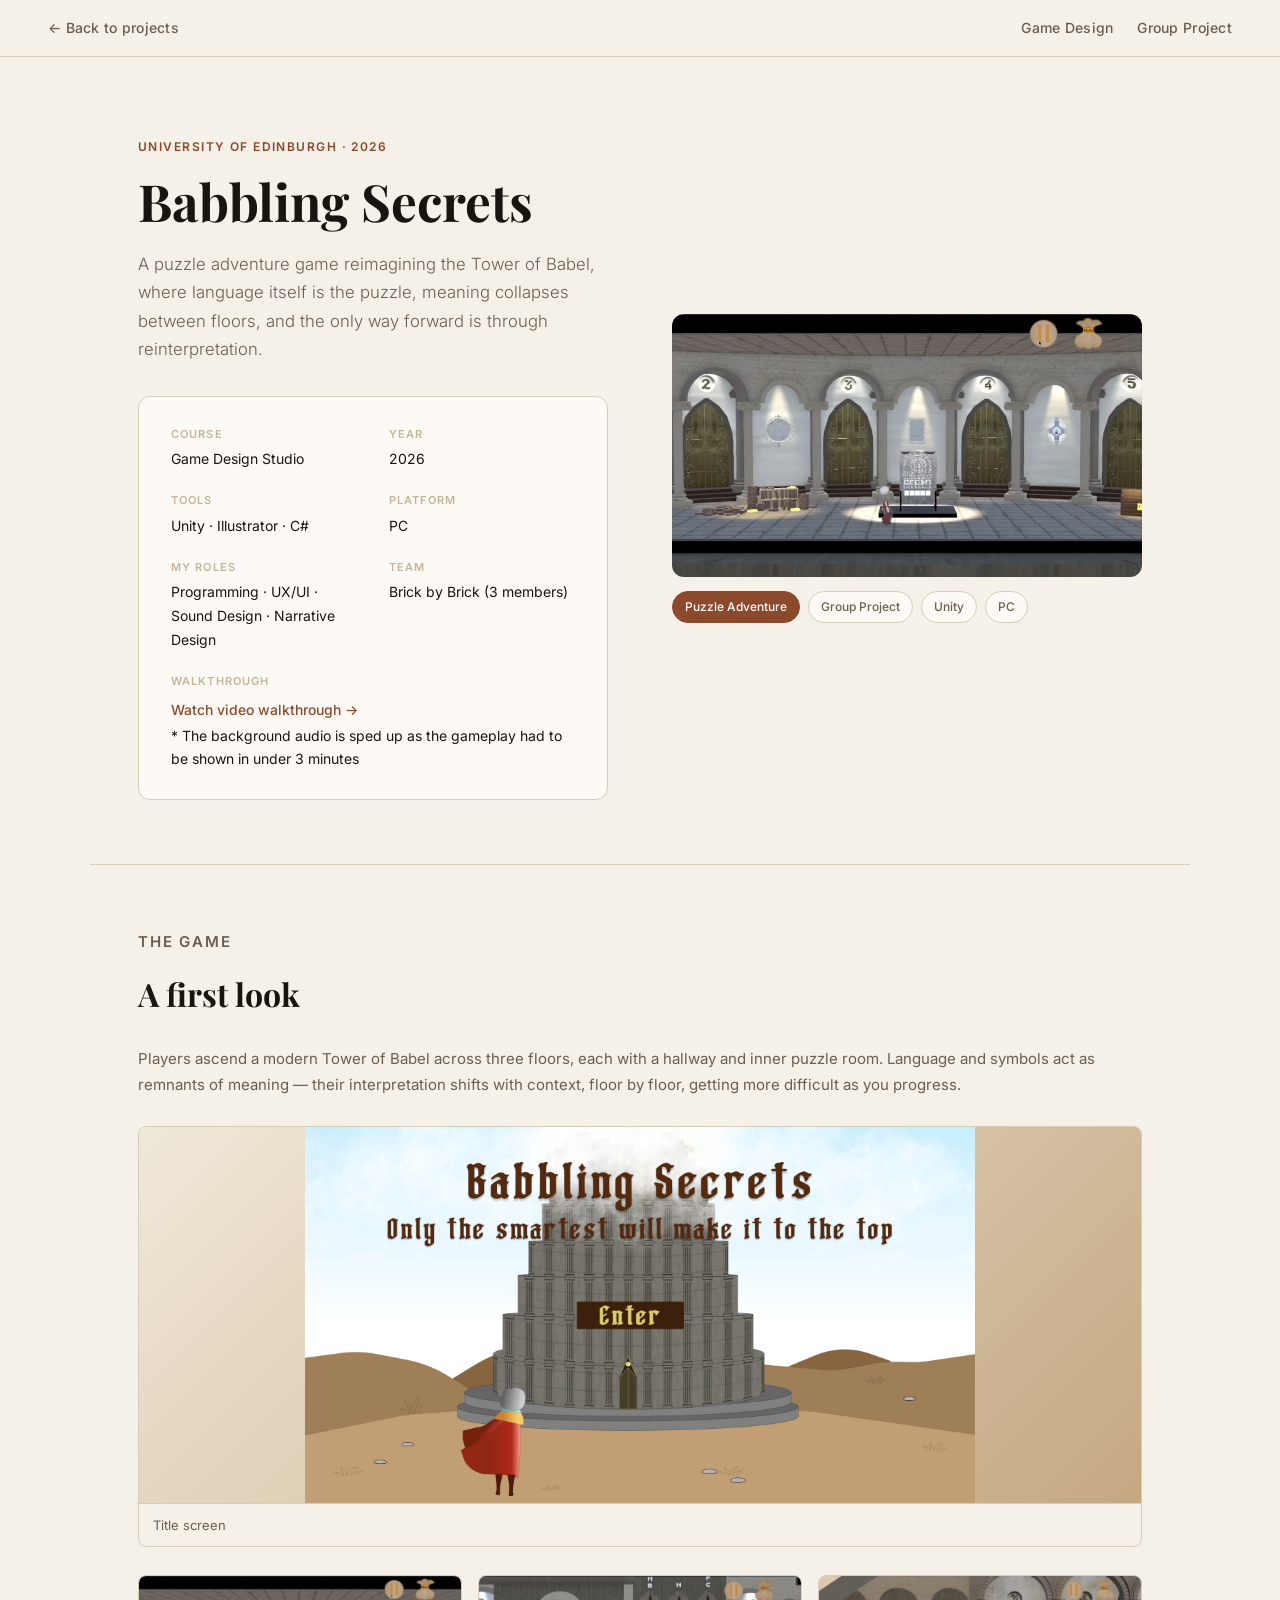
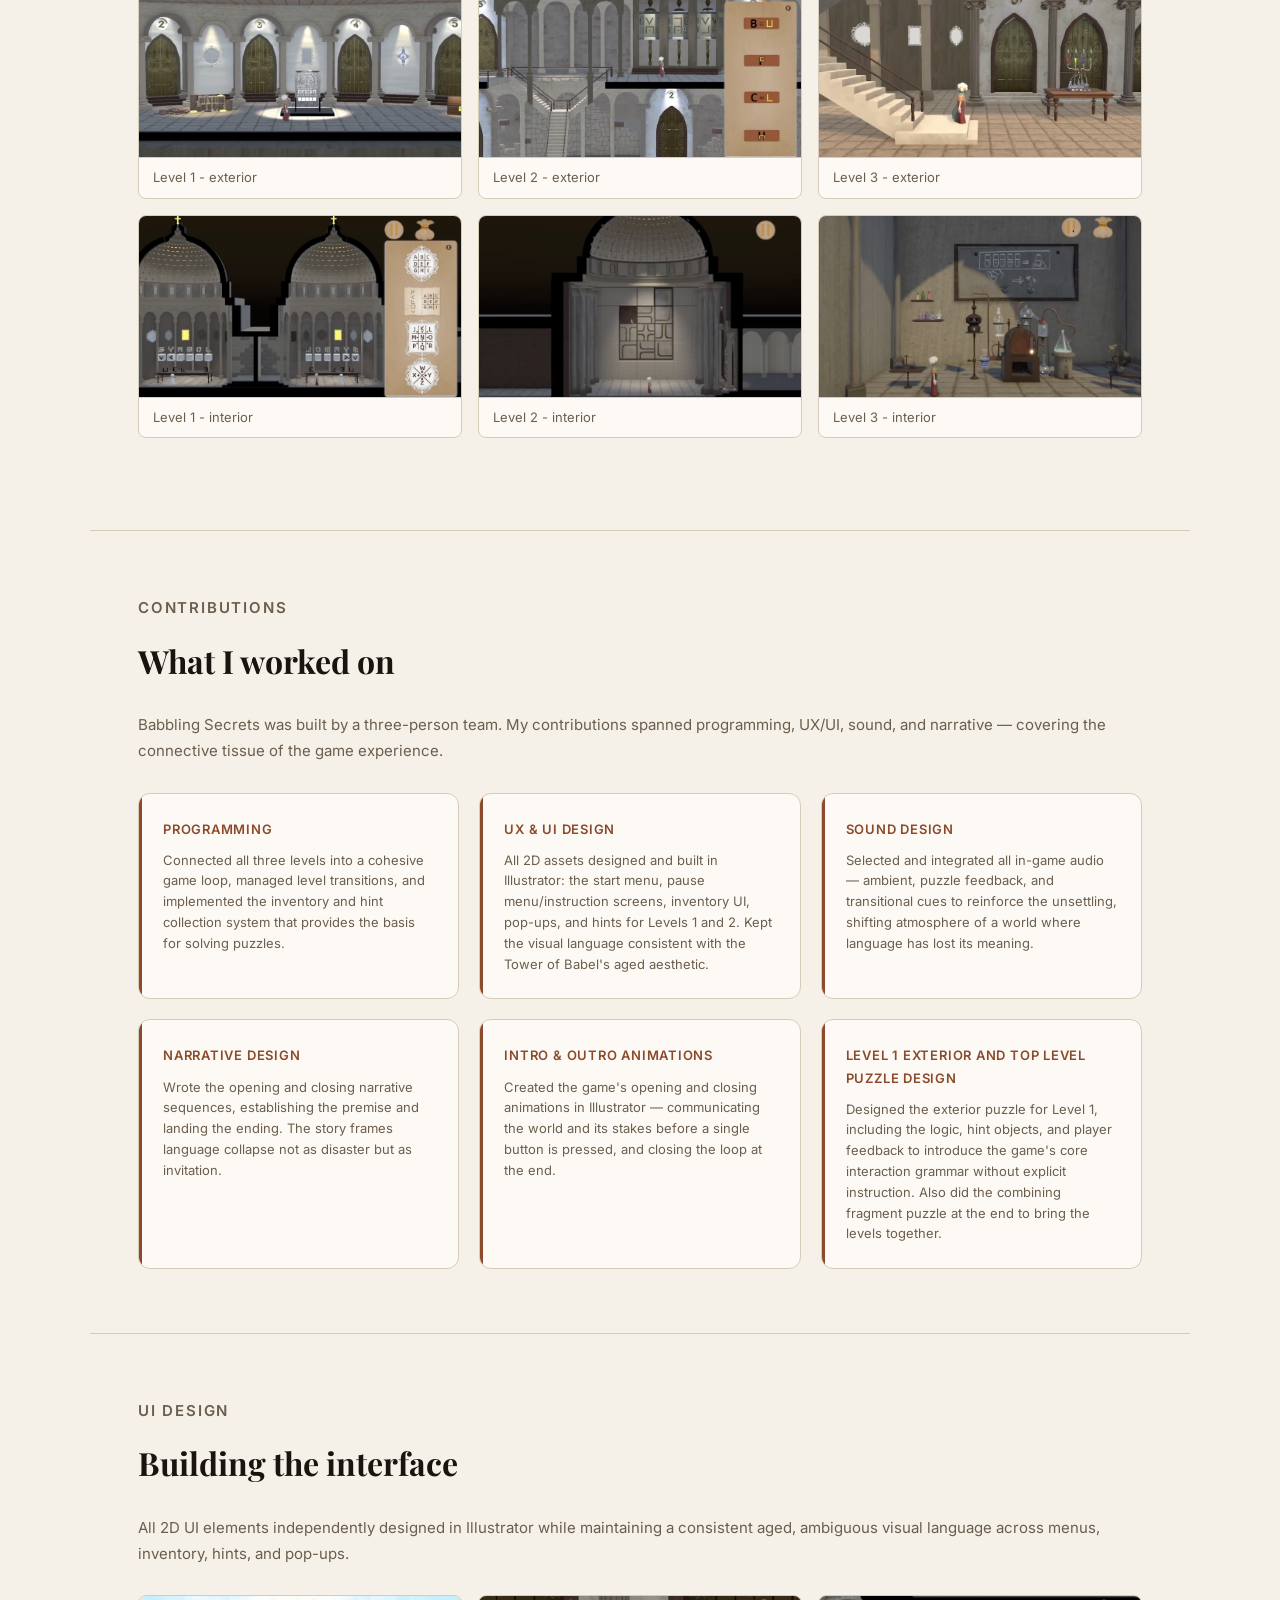
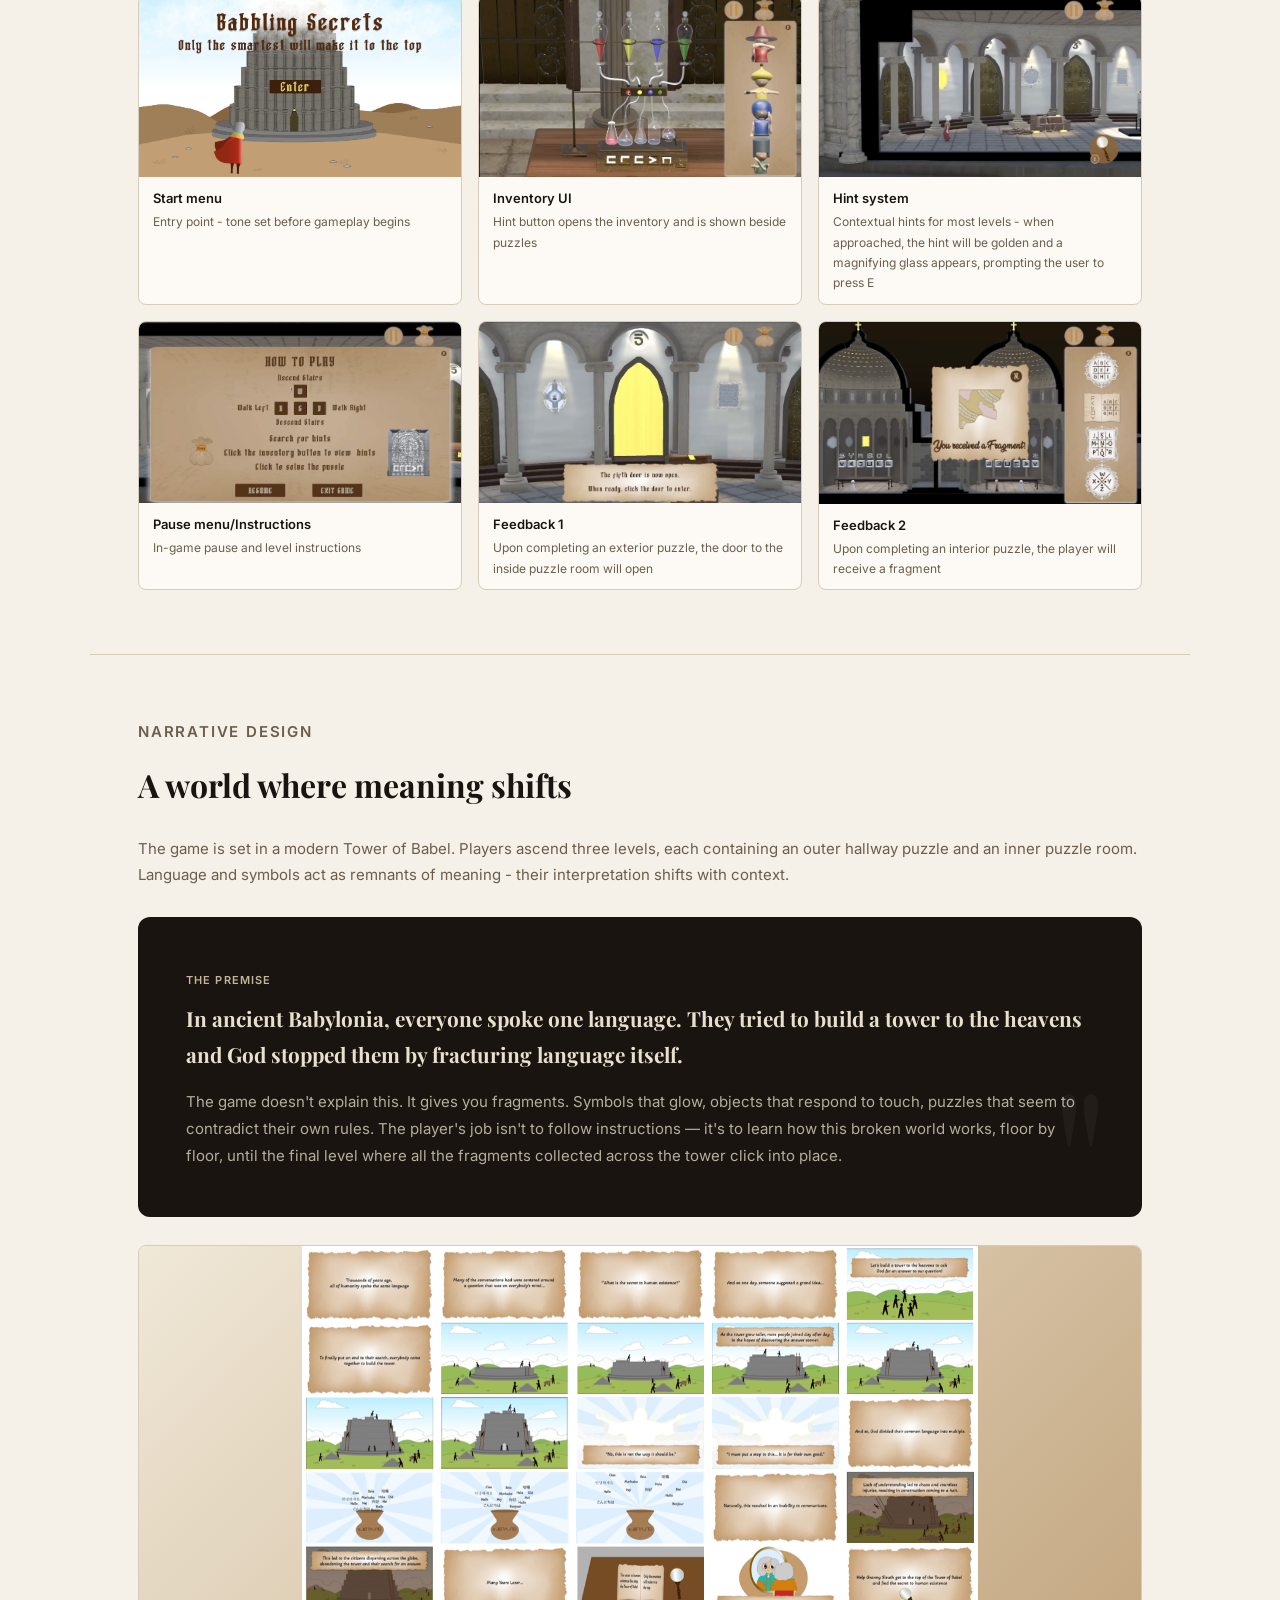
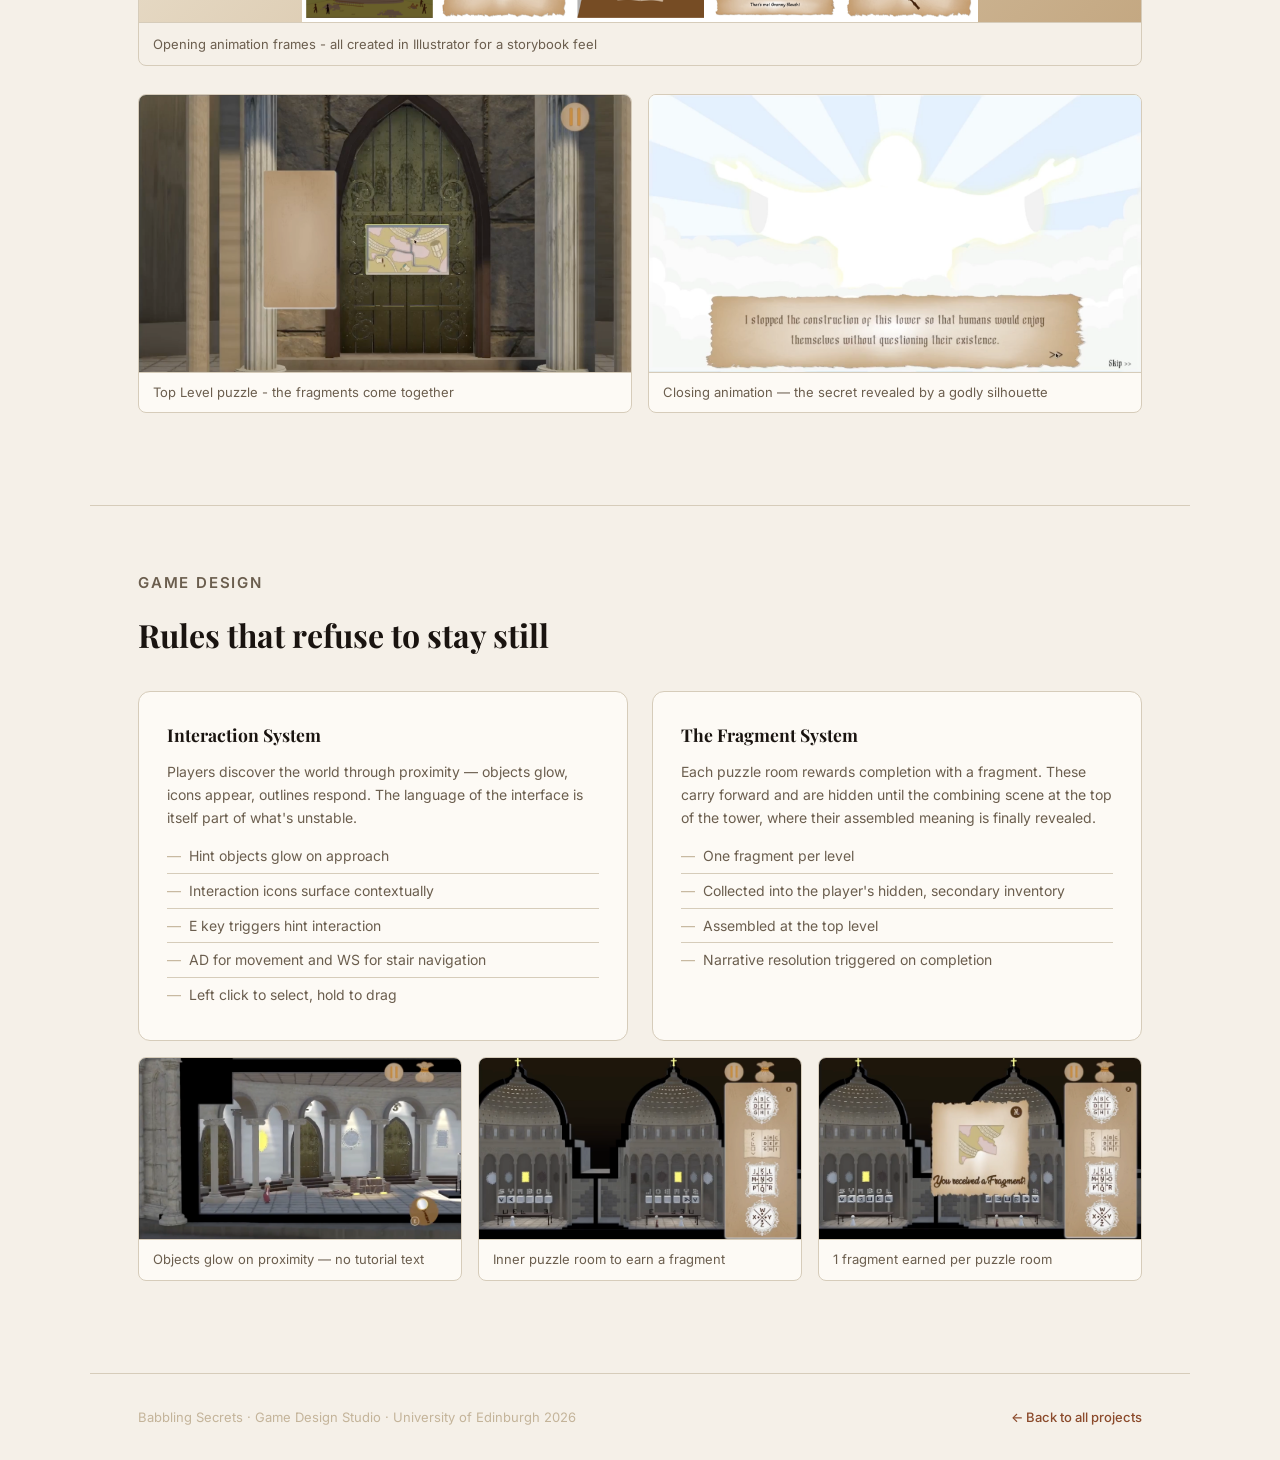
<file: babblingsecrets.html>
<!DOCTYPE html>
<html lang="en">
<head>
  <meta charset="UTF-8"/>
  <meta name="viewport" content="width=device-width, initial-scale=1.0"/>
  <title>Babbling Secrets</title>
  <link href="https://fonts.googleapis.com/css2?family=Playfair+Display:ital,wght@0,700;1,400&family=Inter:wght@300;400;500;600&display=swap" rel="stylesheet"/>
  <style>
    *, *::before, *::after { box-sizing: border-box; margin: 0; padding: 0; }

    :root {
      --sand:      #E8E0CF;
      --parchment: #F5F0E8;
      --stone:     #C4B49A;
      --ink:       #1A1410;
      --rust:      #8B4A2B;
      --muted:     #6B5E4E;
      --card-bg:   #FDFAF5;
      --border:    #D6CCBA;
      --bg-dark:   #1A1410;
    }

    html { scroll-behavior: smooth; }
    body { font-family: 'Inter', sans-serif; background: var(--parchment); color: var(--ink); line-height: 1.7; }

    /* ── NAV ── */
    nav {
      position: sticky; top: 0; z-index: 100;
      background: var(--parchment); border-bottom: 1px solid var(--border);
      padding: 16px 48px;
      display: flex; justify-content: space-between; align-items: center;
    }
    nav a { text-decoration: none; color: var(--muted); font-size: 14px; font-weight: 500; letter-spacing: 0.02em; transition: color 0.2s; }
    nav a:hover { color: var(--rust); }
    .nav-right { display: flex; gap: 24px; }

    /* ── HERO ── */
    .hero {
      padding: 80px 48px 64px; max-width: 1100px; margin: 0 auto;
      display: grid; grid-template-columns: 1fr 1fr;
      gap: 64px; align-items: center;
    }
    .hero-eyebrow { font-size: 12px; font-weight: 600; letter-spacing: 0.12em; text-transform: uppercase; color: var(--rust); margin-bottom: 16px; }
    .hero h1 { font-family: 'Playfair Display', serif; font-size: clamp(2.4rem, 4vw, 3.6rem); font-weight: 700; line-height: 1.1; margin-bottom: 20px; color: var(--ink); }
    .hero-desc { font-size: 1.05rem; color: var(--muted); line-height: 1.7; margin-bottom: 32px; font-weight: 300; }

    .meta-card { background: var(--card-bg); border: 1px solid var(--border); border-radius: 12px; padding: 28px 32px; display: grid; grid-template-columns: 1fr 1fr; gap: 20px 32px; }
    .meta-item label { display: block; font-size: 11px; font-weight: 600; letter-spacing: 0.1em; text-transform: uppercase; color: var(--stone); margin-bottom: 4px; }
    .meta-item p { font-size: 14px; color: var(--ink); }
    .meta-item.full { grid-column: 1 / -1; }
    .meta-link { display: inline-flex; align-items: center; gap: 6px; font-size: 14px; color: var(--rust); text-decoration: none; font-weight: 500; margin-top: 4px; }
    .meta-link:hover { text-decoration: underline; }

    .hero-img-wrap { border-radius: 12px; overflow: hidden; display: flex; align-items: center; justify-content: center; }
    .hero-img-wrap img { width: 100%; height: auto; object-fit: unset; display: block; }
    .tower-placeholder { text-align: center; color: rgba(255,255,255,0.7); padding: 40px; }
    .tower-placeholder p { font-size: 13px; font-style: italic; }

    .badge-row { display: flex; gap: 8px; margin-top: 14px; flex-wrap: wrap; }
    .badge { font-size: 12px; font-weight: 500; padding: 5px 12px; border-radius: 20px; background: var(--card-bg); border: 1px solid var(--border); color: var(--muted); }
    .badge.accent { background: var(--rust); border-color: var(--rust); color: white; }

    /* ── SECTIONS ── */
    .section { max-width: 1100px; margin: 0 auto; padding: 64px 48px; border-top: 1px solid var(--border); }
    .section-eyebrow { font-size: 11px; font-weight: 600; letter-spacing: 0.12em; text-transform: uppercase; color: var(--rust); margin-bottom: 12px; }
    .section h2 { font-family: 'Playfair Display', serif; font-size: clamp(1.6rem, 2.5vw, 2.2rem); font-weight: 700; margin-bottom: 24px; color: var(--ink); }
    .section > p { color: var(--muted); font-size: 15px; line-height: 1.75; max-width: 1100px; }

    /* ── IMAGE GRIDS ── */
    .img-grid-2 { display: grid; grid-template-columns: 1fr 1fr; gap: 16px; margin: 28px 0; }
    .img-grid-3 { display: grid; grid-template-columns: repeat(3,1fr); gap: 16px; margin: 28px 0; }
    .img-grid-4 { display: grid; grid-template-columns: repeat(4,1fr); gap: 12px; margin: 28px 0; }

    .img-card { border-radius: 8px; overflow: hidden; border: 1px solid var(--border); background: var(--card-bg); }
    .img-card-ph { width: 100%; aspect-ratio: 16/9; background: linear-gradient(135deg, #F0E8D8, #DDD0B8); display: flex; align-items: center; justify-content: center; flex-direction: column; gap: 8px; }
    .img-card-ph.tall { aspect-ratio: 3/4; }
    .img-card-ph.square { aspect-ratio: 1/1; }
    .img-card-ph img { width: 100%; height: 100%; object-fit: cover; display: block; }
    .img-card-ph svg { width: 24px; height: 24px; stroke: var(--stone); fill: none; stroke-width: 1.5; stroke-linecap: round; opacity: 0.6; }
    .img-card-ph span { font-size: 12px; color: var(--stone); text-align: center; padding: 0 12px; font-style: italic; }
    .img-caption { padding: 10px 14px; font-size: 13px; color: var(--muted); border-top: 1px solid var(--border); line-height: 1.5; }

    .img-wide { width: 100%; border-radius: 8px; overflow: hidden; border: 1px solid var(--border); margin: 28px 0; }
    .img-wide-ph { width: 100%; aspect-ratio: 16/6; background: linear-gradient(135deg, #F0E8D8, #C4A882); display: flex; align-items: center; justify-content: center; flex-direction: column; gap: 8px; }
    .img-wide-ph img { width: 100%; height: 100%; object-fit: contain; display: block; }
    .img-wide-ph svg { width: 28px; height: 28px; stroke: var(--stone); fill: none; stroke-width: 1.5; opacity: 0.6; }
    .img-wide-ph span { font-size: 12px; color: var(--stone); font-style: italic; }
    .img-wide-caption { padding: 10px 14px; font-size: 13px; color: var(--muted); border-top: 1px solid var(--border); }

    /* ── CARDS ── */
    .two-col { display: grid; grid-template-columns: 1fr 1fr; gap: 24px; margin-top: 28px; }
    .card { background: var(--card-bg); border: 1px solid var(--border); border-radius: 12px; padding: 28px; }
    .card h3 { font-family: 'Playfair Display', serif; font-size: 1.1rem; margin-bottom: 10px; color: var(--ink); }
    .card p { font-size: 14px; color: var(--muted); line-height: 1.65; }
    .card ul { list-style: none; margin-top: 10px; }
    .card ul li { font-size: 14px; color: var(--muted); padding: 5px 0; border-bottom: 1px solid var(--border); display: flex; align-items: flex-start; gap: 8px; }
    .card ul li:last-child { border-bottom: none; }
    .card ul li::before { content: '—'; color: var(--stone); flex-shrink: 0; }

    /* ── ROLE GRID ── */
    .role-grid { display: grid; grid-template-columns: repeat(3, 1fr); gap: 20px; margin-top: 28px; }
    .role-card { background: var(--card-bg); border: 1px solid var(--border); border-radius: 12px; padding: 24px; position: relative; overflow: hidden; }
    .role-card::before { content: ''; position: absolute; top: 0; left: 0; width: 3px; height: 100%; background: var(--rust); }
    .role-card h3 { font-size: 13px; font-weight: 600; letter-spacing: 0.06em; text-transform: uppercase; color: var(--rust); margin-bottom: 10px; }
    .role-card p { font-size: 13px; color: var(--muted); line-height: 1.6; }

    /* ── NARRATIVE BOX ── */
    .narrative-box { background: var(--ink); color: var(--sand); border-radius: 12px; padding: 48px; margin-top: 28px; position: relative; overflow: hidden; }
    .narrative-box::after { content: '"'; position: absolute; bottom: -40px; right: 32px; font-family: 'Playfair Display', serif; font-size: 200px; color: rgba(255,255,255,0.04); line-height: 1; }
    .narrative-box h3 { font-family: 'Playfair Display', serif; font-size: 1.3rem; color: var(--sand); margin-bottom: 16px; }
    .narrative-box p { font-size: 15px; color: rgba(232,224,207,0.75); line-height: 1.8; max-width: 1100px; }
    .story-label { display: inline-block; font-size: 11px; font-weight: 600; letter-spacing: 0.1em; text-transform: uppercase; color: var(--stone); margin-bottom: 12px; }

    /* ── LEVEL ROW ── */
    .level-row { display: grid; grid-template-columns: repeat(4, 1fr); gap: 1px; background: var(--border); border: 1px solid var(--border); border-radius: 12px; overflow: hidden; margin-top: 28px; }
    .level-cell { background: var(--card-bg); padding: 24px 20px; }
    .level-num { font-size: 11px; font-weight: 600; letter-spacing: 0.1em; text-transform: uppercase; color: var(--stone); margin-bottom: 6px; }
    .level-cell h4 { font-family: 'Playfair Display', serif; font-size: 0.95rem; margin-bottom: 8px; color: var(--ink); }
    .level-cell p { font-size: 12px; color: var(--muted); line-height: 1.55; }
    .my-work { display: inline-block; font-size: 11px; font-weight: 600; color: var(--rust); margin-top: 10px; padding: 3px 8px; background: rgba(139,74,43,0.08); border-radius: 4px; }

    /* level image slot */
    .level-img-row { display: grid; grid-template-columns: repeat(4,1fr); gap: 12px; margin-top: 16px; }
    .level-img { border-radius: 8px; overflow: hidden; border: 1px solid var(--border); }
    .level-img-ph { width: 100%; aspect-ratio: 16/9; background: linear-gradient(135deg, #F0E8D8, #DDD0B8); display: flex; align-items: center; justify-content: center; flex-direction: column; gap: 6px; }
    .level-img-ph img { width: 100%; height: 100%; object-fit: cover; display: block; }
    .level-img-ph svg { width: 18px; height: 18px; stroke: var(--stone); fill: none; stroke-width: 1.5; opacity: 0.6; }
    .level-img-ph span { font-size: 10px; color: var(--stone); font-style: italic; text-align: center; padding: 0 4px; }
    .level-img-caption { padding: 6px 10px; font-size: 11px; color: var(--muted); border-top: 1px solid var(--border); }

    /* ── UI SHOWCASE ── */
    .ui-grid { display: grid; grid-template-columns: repeat(3,1fr); gap: 16px; margin-top: 28px; }
    .ui-card { border-radius: 8px; overflow: hidden; border: 1px solid var(--border); background: var(--card-bg); }
    .ui-img { width: 100%; background: linear-gradient(135deg, #F0E8D8, #DDD0B8); overflow: hidden; }
    .ui-img img { width: 100%; height: 100%; object-fit: contain; display: block; }
    .ui-img-ph { width: 100%; height: 100%; display: flex; align-items: center; justify-content: center; flex-direction: column; gap: 8px; }
    .ui-img-ph svg { width: 22px; height: 22px; stroke: var(--stone); fill: none; stroke-width: 1.5; opacity: 0.6; }
    .ui-img-ph span { font-size: 12px; color: var(--stone); font-style: italic; text-align: center; padding: 0 12px; }
    .ui-label { padding: 10px 14px; }
    .ui-label h4 { font-size: 13px; font-weight: 600; color: var(--ink); margin-bottom: 3px; }
    .ui-label p { font-size: 12px; color: var(--muted); }

    /* ── REFLECTION ── */
    .reflection { background: var(--card-bg); border: 1px solid var(--border); border-radius: 12px; padding: 40px; margin-top: 28px; display: grid; grid-template-columns: 1fr 1fr; gap: 40px; }
    .reflection h3 { font-family: 'Playfair Display', serif; font-size: 1.1rem; margin-bottom: 14px; color: var(--ink); }
    .reflection p { font-size: 14px; color: var(--muted); line-height: 1.7; }

    /* ── FOOTER ── */
    footer { border-top: 1px solid var(--border); padding: 32px 48px; max-width: 1100px; margin: 0 auto; display: flex; justify-content: space-between; align-items: center; }
    footer p { font-size: 13px; color: var(--stone); }
    footer a { color: var(--rust); text-decoration: none; font-size: 13px; font-weight: 500; }
    footer a:hover { text-decoration: underline; }

    /* ── RESPONSIVE ── */
    @media (max-width: 768px) {
      nav { padding: 14px 20px; }
      .hero { grid-template-columns: 1fr; gap: 40px; padding: 48px 20px 40px; }
      .section { padding: 48px 20px; }
      .two-col, .reflection { grid-template-columns: 1fr; }
      .role-grid { grid-template-columns: 1fr; }
      .level-row, .level-img-row { grid-template-columns: 1fr 1fr; }
      .img-grid-3, .ui-grid { grid-template-columns: 1fr 1fr; }
      .img-grid-4 { grid-template-columns: 1fr 1fr; }
      footer { flex-direction: column; gap: 12px; padding: 24px 20px; }
    }
    @media (max-width: 480px) {
      .img-grid-2, .img-grid-3 { grid-template-columns: 1fr; }
      .level-row, .level-img-row { grid-template-columns: 1fr; }
    }
  </style>
</head>
<body>

<!-- NAV -->
<nav>
  <a href="index.html">← Back to projects</a>
  <div class="nav-right">
    <a href="#">Game Design</a>
    <a href="#">Group Project</a>
  </div>
</nav>

<!-- HERO -->
<section class="hero">
  <div>
    <p class="hero-eyebrow">University of Edinburgh · 2026</p>
    <h1>Babbling Secrets</h1>
    <p class="hero-desc">A puzzle adventure game reimagining the Tower of Babel, where language itself is the puzzle, meaning collapses between floors, and the only way forward is through reinterpretation.</p>

    <div class="meta-card">
      <div class="meta-item">
        <label>Course</label>
        <p>Game Design Studio</p>
      </div>
      <div class="meta-item">
        <label>Year</label>
        <p>2026</p>
      </div>
      <div class="meta-item">
        <label>Tools</label>
        <p>Unity · Illustrator · C#</p>
      </div>
      <div class="meta-item">
        <label>Platform</label>
        <p>PC</p>
      </div>
      <div class="meta-item">
        <label>My Roles</label>
        <p>Programming · UX/UI · Sound Design · Narrative Design</p>
      </div>
      <div class="meta-item">
        <label>Team</label>
        <p>Brick by Brick (3 members)</p>
      </div>
      <div class="meta-item full">
        <label>Walkthrough</label>
        <a class="meta-link" href="https://media.ed.ac.uk/media/Babbling+Secrets+Walkthrough/1_z545evdo" target="_blank">Watch video walkthrough →</a>
        <br> 
        <p>* The background audio is sped up as the gameplay had to be shown in under 3 minutes</p>
      </div>
    </div>
  </div>

  <div>
    <div class="hero-img-wrap">
      <!-- Replace with: <img src="bs-hero.png" alt="Babbling Secrets screenshot"> -->
      <img src="bs_level1.png" alt="Babbling Secrets screenshot">
    </div>
    <div class="badge-row">
      <span class="badge accent">Puzzle Adventure</span>
      <span class="badge">Group Project</span>
      <span class="badge">Unity</span>
      <span class="badge">PC</span>
    </div>
  </div>
</section>

<!-- OVERVIEW SCREENSHOTS -->
<section class="section">
  <p class="section-eyebrow">The Game</p>
  <h2>A first look</h2>
  <p>Players ascend a modern Tower of Babel across three floors, each with a hallway and inner puzzle room. Language and symbols act as remnants of meaning — their interpretation shifts with context, floor by floor, getting more difficult as you progress.</p>

  <div class="img-wide">
    <div class="img-wide-ph">
      <!-- Replace with: <img src="bs-overview.png" alt="Game overview / title screen"> -->
      <img src="bs_title.png" alt="Title Screen">
    </div>
    <div class="img-wide-caption">Title screen</div>
  </div>

  <div class="img-grid-3">
    <div class="img-card">
      <div class="img-card-ph">
        <!-- Replace with: <img src="bs-level1.png" alt="Level 1 gameplay"> -->
        <img src="bs_level1.png" alt="Level 1 gameplay">
      </div>
      <div class="img-caption">Level 1 - exterior</div>
    </div>

    <div class="img-card">
      <div class="img-card-ph">
        <img src="bs_level2.png" alt="Level 2 gameplay">
      </div>
      <div class="img-caption">Level 2 - exterior</div>
    </div>

    <div class="img-card">
      <div class="img-card-ph">
        <img src="bs_level3.png" alt="Level 3 gameplay">
      </div>
      <div class="img-caption">Level 3 - exterior</div>
    </div>

    <div class="img-card">
      <div class="img-card-ph">
        <!-- Replace with: <img src="bs-level1.png" alt="Level 1 gameplay"> -->
        <img src="bs_level1in.png" alt="Level 1 gameplay">
      </div>
      <div class="img-caption">Level 1 - interior</div>
    </div>

    <div class="img-card">
      <div class="img-card-ph">
        <img src="bs_level2in.png" alt="Level 2 gameplay">
      </div>
      <div class="img-caption">Level 2 - interior</div>
    </div>

    <div class="img-card">
      <div class="img-card-ph">
        <img src="bs_level3in.png" alt="Level 3 gameplay">
      </div>
      <div class="img-caption">Level 3 - interior</div>
    </div>

    
  </div>
</section>

<!-- MY ROLES -->
<section class="section">
  <p class="section-eyebrow">Contributions</p>
  <h2>What I worked on</h2>
  <p>Babbling Secrets was built by a three-person team. My contributions spanned programming, UX/UI, sound, and narrative — covering the connective tissue of the game experience.</p>

  <div class="role-grid">
    <div class="role-card">
      <h3>Programming</h3>
      <p>Connected all three levels into a cohesive game loop, managed level transitions, and implemented the inventory and hint collection system that provides the basis for solving puzzles.</p>
    </div>
    <div class="role-card">
      <h3>UX & UI Design</h3>
      <p>All 2D assets designed and built in Illustrator: the start menu, pause menu/instruction screens, inventory UI, pop-ups, and hints for Levels 1 and 2. Kept the visual language consistent with the Tower of Babel's aged aesthetic.</p>
    </div>
    <div class="role-card">
      <h3>Sound Design</h3>
      <p>Selected and integrated all in-game audio — ambient, puzzle feedback, and transitional cues to reinforce the unsettling, shifting atmosphere of a world where language has lost its meaning.</p>
    </div>
    <div class="role-card">
      <h3>Narrative Design</h3>
      <p>Wrote the opening and closing narrative sequences, establishing the premise and landing the ending. The story frames language collapse not as disaster but as invitation.</p>
    </div>
    <div class="role-card">
      <h3>Intro & Outro Animations</h3>
      <p>Created the game's opening and closing animations in Illustrator — communicating the world and its stakes before a single button is pressed, and closing the loop at the end.</p>
    </div>
    <div class="role-card">
      <h3>Level 1 exterior and top level Puzzle Design</h3>
      <p>Designed the exterior puzzle for Level 1, including the logic, hint objects, and player feedback to introduce the game's core interaction grammar without explicit instruction. Also did the combining fragment puzzle at the end to bring the levels together. </p>
    </div>
  </div>
</section>

<!-- UI SHOWCASE -->
<section class="section">
  <p class="section-eyebrow">UI Design</p>
  <h2>Building the interface</h2>
  <p>All 2D UI elements independently designed in Illustrator while maintaining a consistent aged, ambiguous visual language across menus, inventory, hints, and pop-ups.</p>

  <div class="ui-grid">
    <div class="ui-card">
      <div class="ui-img">

        <img src="bs_title.png" alt="Start menu UI">
      </div>
      <div class="ui-label">
        <h4>Start menu</h4>
        <p>Entry point - tone set before gameplay begins</p>
      </div>
    </div>

    <div class="ui-card">
      <div class="ui-img">
        <!-- Replace with: <img src="bs-ui-inventory.png" alt="Inventory UI"> -->
        <img src="bs_inventory.png" alt="Inventory UI">
      </div>
      <div class="ui-label">
        <h4>Inventory UI</h4>
        <p>Hint button opens the inventory and is shown beside puzzles</p>
      </div>
    </div>

    <div class="ui-card">
      <div class="ui-img">
         <img src="bs_hint.png" alt="Hint UI">
      </div>
      <div class="ui-label">
        <h4>Hint system</h4>
        <p>Contextual hints for most levels - when approached, the hint will be golden and a magnifying glass appears, prompting the user to press E</p>
      </div>
    </div>

    <div class="ui-card">
      <div class="ui-img">
        <img src="bs_instructions.png" alt="Pause menu">
      </div>
      <div class="ui-label">
        <h4>Pause menu/Instructions</h4>
        <p>In-game pause and level instructions</p>
      </div>
    </div>


    <div class="ui-card">
      <div class="ui-img">
        <img src="bs_door.png" alt="Door Open">
      </div>
      <div class="ui-label">
        <h4>Feedback 1</h4>
        <p>Upon completing an exterior puzzle, the door to the inside puzzle room will open</p>
      </div>
    </div>


    <div class="ui-card">
      <div class="ui-img">
        <img src="bs_fragmentA.png" alt="Fragment Received">
      </div>
      <div class="ui-label">
        <h4>Feedback 2</h4>
        <p>Upon completing an interior puzzle, the player will receive a fragment</p>
      </div>
    </div>
  </div>

</section>

<!-- NARRATIVE -->
<section class="section">
  <p class="section-eyebrow">Narrative Design</p>
  <h2>A world where meaning shifts</h2>
  <p>The game is set in a modern Tower of Babel. Players ascend three levels, each containing an outer hallway puzzle and an inner puzzle room. Language and symbols act as remnants of meaning - their interpretation shifts with context.</p>

  <div class="narrative-box">
    <span class="story-label">The premise</span>
    <h3>In ancient Babylonia, everyone spoke one language. They tried to build a tower to the heavens and God stopped them by fracturing language itself.</h3>
    <p style="margin-top: 16px;">The game doesn't explain this. It gives you fragments. Symbols that glow, objects that respond to touch, puzzles that seem to contradict their own rules. The player's job isn't to follow instructions — it's to learn how this broken world works, floor by floor, until the final level where all the fragments collected across the tower click into place.</p>
  </div>

  <div class="img-wide">
    <div class="img-wide-ph">
      <!-- Replace with: <img src="bs-overview.png" alt="Game overview / title screen"> -->
      <img src="bs_beginningANIM.png" alt="Title Screen">
    </div>
    <div class="img-wide-caption">Opening animation frames - all created in Illustrator for a storybook feel</div>
  </div>

  <div class="img-grid-2" style="margin-top: 28px;">
    <div class="img-card">
      <div class="img-card-ph">
        <!-- Replace with: <img src="bs-intro-anim.png" alt="Intro animation"> -->
        <img src="bs_toppuzzle.png" alt="Fragment Puzzle">
      </div>
      <div class="img-caption">Top Level puzzle - the fragments come together</div>
    </div>
    <div class="img-card">
      <div class="img-card-ph">
        <!-- Replace with: <img src="bs-outro-anim.png" alt="Outro animation"> -->
        <img src="bs_outro.png" alt="Outro Screen">
      </div>
      <div class="img-caption">Closing animation — the secret revealed by a godly silhouette</div>
    </div>
  </div>
</section>

<!-- LEVEL STRUCTURE 
<section class="section">
  <p class="section-eyebrow">Game Structure</p>
  <h2>The Tower, floor by floor</h2>
  <p>Three levels plus a combining room at the top. Difficulty increases as language meanings destabilise further with each floor.</p>

  <div class="level-row">
    <div class="level-cell">
      <p class="level-num">Level 1</p>
      <h4>Inside the Tower</h4>
      <p>Interior environment. Introduces the interaction grammar through the hallway and puzzle room.</p>
      <span class="my-work">My puzzles + hints</span>
    </div>
    <div class="level-cell">
      <p class="level-num">Level 2</p>
      <h4>Outside & In</h4>
      <p>Exterior and interior sections. New spatial grammar, escalating language ambiguity.</p>
      <span class="my-work">My hints</span>
    </div>
    <div class="level-cell">
      <p class="level-num">Level 3</p>
      <h4>Outside & In</h4>
      <p>The hardest floor — language rules shift most dramatically through colour.</p>
      <span class="my-work">UI + sound</span>
    </div>
    <div class="level-cell">
      <p class="level-num">Top Level</p>
      <h4>The Combining Scene</h4>
      <p>All three fragments unite. The tower's secret is revealed. Narrative closes.</p>
      <span class="my-work">Fragment Puzzle/span>
    </div>
  </div> 

  
  <div class="level-img-row">
    <div class="level-img">
      <div class="level-img-ph">

        <svg viewBox="0 0 24 24"><rect x="3" y="3" width="18" height="18" rx="2"/></svg>
        <span>bs-lv1-shot.png</span>
      </div>
      <div class="level-img-caption">Level 1</div>
    </div>
    <div class="level-img">
      <div class="level-img-ph">

        <svg viewBox="0 0 24 24"><rect x="3" y="3" width="18" height="18" rx="2"/></svg>
        <span>bs-lv2-shot.png</span>
      </div>
      <div class="level-img-caption">Level 2</div>
    </div>
    <div class="level-img">
      <div class="level-img-ph">

        <svg viewBox="0 0 24 24"><rect x="3" y="3" width="18" height="18" rx="2"/></svg>
        <span>bs-lv3-shot.png</span>
      </div>
      <div class="level-img-caption">Level 3</div>
    </div>
    <div class="level-img">
      <div class="level-img-ph">

        <svg viewBox="0 0 24 24"><circle cx="12" cy="12" r="10"/></svg>
        <span>bs-top-shot.png</span>
      </div>
      <div class="level-img-caption">Combining room</div>
    </div>
  </div>
</section> -->

<!-- GAME DESIGN -->
<section class="section">
  <p class="section-eyebrow">Game Design</p>
  <h2>Rules that refuse to stay still</h2>

  <div class="two-col">
    <div class="card">
      <h3>Interaction System</h3>
      <p>Players discover the world through proximity — objects glow, icons appear, outlines respond. The language of the interface is itself part of what's unstable.</p>
      <ul>
        <li>Hint objects glow on approach</li>
        <li>Interaction icons surface contextually</li>
        <li>E key triggers hint interaction</li>
        <li>AD for movement and WS for stair navigation</li>
        <li>Left click to select, hold to drag</li>
      </ul>
    </div>
    <div class="card">
      <h3>The Fragment System</h3>
      <p>Each puzzle room rewards completion with a fragment. These carry forward and are hidden until the combining scene at the top of the tower, where their assembled meaning is finally revealed.</p>
      <ul>
        <li>One fragment per level</li>
        <li>Collected into the player's hidden, secondary inventory</li>
        <li>Assembled at the top level</li>
        <li>Narrative resolution triggered on completion</li>
      </ul>
    </div>
  </div>

  <div class="img-grid-3" style="margin-top: 16px;">

    <div class="img-card">
      <div class="img-card-ph">
        <!-- Replace with: <img src="bs-glow.png" alt="Glowing hint object"> -->
        <img src="bs_hint.png" alt="Glowing hint object and magnifying glass pop-up">
      </div>
      <div class="img-caption">Objects glow on proximity — no tutorial text</div>
    </div>

    <div class="img-card">
      <div class="img-card-ph">
        <!-- Replace with: <img src="bs-fragment.png" alt="Fragment item"> -->
        <img src="bs_level1in.png" alt="Inner Puzzle Room">
      </div>
      <div class="img-caption">Inner puzzle room to earn a fragment</div>
    </div>

    <div class="img-card">
      <div class="img-card-ph">
        <!-- Replace with: <img src="bs-puzzle-solve.png" alt="Puzzle being solved"> -->
        <img src="bs_fragmentA.png" alt="Fragment Received">
      </div>
      <div class="img-caption"> 1 fragment earned per puzzle room</div>
    </div>
  </div>
</section>

<!-- REFLECTION 
<section class="section">
  <p class="section-eyebrow">Reflection</p>
  <h2>What I took away</h2>
  <div class="reflection">
    <div>
      <h3>On the animations</h3>
      <p>The opening and closing animations were graded as "simple and average" — which stung, but was fair. They communicated the premise clearly but didn't take a visual risk. Looking back, I'd push the aesthetic further: the Tower of Babel is a rich visual subject and the animations played it too safe. The lesson: clarity and ambition aren't opposites.</p>
    </div>
    <div>
      <h3>On connecting systems</h3>
      <p>Wiring three separately-built levels into a single coherent game loop taught me more about Unity's scene management than any tutorial. The hardest part wasn't the code — it was making sure three people's design decisions felt like one game. That's a systems-thinking problem as much as a programming one.</p>
    </div>
  </div>
</section> -->

<!-- FOOTER -->
<footer>
  <p>Babbling Secrets · Game Design Studio · University of Edinburgh 2026</p>
  <a href="index.html">← Back to all projects</a>
</footer>

</body>
</html>
</file>
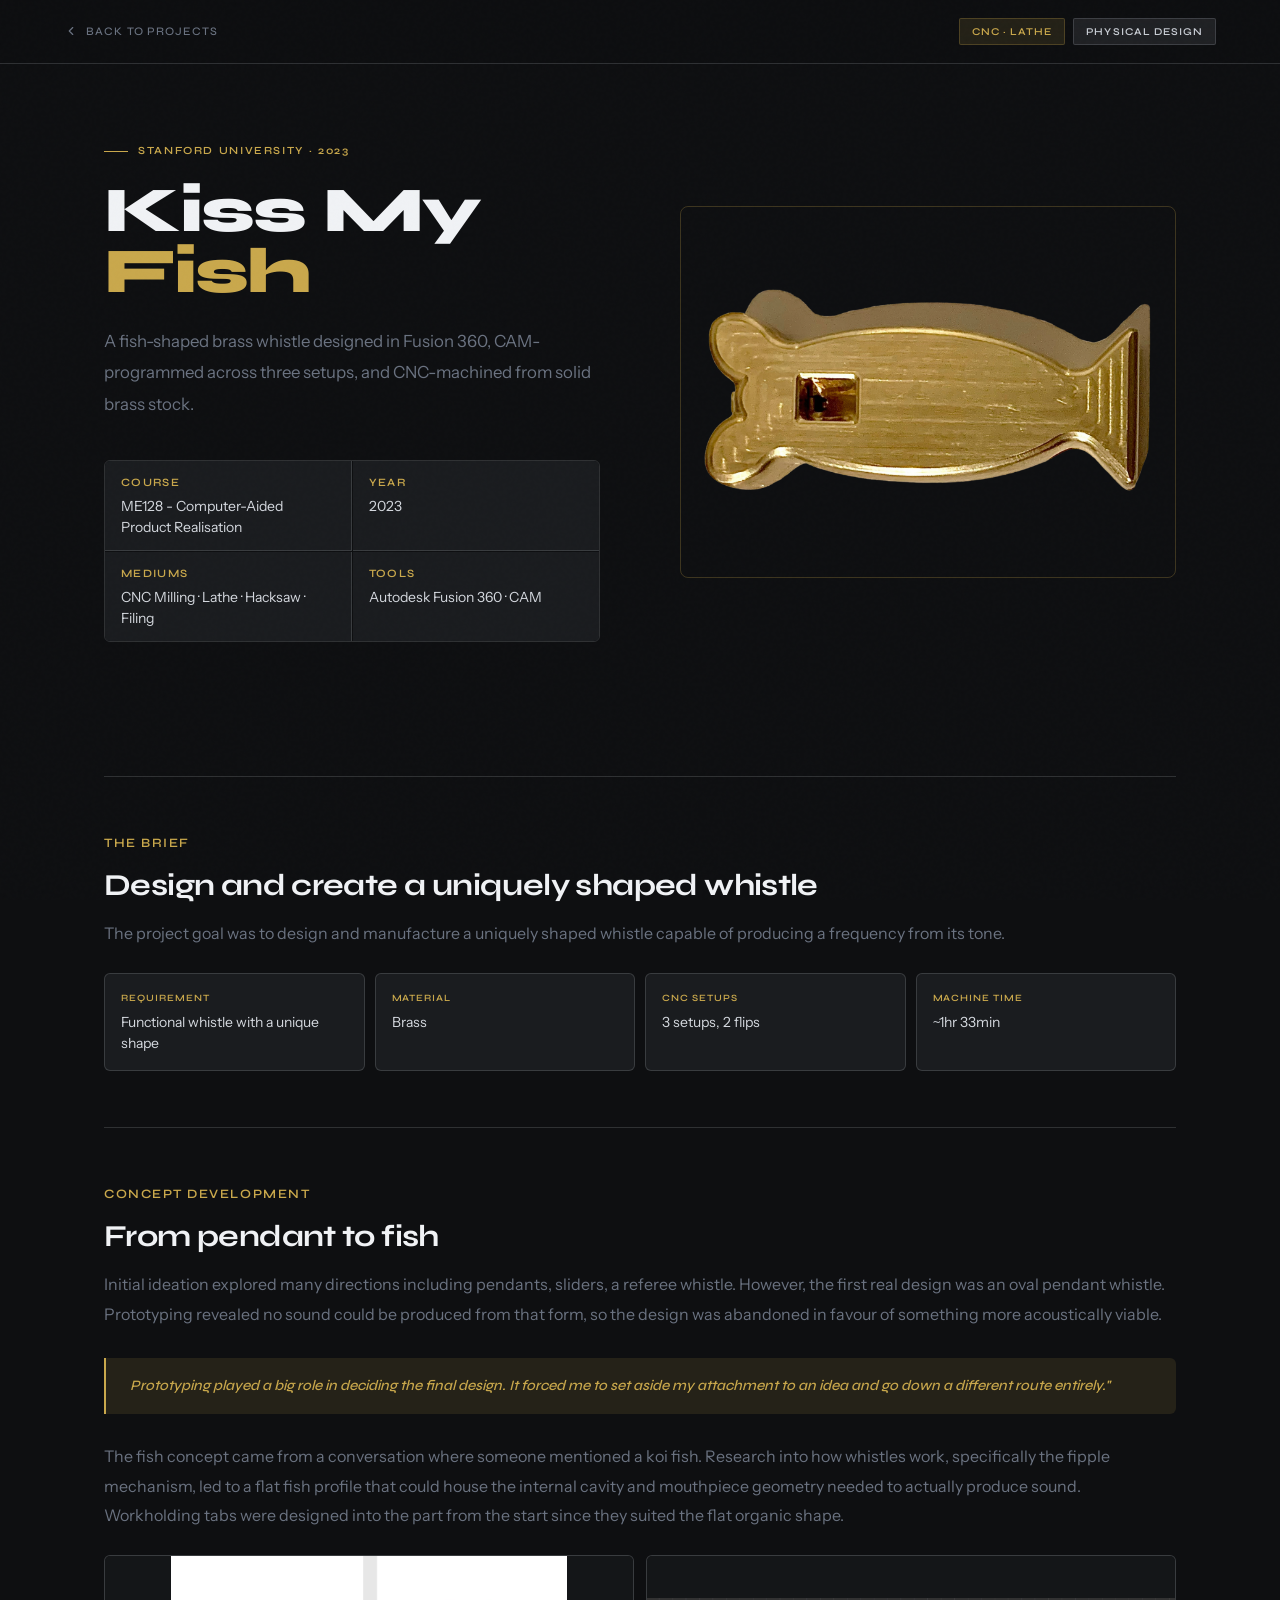
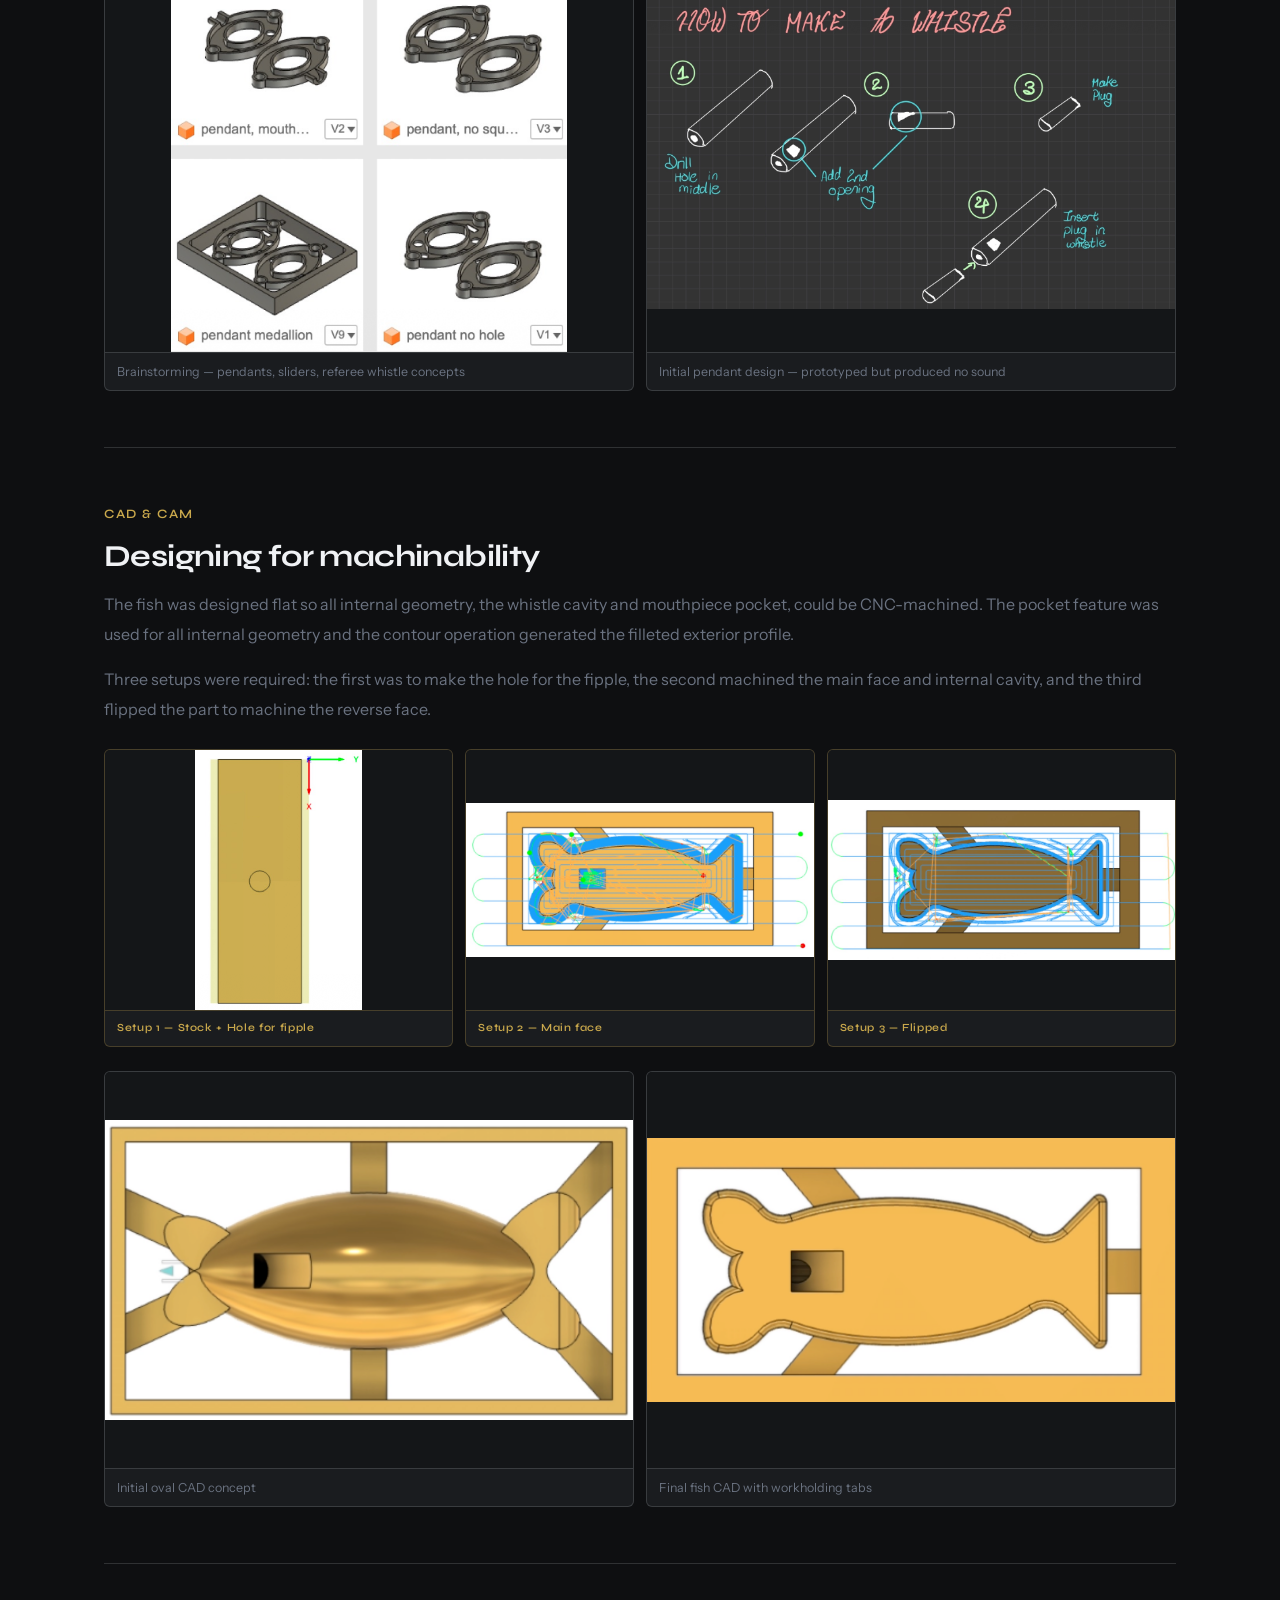
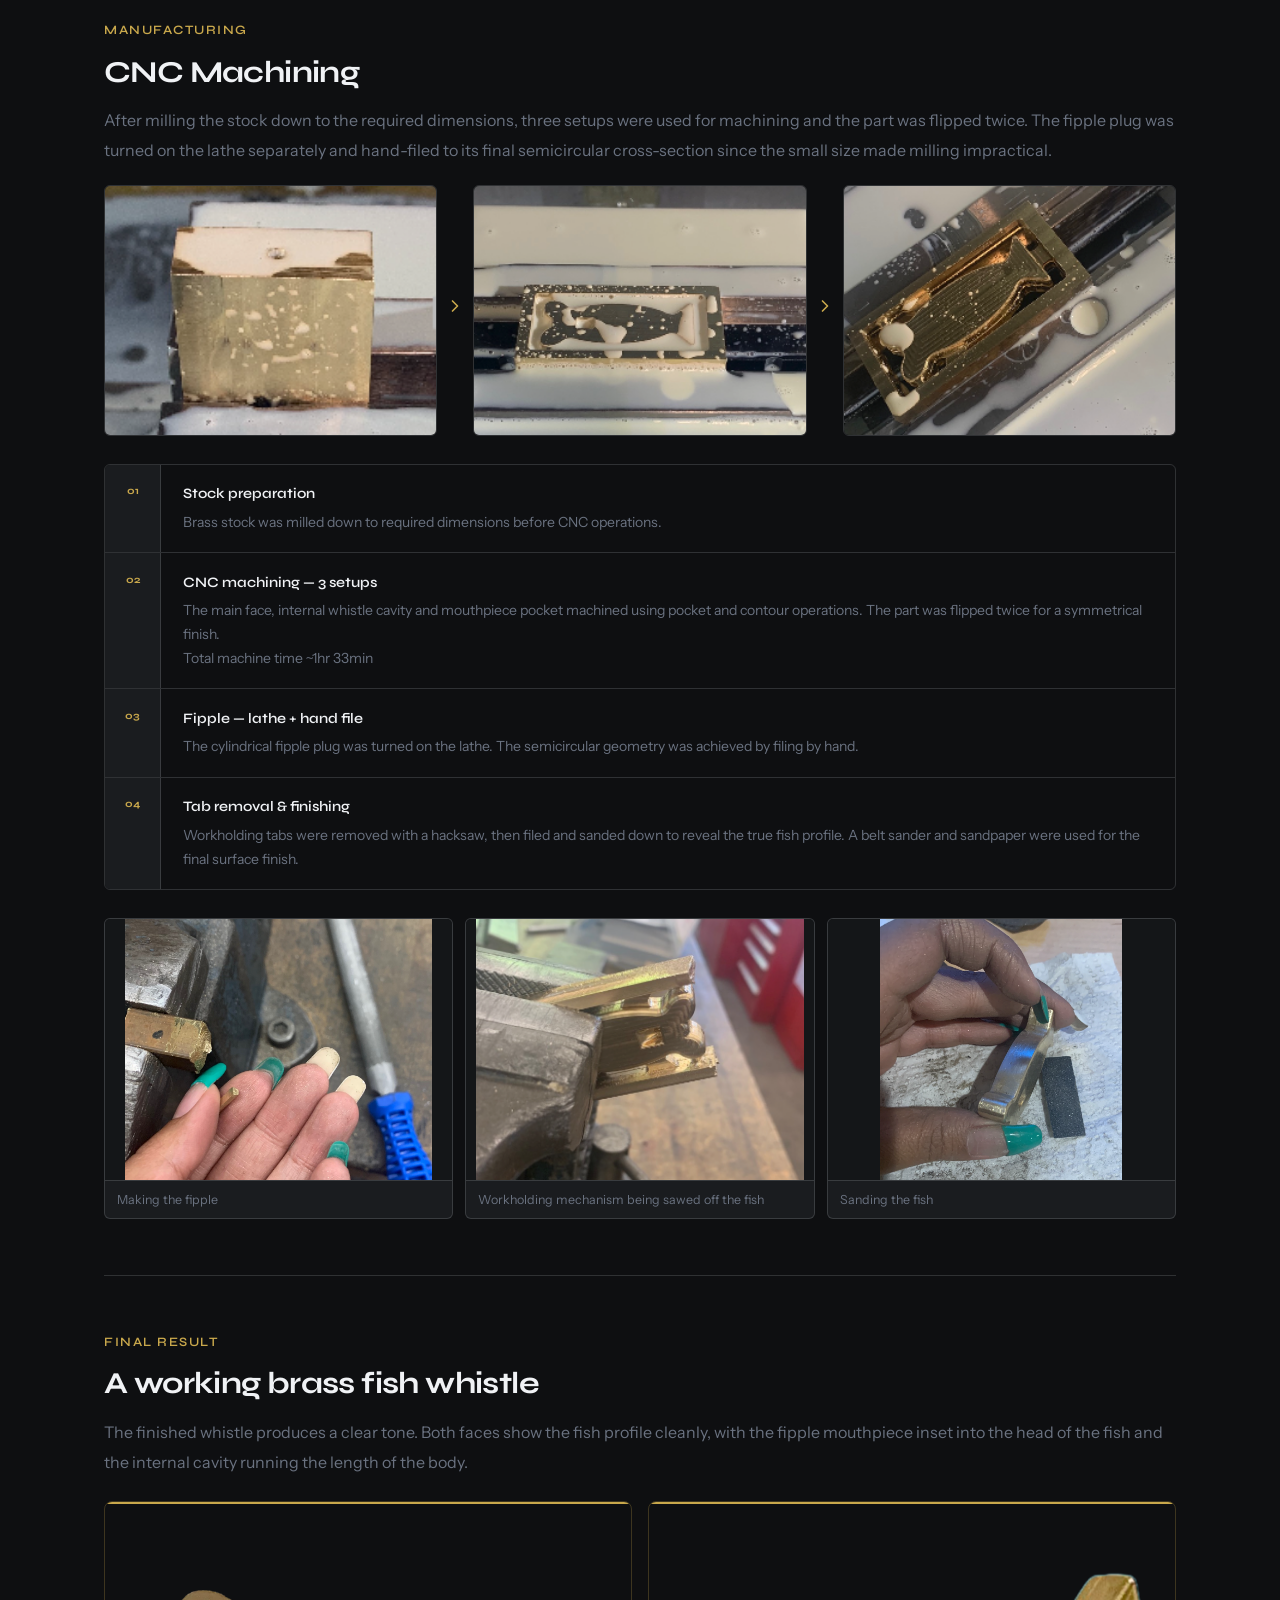
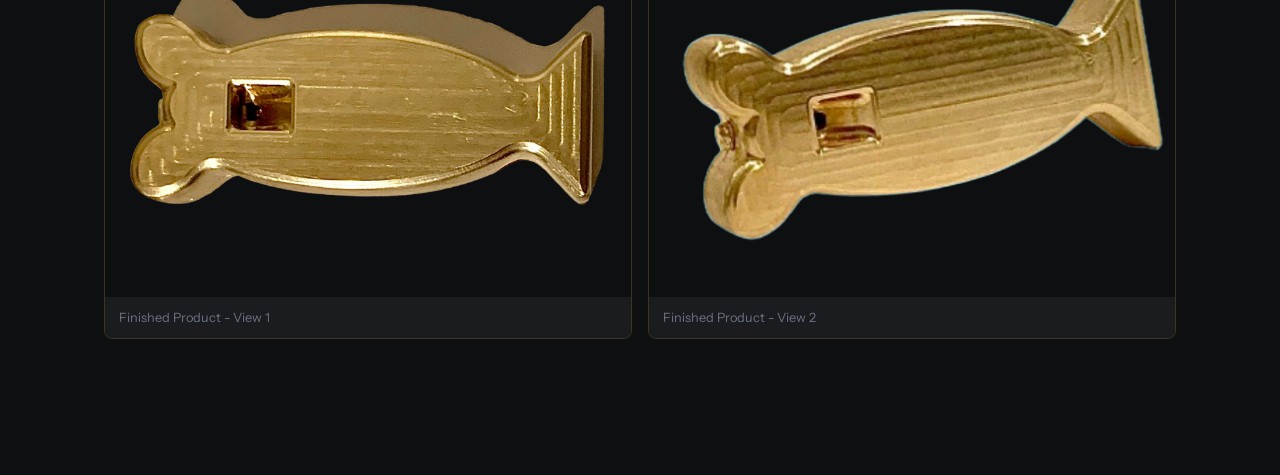
<file: kissmyfish.html>
<!DOCTYPE html>
<html lang="en">
<head>
  <meta charset="UTF-8">
  <meta name="viewport" content="width=device-width, initial-scale=1.0">
  <title>Kiss My Fish — Case Study</title>
  <link href="https://fonts.googleapis.com/css2?family=Syne:wght@400;500;600;700;800&family=Instrument+Sans:ital,wght@0,300;0,400;0,500;1,300&display=swap" rel="stylesheet">
  <style>
    *, *::before, *::after { margin: 0; padding: 0; box-sizing: border-box; }

    :root {
      --gold:         #C9A84C;
      --gold-dim:     rgba(201, 168, 76, 0.12);
      --gold-border:  rgba(201, 168, 76, 0.25);
      --silver:       #C8CDD4;
      --silver-dim:   rgba(200, 205, 212, 0.1);
      --silver-border:rgba(200, 205, 212, 0.18);
      --bg:           #0e0f11;
      --bg-2:         #141618;
      --bg-card:      #1a1c1f;
      --text:         #d4d8de;
      --muted:        #6a7280;
      --white:        #f0f2f5;
    }

    html { scroll-behavior: smooth; }

    body {
      font-family: 'Instrument Sans', sans-serif;
      background: var(--bg);
      color: var(--text);
      line-height: 1.7;
    }

    body::after {
      content: '';
      position: fixed; inset: 0;
      background-image: url("data:image/svg+xml,%3Csvg viewBox='0 0 256 256' xmlns='http://www.w3.org/2000/svg'%3E%3Cfilter id='noise'%3E%3CfeTurbulence type='fractalNoise' baseFrequency='0.9' numOctaves='4' stitchTiles='stitch'/%3E%3C/filter%3E%3Crect width='100%25' height='100%25' filter='url(%23noise)' opacity='0.03'/%3E%3C/svg%3E");
      pointer-events: none; z-index: 998; opacity: 0.4;
    }

    /* ── NAV ── */
    nav {
      position: fixed; top: 0; left: 0; right: 0; z-index: 100;
      padding: 1.1rem 5%;
      display: flex; align-items: center; justify-content: space-between;
      background: rgba(14,15,17,0.92);
      backdrop-filter: blur(16px);
      border-bottom: 1px solid var(--silver-border);
    }
    .back {
      display: flex; align-items: center; gap: 8px;
      font-family: 'Syne', sans-serif; font-size: 0.72rem; font-weight: 500;
      color: var(--muted); text-decoration: none;
      letter-spacing: 0.08em; text-transform: uppercase; transition: color 0.2s;
    }
    .back:hover { color: var(--gold); }
    .back svg { width: 14px; height: 14px; stroke: currentColor; fill: none; stroke-width: 2; stroke-linecap: round; stroke-linejoin: round; }

    .nav-tags { display: flex; gap: 8px; }
    .nav-tag {
      font-family: 'Syne', sans-serif; font-size: 0.65rem; font-weight: 600;
      letter-spacing: 0.1em; text-transform: uppercase; padding: 4px 12px; border-radius: 2px;
    }
    .tag-gold   { background: var(--gold-dim);   color: var(--gold);   border: 1px solid var(--gold-border); }
    .tag-silver { background: var(--silver-dim);  color: var(--silver); border: 1px solid var(--silver-border); }

    /* ── HERO ── */
    .hero {
      padding: 8rem 5% 0; max-width: 1200px; margin: 0 auto;
      min-height: 80vh; display: flex; flex-direction: column; justify-content: center;
    }
    .hero-top {
      display: grid; grid-template-columns: 1fr 1fr;
      gap: 5rem; align-items: center; padding-bottom: 4rem;
    }

    .hero-eyebrow {
      font-family: 'Syne', sans-serif; font-size: 0.68rem; font-weight: 600;
      letter-spacing: 0.15em; text-transform: uppercase; color: var(--gold);
      margin-bottom: 1.25rem; display: flex; align-items: center; gap: 10px;
    }
    .hero-eyebrow::before { content: ''; display: block; width: 24px; height: 1px; background: var(--gold); }

    h1 {
      font-family: 'Syne', sans-serif;
      font-size: clamp(2.8rem, 5vw, 5rem);
      font-weight: 800; line-height: 0.95;
      color: var(--white); margin-bottom: 1.5rem; letter-spacing: -0.03em;
    }
    h1 em { font-style: normal; color: var(--gold); }

    .hero-desc {
      font-size: 1.05rem; color: var(--muted);
      line-height: 1.85; margin-bottom: 2.5rem; font-weight: 300;
    }

    .meta-grid {
      display: grid; grid-template-columns: 1fr 1fr;
      gap: 1px; border: 1px solid var(--silver-border);
      border-radius: 6px; overflow: hidden;
    }
    .meta-item {
      padding: 12px 16px; background: var(--bg-card);
      border-right: 1px solid var(--silver-border);
      border-bottom: 1px solid var(--silver-border);
    }
    .meta-item:nth-child(even)      { border-right: none; }
    .meta-item:nth-last-child(-n+2) { border-bottom: none; }
    .meta-label {
      font-family: 'Syne', sans-serif; font-size: 0.7rem; font-weight: 600;
      letter-spacing: 0.12em; text-transform: uppercase; color: var(--gold); margin-bottom: 4px;
    }
    .meta-val { font-size: 0.875rem; color: var(--text); line-height: 1.5; }

    .hero-img {
      width: 100%; aspect-ratio: 4/3;
      border-radius: 8px; overflow: hidden;
      border: 1px solid var(--gold-border);
    }
    .hero-img img { width: 100%; height: 100%; object-fit: cover; display: block; }
    .hero-img-ph {
      width: 100%; height: 100%; background: var(--bg-2);
      display: flex; align-items: center; justify-content: center;
      flex-direction: column; gap: 8px;
    }
    .hero-img-ph svg { width: 32px; height: 32px; stroke: var(--muted); fill: none; stroke-width: 1.5; stroke-linecap: round; }
    .hero-img-ph span { font-family: 'Syne', sans-serif; font-size: 0.7rem; color: var(--muted); letter-spacing: 0.06em; }

    /* ── MAIN ── */
    main { max-width: 1200px; margin: 0 auto; padding: 0 5% 7rem; }

    .divider {
      border: none; border-top: 1px solid var(--silver-border);
      margin: 3.5rem 0; position: relative;
    }
    .divider::after {
      content: attr(data-label); position: absolute; top: -9px; left: 0;
      font-family: 'Syne', sans-serif; font-size: 0.6rem; font-weight: 600;
      letter-spacing: 0.12em; text-transform: uppercase;
      color: var(--gold); background: var(--bg); padding-right: 12px;
    }

    .section-label {
      font-family: 'Syne', sans-serif; font-size: 0.8rem; font-weight: 600;
      text-transform: uppercase; letter-spacing: 0.12em; color: var(--gold); margin-bottom: 0.75rem;
    }
    .section-title {
      font-family: 'Syne', sans-serif;
      font-size: clamp(1.4rem, 2.5vw, 1.9rem);
      font-weight: 700; color: var(--white);
      margin-bottom: 1rem; letter-spacing: -0.02em; line-height: 1.2;
    }
    .body-text {
      font-size: 1rem; color: var(--muted);
      line-height: 1.85; margin-bottom: 1rem; font-weight: 300; max-width: 1200px;
    }

    .highlight {
      border-left: 2px solid var(--gold);
      padding: 1rem 1.5rem; margin: 1.75rem 0;
      background: var(--gold-dim); border-radius: 0 6px 6px 0;
    }
    .highlight p {
      font-family: 'Syne', sans-serif; font-size: 0.9rem;
      color: var(--gold); line-height: 1.7; font-style: italic; font-weight: 500;
    }

    /* spec cards */
    .spec-grid {
      display: grid; grid-template-columns: repeat(4, 1fr);
      gap: 10px; margin: 1.5rem 0;
    }
    .spec-card {
      background: var(--bg-card); border: 1px solid var(--silver-border);
      border-radius: 6px; padding: 1rem;
    }
    .spec-label {
      font-family: 'Syne', sans-serif; font-size: 0.6rem; font-weight: 600;
      letter-spacing: 0.1em; text-transform: uppercase; color: var(--gold); margin-bottom: 6px;
    }
    .spec-val { font-size: 0.875rem; color: var(--text); line-height: 1.5; }

    /* process list */
    .process-list {
      display: flex; flex-direction: column; margin: 1.75rem 0;
      border: 1px solid var(--silver-border); border-radius: 6px; overflow: hidden;
    }
    .process-item {
      display: grid; grid-template-columns: 56px 1fr;
      border-bottom: 1px solid var(--silver-border);
    }
    .process-item:last-child { border-bottom: none; }
    .process-num {
      font-family: 'Syne', sans-serif; font-size: 0.65rem; font-weight: 700;
      color: var(--gold); padding: 1.1rem;
      border-right: 1px solid var(--silver-border);
      display: flex; align-items: flex-start; justify-content: center;
      background: var(--bg-card);
    }
    .process-content { padding: 1.1rem 1.4rem; }
    .process-content h4 {
      font-family: 'Syne', sans-serif; font-size: 0.9rem; font-weight: 600;
      color: var(--white); margin-bottom: 4px;
    }
    .process-content p { font-size: 0.875rem; color: var(--muted); line-height: 1.7; }

    /* image grids */
    .img-grid-2 { display: grid; grid-template-columns: 1fr 1fr; gap: 12px; margin: 1.5rem 0; }
    .img-grid-3 { display: grid; grid-template-columns: repeat(3, 1fr); gap: 12px; margin: 1.5rem 0; }

    .img-card { border-radius: 6px; overflow: hidden; border: 1px solid var(--silver-border); background: var(--bg-card); }
    .img-card-ph {
      width: 100%; aspect-ratio: 4/3; background: var(--bg-2);
      display: flex; align-items: center; justify-content: center;
      flex-direction: column; gap: 6px;
    }
    .img-card-ph img { width: 100%; height: 100%; object-fit: contain; display: block; }
    .img-card-ph svg { width: 22px; height: 22px; stroke: var(--muted); fill: none; stroke-width: 1.5; stroke-linecap: round; }
    .img-card-ph span { font-family: 'Syne', sans-serif; font-size: 0.62rem; color: var(--muted); letter-spacing: 0.05em; text-align: center; padding: 0 8px; }
    .img-caption { padding: 8px 12px; font-size: 0.78rem; color: var(--muted); border-top: 1px solid var(--silver-border); }

    /* arrow row */
    .arrow-row { display: flex; align-items: center; gap: 8px; margin: 1.25rem 0; }
    .arrow-img { flex: 1; border-radius: 6px; overflow: hidden; border: 1px solid var(--silver-border); }
    .arrow-img-ph { width: 100%; aspect-ratio: 4/3; background: var(--bg-2); display: flex; align-items: center; justify-content: center; }
    .arrow-img-ph img { width: 100%; height: 100%; object-fit: cover; display: block; }
    .arrow-img-ph svg { width: 20px; height: 20px; stroke: var(--muted); fill: none; stroke-width: 1.5; stroke-linecap: round; }
    .arrow-sep { flex-shrink: 0; color: var(--gold); }
    .arrow-sep svg { width: 20px; height: 20px; stroke: currentColor; fill: none; stroke-width: 2; stroke-linecap: round; stroke-linejoin: round; }

    /* result */
    .result-grid { display: grid; grid-template-columns: 1fr 1fr; gap: 16px; margin: 1.5rem 0; }
    .result-card {
      border-radius: 8px; overflow: hidden;
      border: 1px solid var(--gold-border); position: relative;
    }
    .result-card::before {
      content: ''; position: absolute; top: 0; left: 0; right: 0; height: 2px; background: var(--gold);
    }
    .result-img { width: 100%; aspect-ratio: 4/3; overflow: hidden; }
    .result-img img { width: 100%; height: 100%; object-fit: contain; display: block; }
    .result-img-ph {
      width: 100%; height: 100%; background: var(--bg-2);
      display: flex; align-items: center; justify-content: center; flex-direction: column; gap: 8px;
    }
    .result-img-ph svg { width: 28px; height: 28px; stroke: var(--gold); fill: none; stroke-width: 1.5; opacity: 0.5; }
    .result-img-ph span { font-family: 'Syne', sans-serif; font-size: 0.68rem; color: var(--gold); letter-spacing: 0.06em; }
    .result-caption { padding: 10px 14px; background: var(--bg-card); font-size: 0.8rem; color: var(--muted); }

    /* cam grid */
    .cam-grid { display: grid; grid-template-columns: repeat(3, 1fr); gap: 12px; margin: 1.5rem 0; }
    .cam-card { border-radius: 6px; overflow: hidden; border: 1px solid var(--gold-border); background: var(--bg-card); }
    .cam-img { width: 100%; aspect-ratio: 4/3; background: var(--bg-2); overflow: hidden; }
    .cam-img img { width: 100%; height: 100%; object-fit: contain; display: block; }
    .cam-img-ph { width: 100%; height: 100%; display: flex; align-items: center; justify-content: center; flex-direction: column; gap: 6px; }
    .cam-img-ph svg { width: 22px; height: 22px; stroke: var(--gold); fill: none; stroke-width: 1.5; opacity: 0.5; }
    .cam-img-ph span { font-family: 'Syne', sans-serif; font-size: 0.62rem; color: var(--gold); }
    .cam-label { padding: 8px 12px; border-top: 1px solid var(--gold-border); font-family: 'Syne', sans-serif; font-size: 0.68rem; font-weight: 600; color: var(--gold); letter-spacing: 0.06em; }

    /* animations */
    @keyframes fadeUp { from { opacity:0; transform:translateY(16px); } to { opacity:1; transform:translateY(0); } }
    .hero-top > * { animation: fadeUp 0.6s ease both; }
    .hero-top > *:nth-child(2) { animation-delay: 0.12s; }

    /* responsive */
    @media (max-width: 900px) { .hero-top { grid-template-columns: 1fr; gap: 3rem; } .spec-grid { grid-template-columns: 1fr 1fr; } }
    @media (max-width: 768px) { .img-grid-3, .cam-grid { grid-template-columns: 1fr 1fr; } nav .nav-tags .nav-tag:last-child { display: none; } }
    @media (max-width: 480px) { .img-grid-2, .result-grid { grid-template-columns: 1fr; } .meta-grid { grid-template-columns: 1fr; } }
  </style>
</head>
<body>

  <nav>
    <a href="index.html" class="back">
      <svg viewBox="0 0 24 24"><polyline points="15 18 9 12 15 6"/></svg>
      Back to projects
    </a>
    <div class="nav-tags">
      <span class="nav-tag tag-gold">CNC · Lathe</span>
      <span class="nav-tag tag-silver">Physical Design</span>
    </div>
  </nav>

  <section class="hero">
    <div class="hero-top">
      <div class="hero-text">
        <div class="hero-eyebrow">Stanford University · 2023</div>
        <h1>Kiss My<br><em>Fish</em></h1>
        <p class="hero-desc">A fish-shaped brass whistle designed in Fusion 360, CAM-programmed across three setups, and CNC-machined from solid brass stock.</p>
        <div class="meta-grid">
          <div class="meta-item">
            <div class="meta-label">Course</div>
            <div class="meta-val">ME128 - Computer-Aided Product Realisation</div>
          </div>
          <div class="meta-item">
            <div class="meta-label">Year</div>
            <div class="meta-val">2023</div>
          </div>
          <div class="meta-item">
            <div class="meta-label">Mediums</div>
            <div class="meta-val">CNC Milling · Lathe · Hacksaw · Filing</div>
          </div>
          <div class="meta-item">
            <div class="meta-label">Tools</div>
            <div class="meta-val">Autodesk Fusion 360 · CAM</div>
          </div>
        </div>
      </div>
      <div class="hero-img">
        <!-- Replace with: <img src="fish-hero.png" alt="Kiss My Fish finished whistle"> -->
        <img src="kissmyfish-hero.png">
      </div>
    </div>
  </section>

  <main>

    <hr class="divider" data-label="Brief">
    <p class="section-label">The brief</p>
    <p class="section-title">Design and create a uniquely shaped whistle</p>
    <p class="body-text">The project goal was to design and manufacture a uniquely shaped whistle capable of producing a frequency from its tone.</p>

    <div class="spec-grid">
      <div class="spec-card">
        <div class="spec-label">Requirement</div>
        <div class="spec-val">Functional whistle with a unique shape</div>
      </div>
      <div class="spec-card">
        <div class="spec-label">Material</div>
        <div class="spec-val">Brass</div>
      </div>
      <div class="spec-card">
        <div class="spec-label">CNC Setups</div>
        <div class="spec-val">3 setups, 2 flips</div>
      </div>
      <div class="spec-card">
        <div class="spec-label">Machine Time</div>
        <div class="spec-val">~1hr 33min</div>
      </div>
    </div>

    <hr class="divider" data-label="Concept">
    <p class="section-label">Concept development</p>
    <p class="section-title">From pendant to fish</p>
    <p class="body-text">Initial ideation explored many directions including pendants, sliders, a referee whistle. However, the first real design was an oval pendant whistle. Prototyping revealed no sound could be produced from that form, so the design was abandoned in favour of something more acoustically viable.</p>

    <div class="highlight">
      <p>Prototyping played a big role in deciding the final design. It forced me to set aside my attachment to an idea and go down a different route entirely."</p>
    </div>

    <p class="body-text">The fish concept came from a conversation where someone mentioned a koi fish. Research into how whistles work, specifically the fipple mechanism, led to a flat fish profile that could house the internal cavity and mouthpiece geometry needed to actually produce sound. Workholding tabs were designed into the part from the start since they suited the flat organic shape.</p>

    <!-- brainstorming sketches -->
    <div class="img-grid-2">
      <div class="img-card">
        <div class="img-card-ph">
          <!-- Replace with: <img src="fish-brainstorm.png" alt="Brainstorming sketches"> -->
          <img src="pendantCAD.png">
        </div>
        <div class="img-caption">Brainstorming — pendants, sliders, referee whistle concepts</div>
      </div>
      <div class="img-card">
        <div class="img-card-ph">
          <!-- Replace with: <img src="fish-initial-design.png" alt="Initial pendant design"> -->
          <img src="fish-brainstorming.png">
        </div>
        <div class="img-caption">Initial pendant design — prototyped but produced no sound</div>
      </div>
    </div>

    <hr class="divider" data-label="CAD & CAM">
    <p class="section-label">CAD &amp; CAM</p>
    <p class="section-title">Designing for machinability</p>
    <p class="body-text">The fish was designed flat so all internal geometry, the whistle cavity and mouthpiece pocket, could be CNC-machined. The pocket feature was used for all internal geometry and the contour operation generated the filleted exterior profile.</p>
    <p class="body-text">Three setups were required: the first was to make the hole for the fipple, the second machined the main face and internal cavity, and the third flipped the part to machine the reverse face.</p>

    <div class="cam-grid">
      <div class="cam-card">
        <div class="cam-img">
          <!-- Replace with: <img src="fish-cam-setup1.png" alt="CAM Setup 1"> -->
          <img src="fish-1.png">
        </div>
        <div class="cam-label">Setup 1 — Stock + Hole for fipple</div>
      </div>
      <div class="cam-card">
        <div class="cam-img">
          <!-- Replace with: <img src="fish-cam-setup2.png" alt="CAM Setup 2"> -->
          <img src="fish-2.png">
        </div>
        <div class="cam-label">Setup 2 — Main face</div>
      </div>
      <div class="cam-card">
        <div class="cam-img">
          <!-- Replace with: <img src="fish-cam-setup3.png" alt="CAM Setup 3"> -->
          <img src="fish-3.png">
        </div>
        <div class="cam-label">Setup 3 — Flipped</div>
      </div>
    </div>

    <!-- CAD design slide -->
    <div class="img-grid-2">
      <div class="img-card">
        <div class="img-card-ph">
          <!-- Replace with: <img src="fish-cad-top.png" alt="Fish CAD top view"> -->
          <img src="old-fish-CAD.png">
        </div>
        <div class="img-caption">Initial oval CAD concept</div>
      </div>
      <div class="img-card">
        <div class="img-card-ph">
          <!-- Replace with: <img src="fish-cad-final.png" alt="Final fish CAD"> -->
          <img src="final-fish-CAD.png">
        </div>
        <div class="img-caption">Final fish CAD with workholding tabs</div>
      </div>
    </div>

    <hr class="divider" data-label="Manufacturing">
    <p class="section-label">Manufacturing</p>
    <p class="section-title">CNC Machining</p>
    <p class="body-text">After milling the stock down to the required dimensions, three setups were used for machining and the part was flipped twice. The fipple plug was turned on the lathe separately and hand-filed to its final semicircular cross-section since the small size made milling impractical.</p>

    <div class="arrow-row">
      <div class="arrow-img">
        <div class="arrow-img-ph">
          <!-- Replace with: <img src="fish-cnc-raw.png" alt="Raw stock on CNC"> -->
          <img src="fish-CNC1.png">
        </div>
      </div>
      <div class="arrow-sep"><svg viewBox="0 0 24 24"><polyline points="9 18 15 12 9 6"/></svg></div>
      <div class="arrow-img">
        <div class="arrow-img-ph">
          <!-- Replace with: <img src="fish-cnc-mid.png" alt="CNC in progress"> -->
          <img src="fish-CNC2.png">
        </div>
      </div>
      <div class="arrow-sep"><svg viewBox="0 0 24 24"><polyline points="9 18 15 12 9 6"/></svg></div>
      <div class="arrow-img">
        <div class="arrow-img-ph">
          <!-- Replace with: <img src="fish-cnc-done.png" alt="Finished CNC part in machine"> -->
          <img src="fish-CNC3.png">
        </div>
      </div>
    </div>

    <div class="process-list">
      <div class="process-item">
        <span class="process-num">01</span>
        <div class="process-content">
          <h4>Stock preparation</h4>
          <p>Brass stock was milled down to required dimensions before CNC operations.</p>
        </div>
      </div>
      <div class="process-item">
        <span class="process-num">02</span>
        <div class="process-content">
          <h4>CNC machining — 3 setups</h4>
          <p>The main face, internal whistle cavity and mouthpiece pocket machined using pocket and contour operations. The part was flipped twice for a symmetrical finish. <br>Total machine time ~1hr 33min</p>
        </div>
      </div>
      <div class="process-item">
        <span class="process-num">03</span>
        <div class="process-content">
          <h4>Fipple — lathe + hand file</h4>
          <p>The cylindrical fipple plug was turned on the lathe. The semicircular geometry was achieved by filing by hand.</p>
        </div>
      </div>
      <div class="process-item">
        <span class="process-num">04</span>
        <div class="process-content">
          <h4>Tab removal &amp; finishing</h4>
          <p>Workholding tabs were removed with a hacksaw, then filed and sanded down to reveal the true fish profile. A belt sander and sandpaper were used for the final surface finish.</p>
        </div>
      </div>
    </div>

    <!-- finishing photos -->
    <div class="img-grid-3">
      <div class="img-card">
        <div class="img-card-ph">
          <!-- Replace with: <img src="fish-finish-1.png" alt="Removing tabs with hacksaw"> -->
          <img src="fipple.png">
        </div>
        <div class="img-caption">Making the fipple</div>
      </div>
      <div class="img-card">
        <div class="img-card-ph">
          <!-- Replace with: <img src="fish-finish-2.png" alt="Filing the fish profile"> -->
          <img src="fish-saw.png">
        </div>
        <div class="img-caption">Workholding mechanism being sawed off the fish</div>
      </div>
      <div class="img-card">
        <div class="img-card-ph">
          <!-- Replace with: <img src="fish-finish-3.png" alt="Fish in hand after finishing"> -->
          <img src="fish-sanding.png">
        </div>
        <div class="img-caption">Sanding the fish</div>
      </div>
    </div>

    <hr class="divider" data-label="Result">
    <p class="section-label">Final result</p>
    <p class="section-title">A working brass fish whistle</p>
    <p class="body-text">The finished whistle produces a clear tone. Both faces show the fish profile cleanly, with the fipple mouthpiece inset into the head of the fish and the internal cavity running the length of the body.</p>

    <div class="result-grid">
      <div class="result-card">
        <div class="result-img">
          <!-- Replace with: <img src="fish-final-top.png" alt="Fish whistle top face"> -->
          <img src="kissmyfish-hero.png">
        </div>
        <div class="result-caption">Finished Product - View 1</div>
      </div>
      <div class="result-card">
        <div class="result-img">
          <!-- Replace with: <img src="fish-final-bottom.png" alt="Fish whistle bottom face"> -->
          <img src="kissmyfish-hero2.png">
        </div>
        <div class="result-caption">Finished Product - View 2</div>
      </div>
    </div>

  </main>
</body>
</html>
</file>
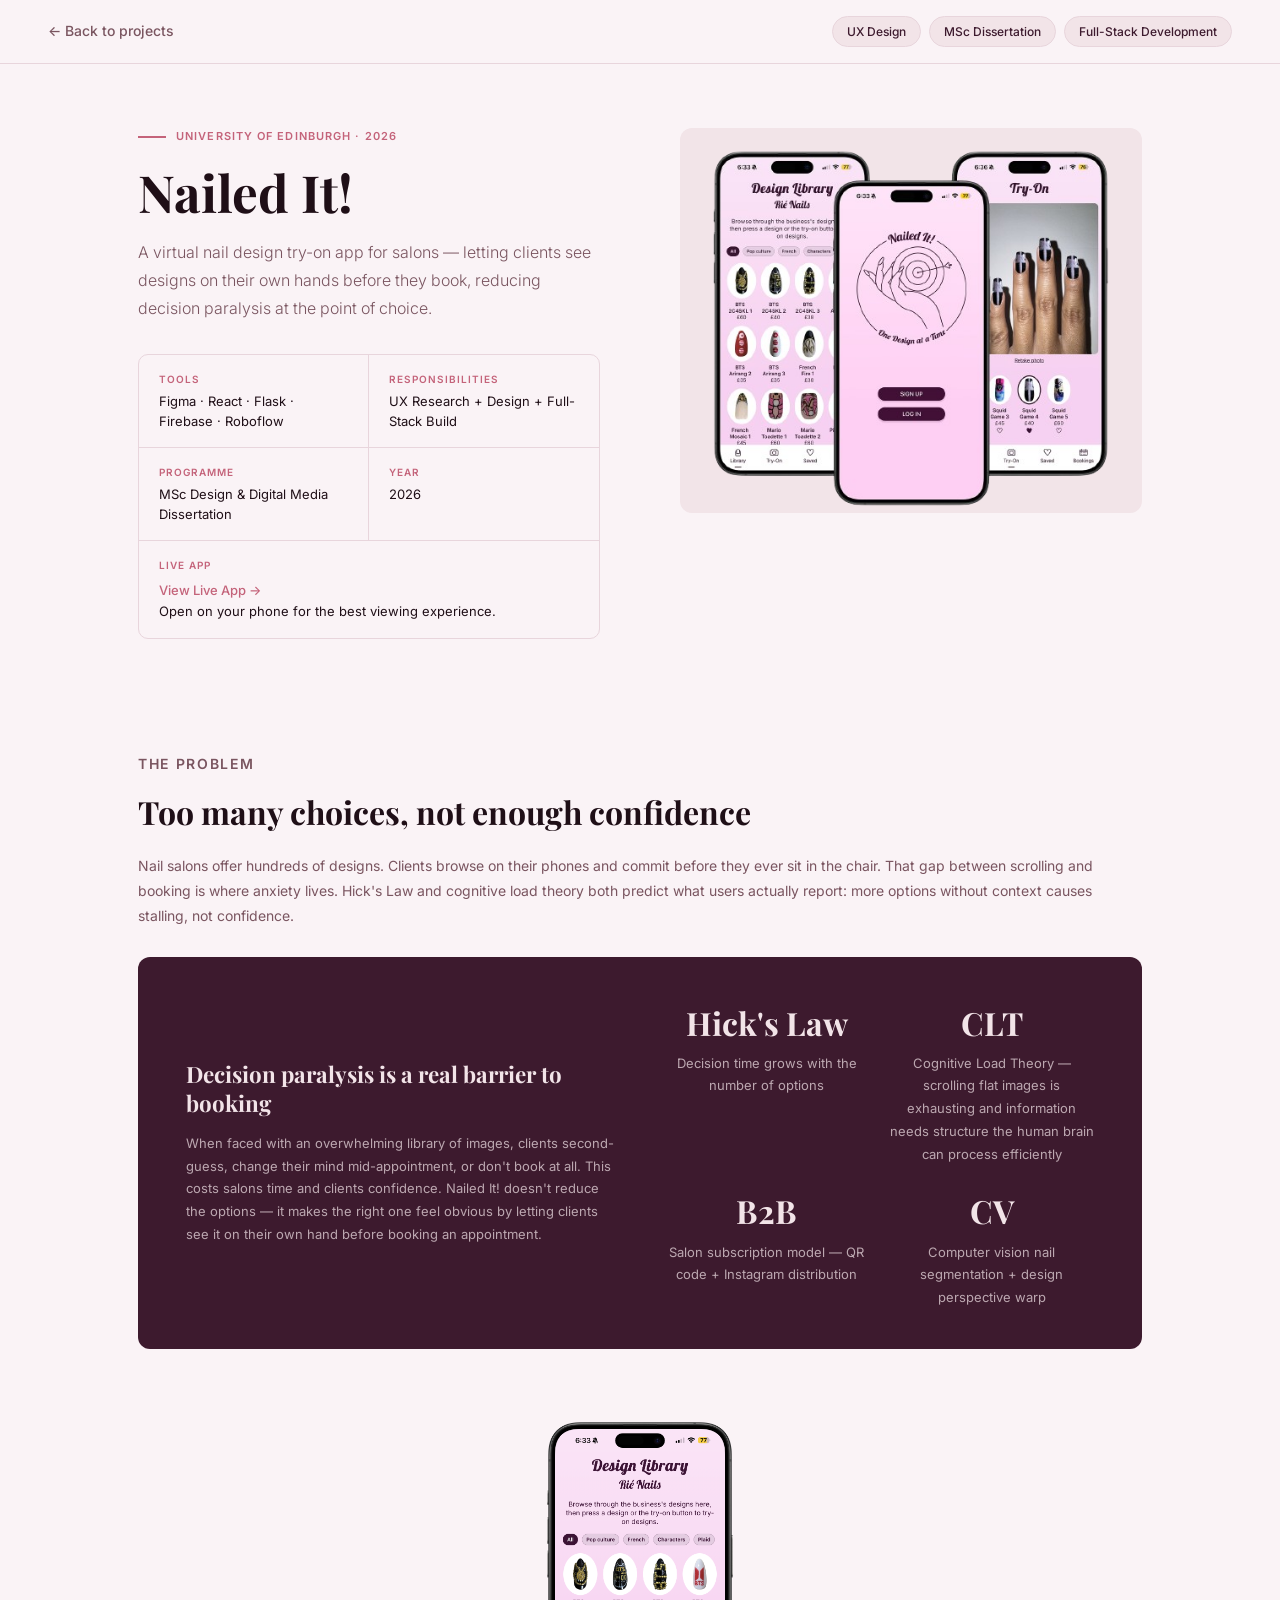
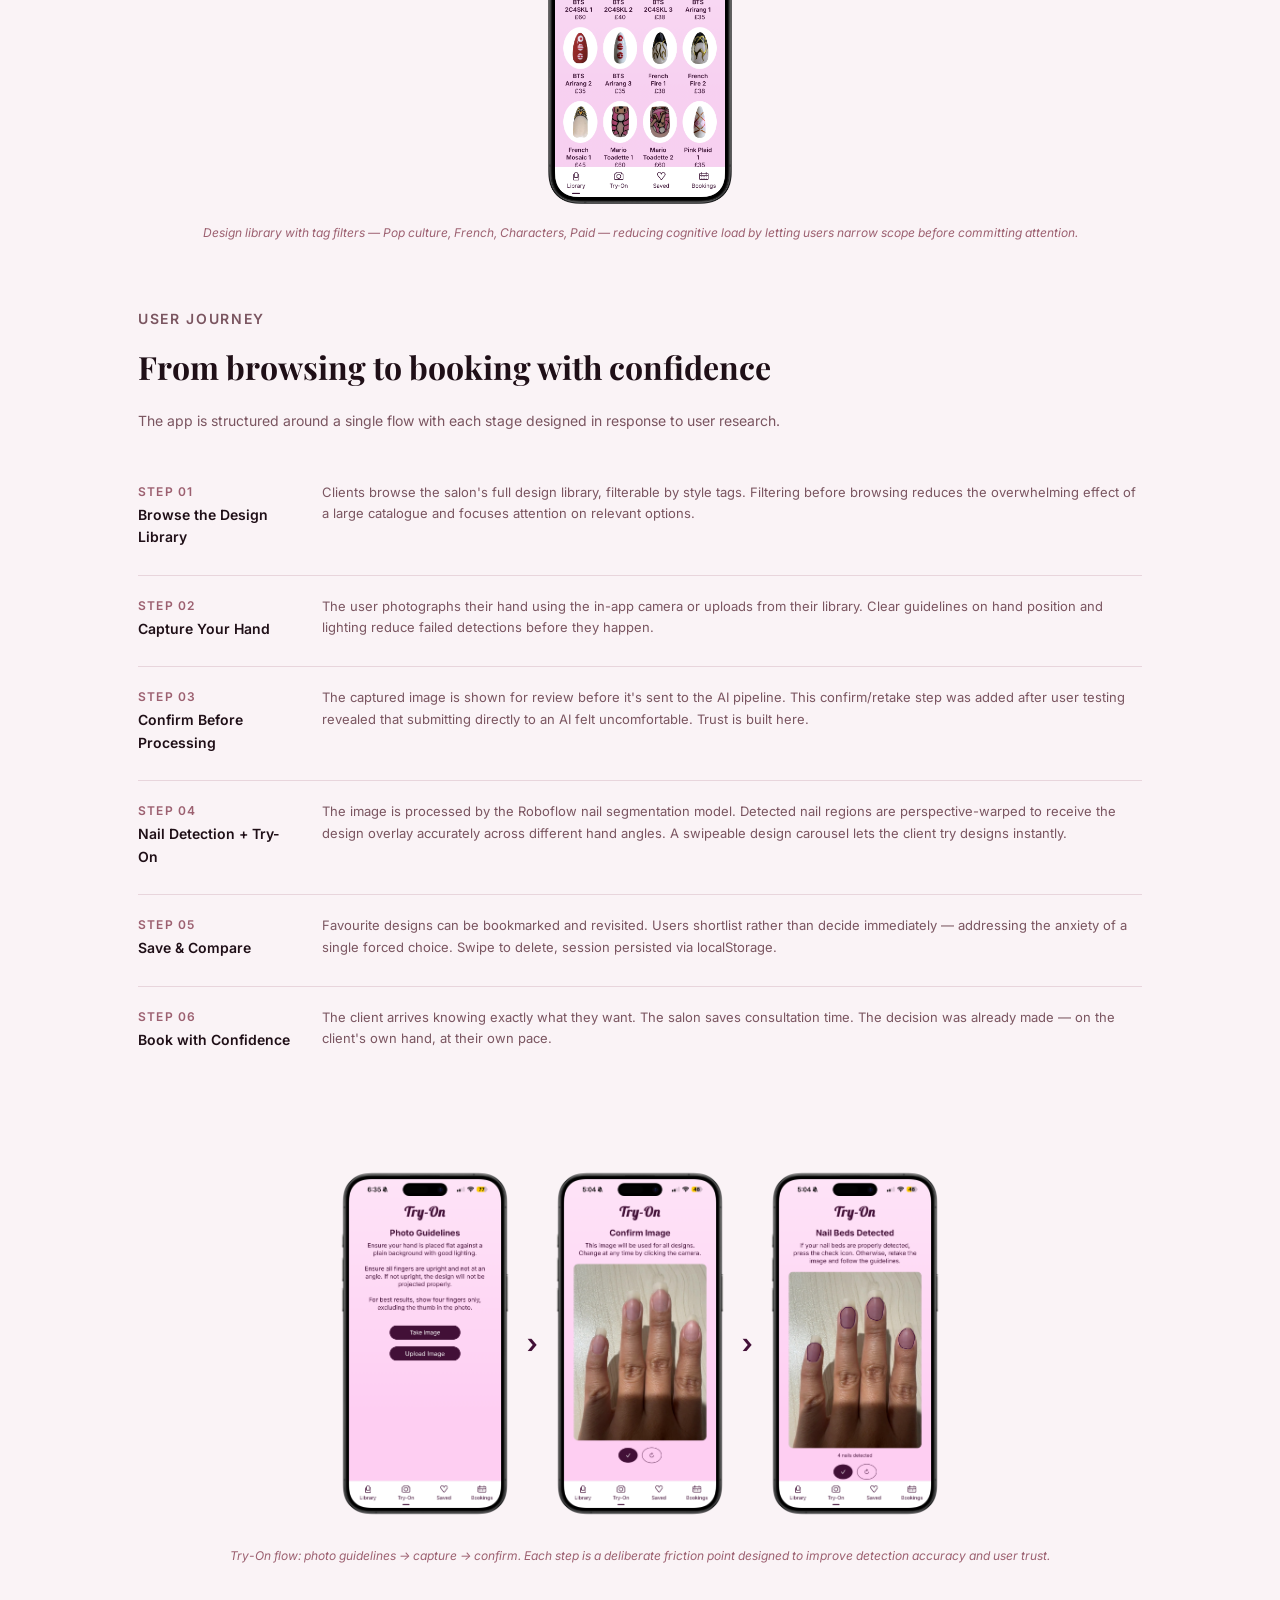
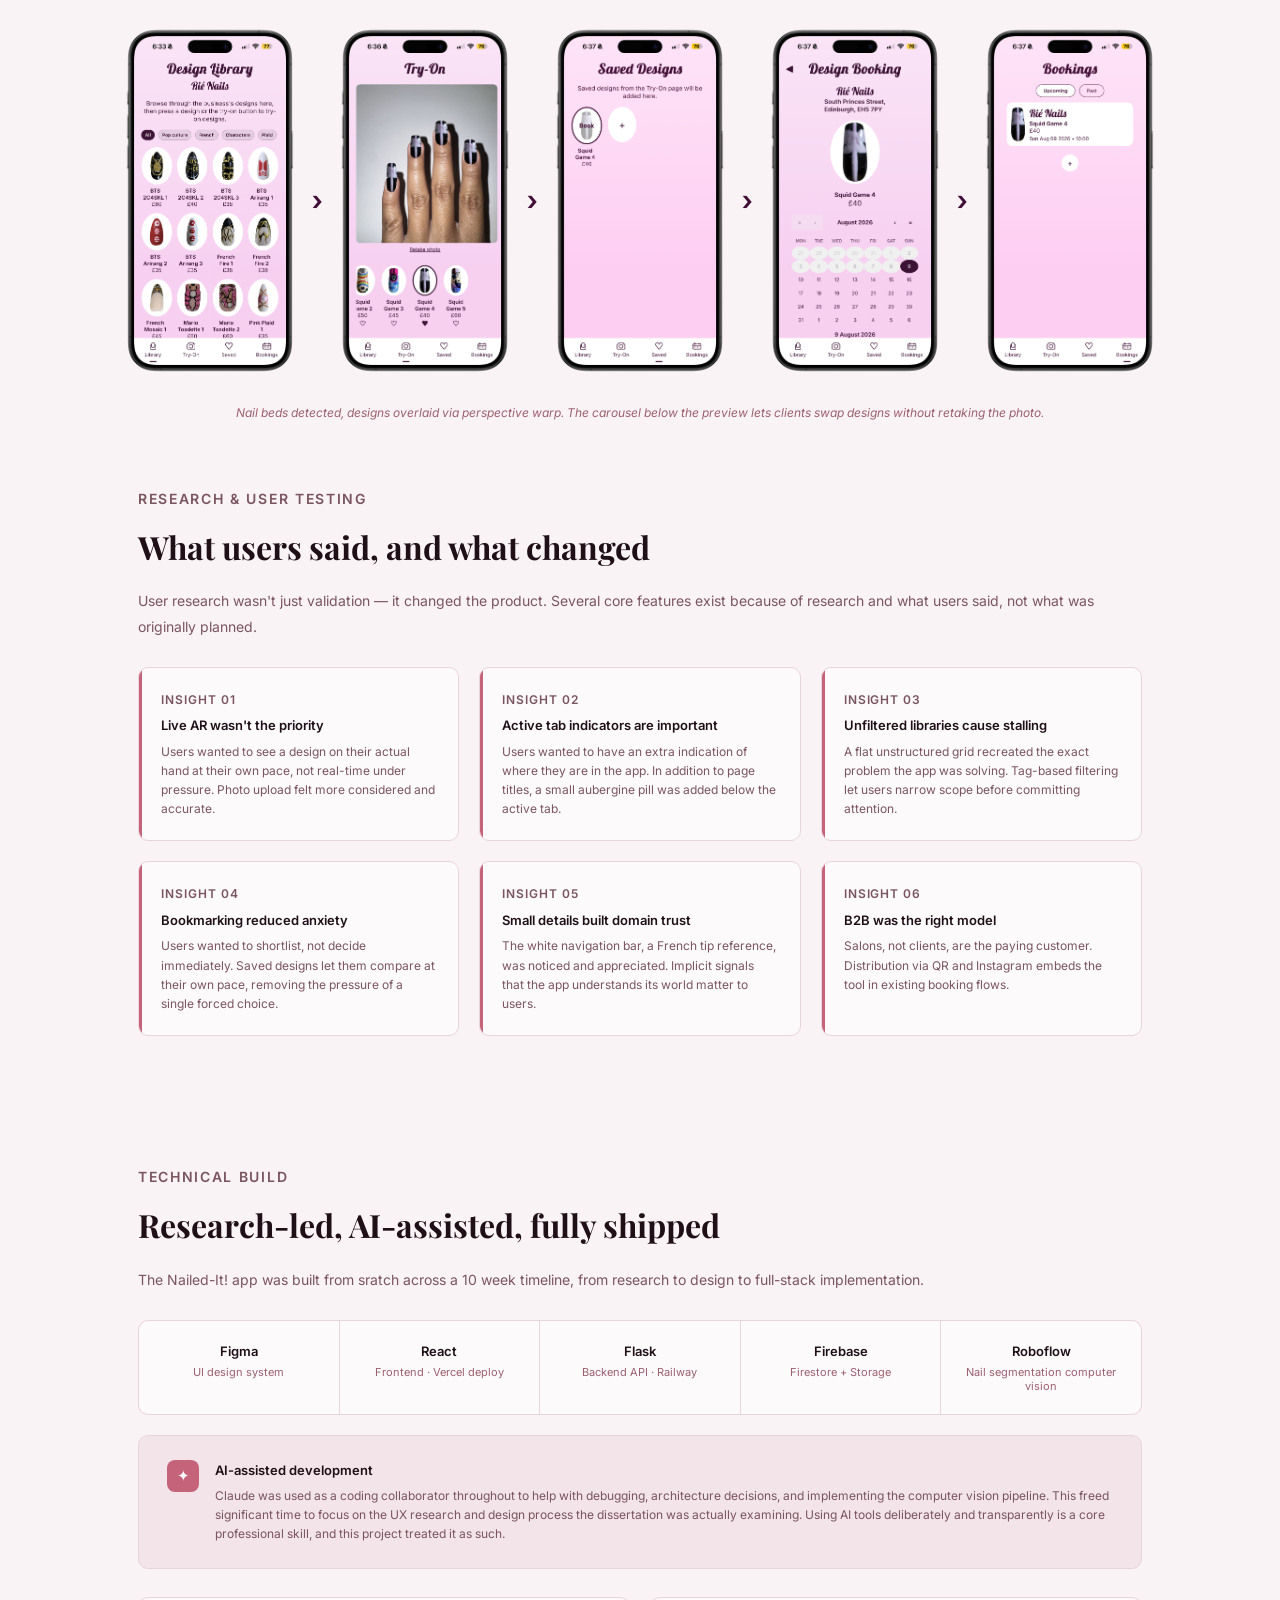
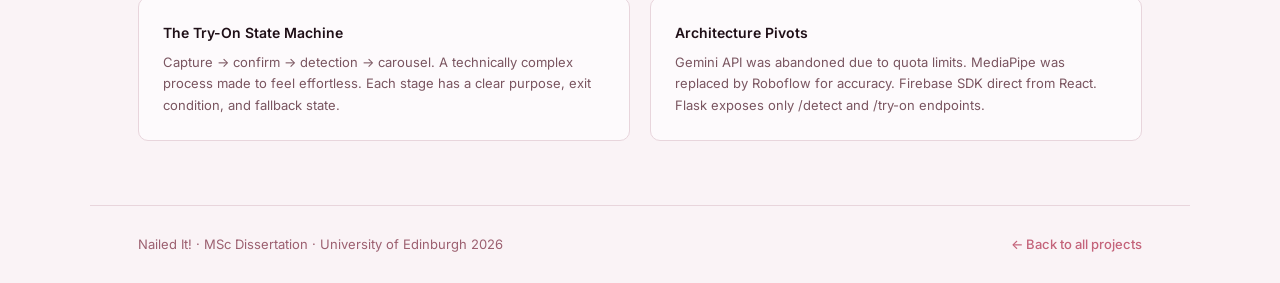
<file: nailedit.html>
<!DOCTYPE html>
<html lang="en">
<head>
  <meta charset="UTF-8" />
  <meta name="viewport" content="width=device-width, initial-scale=1.0" />
  <title>Nailed It!</title>
  <link href="https://fonts.googleapis.com/css2?family=Playfair+Display:ital,wght@0,700;1,400&family=Inter:wght@300;400;500;600&display=swap" rel="stylesheet" />
  <style>
    *, *::before, *::after { box-sizing: border-box; margin: 0; padding: 0; }
    :root {
      --blush: #F2E4E8; --petal: #FAF3F6; --aubergine: #3D1A2E;
      --rose: #C4637A; --dusty: #9C6070; --muted: #7A5560;
      --card-bg: #FDFAFC; --border: #E8D5DC; --ink: #1F0F17;
    }
    html { scroll-behavior: smooth; }
    body { font-family: 'Inter', sans-serif; background: var(--petal); color: var(--ink); font-size: 15px; line-height: 1.6; }

    nav { position: sticky; top: 0; z-index: 100; background: var(--petal); border-bottom: 1px solid var(--border); padding: 16px 48px; display: flex; justify-content: space-between; align-items: center; }
    nav a { text-decoration: none; color: var(--muted); font-size: 14px; font-weight: 500; transition: color 0.2s; }
    nav a:hover { color: var(--rose); }
    .nav-tags { display: flex; gap: 8px; }
    .nav-tag { font-size: 12px; font-weight: 500; padding: 5px 14px; border-radius: 20px; background: var(--blush); border: 1px solid var(--border); color: var(--aubergine); }

    /* HERO */
    .hero { max-width: 1100px; margin: 0 auto; padding: 64px 48px 48px; }
    .hero-top { display: grid; grid-template-columns: 1fr 1fr; gap: 80px; align-items: start; }
    .eyebrow { display: flex; align-items: center; gap: 10px; font-size: 11px; font-weight: 600; letter-spacing: 0.1em; text-transform: uppercase; color: var(--rose); margin-bottom: 18px; }
    .eyebrow::before { content: ''; display: block; width: 28px; height: 2px; background: var(--rose); }
    .hero h1 { font-family: 'Playfair Display', serif; font-size: clamp(2.4rem, 4vw, 3.4rem); font-weight: 700; line-height: 1.1; color: var(--ink); margin-bottom: 18px; }
    .hero-desc { font-size: 1rem; color: var(--muted); line-height: 1.75; font-weight: 300; margin-bottom: 32px; }

    /* meta box like Step2Pet */
    .meta-box { border: 1px solid var(--border); border-radius: 10px; overflow: hidden; }
    .meta-grid { display: grid; grid-template-columns: 1fr 1fr; }
    .meta-cell { padding: 16px 20px; border-right: 1px solid var(--border); border-bottom: 1px solid var(--border); }
    .meta-cell:nth-child(even) { border-right: none; }
    .meta-cell.full { grid-column: 1 / -1; border-right: none; }
    .meta-cell:last-child { border-bottom: none; }
    .meta-cell:nth-last-child(2):nth-child(odd) { border-bottom: none; }
    .meta-cell label { display: block; font-size: 10px; font-weight: 600; letter-spacing: 0.1em; text-transform: uppercase; color: var(--rose); margin-bottom: 5px; }
    .meta-cell p { font-size: 13px; color: var(--ink); line-height: 1.5; }
    .meta-link { display: inline-flex; align-items: center; gap: 5px; font-size: 13px; color: var(--rose); text-decoration: none; font-weight: 500; margin-top: 2px; }
    .meta-link:hover { text-decoration: underline; }

    /* hero image side */
    .hero-img { border-radius: 12px; overflow: hidden; background: var(--blush); align-items: center; display:flex; }
    .hero-img img { width: 100%; display: block; }
    .hero-img-placeholder { aspect-ratio: 4/3; display: flex; align-items: center; justify-content: center; color: var(--dusty); font-size: 13px; font-style: italic; }

    .img-strip { width: 100%; overflow: hidden; background: var(--blush); }
    .img-strip img { width: 100%; display: block; }
    .img-contained { max-width: 1100px; margin: 0 auto; padding: 0 48px; display: flex; justify-content: center;}
    .img-contained img { width: 100%; max-height: 400px; width:auto; border-radius: 12px; display: inline-block; align-items: center;}
    .img-caption { max-width: 1100px; margin: 10px auto 0; padding: 0 48px; font-size: 12px; color: var(--dusty); font-style: italic; text-align: center;}

    .section { max-width: 1100px; margin: 0 auto; padding: 64px 48px; }
    .section-label { font-size: 11px; font-weight: 600; letter-spacing: 0.12em; text-transform: uppercase; color: var(--rose); margin-bottom: 10px; }
    .section h2 { font-family: 'Playfair Display', serif; font-size: clamp(1.5rem, 2.5vw, 2rem); font-weight: 700; margin-bottom: 16px; color: var(--ink); }
    .section > p { color: var(--muted); font-size: 14px; line-height: 1.8; max-width: 1100px; }

    .two-col { display: grid; grid-template-columns: 1fr 1fr; gap: 20px; margin-top: 28px; }
    .three-col { display: grid; grid-template-columns: repeat(3, 1fr); gap: 20px; margin-top: 28px; }

    .card { background: var(--card-bg); border: 1px solid var(--border); border-radius: 10px; padding: 24px; }
    .card h3 { font-size: 14px; font-weight: 600; color: var(--ink); margin-bottom: 8px; }
    .card p { font-size: 13px; color: var(--muted); line-height: 1.65; }

    .accent-card { background: var(--aubergine); border-radius: 12px; padding: 40px 48px; margin-top: 28px; display: grid; grid-template-columns: 1fr 1fr; gap: 48px; align-items: center; }
    .accent-card h3 { font-family: 'Playfair Display', serif; font-size: 1.4rem; color: var(--blush); line-height: 1.3; margin-bottom: 14px; }
    .accent-card p { font-size: 13px; color: rgba(242,228,232,0.7); line-height: 1.75; }
    .stat-row { display: grid; grid-template-columns: 1fr 1fr; gap: 20px; }
    .stat { text-align: center; }
    .stat-num { font-family: 'Playfair Display', serif; font-size: 2rem; font-weight: 700; color: var(--blush); display: block; margin-bottom: 4px; }
    .stat-label { font-size: 11px; color: rgba(242,228,232,0.55); line-height: 1.4; }

    .journey { margin-top: 28px; }
    .journey-step { display: grid; grid-template-columns: 160px 1fr; gap: 24px; padding: 20px 0; border-bottom: 1px solid var(--border); align-items: start; }
    .journey-step:last-child { border-bottom: none; }
    .step-num { font-size: 12px; font-weight: 600; letter-spacing: 0.1em; text-transform: uppercase; color: var(--dusty); }
    .step-title { font-size: 14px; font-weight: 600; color: var(--ink); margin: 3px 0 6px; }
    .step-desc { font-size: 13px; color: var(--muted); line-height: 1.65; }
    .step-tag { display: inline-block; font-size: 11px; font-weight: 500; padding: 2px 8px; border-radius: 4px; margin-top: 8px; background: rgba(196,99,122,0.1); color: var(--rose); }

    .insight-card { background: var(--card-bg); border: 1px solid var(--border); border-radius: 10px; padding: 22px; position: relative; overflow: hidden; }
    .insight-card::before { content: ''; position: absolute; top: 0; left: 0; width: 3px; height: 100%; background: var(--rose); }
    .insight-num { font-size: 10px; font-weight: 600; letter-spacing: 0.08em; text-transform: uppercase; color: var(--rose); margin-bottom: 6px; }
    .insight-card h3 { font-size: 13px; font-weight: 600; color: var(--ink); margin-bottom: 6px; }
    .insight-card p { font-size: 12px; color: var(--muted); line-height: 1.6; }

    .tech-row { display: grid; grid-template-columns: repeat(5, 1fr); gap: 1px; background: var(--border); border: 1px solid var(--border); border-radius: 10px; overflow: hidden; margin-top: 28px; }
    .tech-cell { background: var(--card-bg); padding: 20px 14px; text-align: center; }
    .tech-name { font-size: 13px; font-weight: 600; color: var(--ink); margin-bottom: 3px; }
    .tech-role { font-size: 11px; color: var(--dusty); line-height: 1.35; }

    .ai-note { background: var(--blush); border: 1px solid var(--border); border-radius: 10px; padding: 24px 28px; display: flex; gap: 16px; align-items: flex-start; margin-top: 20px; }
    .ai-dot { width: 32px; height: 32px; border-radius: 8px; background: var(--rose); color: white; display: flex; align-items: center; justify-content: center; font-size: 15px; flex-shrink: 0; }
    .ai-note h4 { font-size: 13px; font-weight: 600; color: var(--ink); margin-bottom: 5px; }
    .ai-note p { font-size: 12px; color: var(--muted); line-height: 1.6; }

    footer { border-top: 1px solid var(--border); padding: 28px 48px; max-width: 1100px; margin: 0 auto; display: flex; justify-content: space-between; align-items: center; }
    footer p { font-size: 13px; color: var(--dusty); }
    footer a { color: var(--rose); text-decoration: none; font-size: 13px; font-weight: 500; }
    footer a:hover { text-decoration: underline; }

    /*for images separated by arrows*/
    .image-sequence {
    display: flex;
    align-items: center;
    justify-content: center;
    gap: 12px;
    margin: 1.5rem 0;
    }

    .image-sequence img {
    width: 20%;
    max-width: 180px;
    border-radius: 6px;
    border: 1px solid var(--silver-border);
    }

    .arrow {
    font-size: 28px;
    font-weight: 600;
    color: #421037;
    }

    .video-container {
    max-width: 1000px;
    margin: 1rem auto 4rem;
    padding: 24px;
    background: var(--aubergine);
    border-radius: 16px;
    border: 1px solid var(--border);
    box-shadow: 0 8px 24px rgba(61, 26, 46, 0.12);
    color: rgba(242,228,232,0.55)
    }

    .video-container video {
    width: 100%;
    display: block;
    border-radius: 12px;
    }
   

    @media (max-width: 768px) {
      nav { padding: 14px 20px; }
      .hero { padding: 48px 20px 0; }
      .hero-top { grid-template-columns: 1fr; gap: 32px; }
      .section { padding: 48px 20px; }
      .img-contained { padding: 0 20px; }
      .img-caption { padding: 0 20px; }
      .two-col, .three-col { grid-template-columns: 1fr; }
      .accent-card { grid-template-columns: 1fr; padding: 28px; }
      .tech-row { grid-template-columns: repeat(3, 1fr); }
      .journey-step { grid-template-columns: 1fr; gap: 4px; }
      footer { flex-direction: column; gap: 10px; padding: 24px 20px; text-align: center; }
    }
  </style>
</head>
<body>

<nav>
  <a href="index.html">← Back to projects</a>
  <div class="nav-tags">
    <span class="nav-tag">UX Design</span>
    <span class="nav-tag">MSc Dissertation</span>
    <span class="nav-tag">Full-Stack Development</span>
  </div>
</nav>

<div class="hero">
  <div class="hero-top">

    <!-- LEFT: title + desc + meta box -->
    <div>
      <p class="eyebrow">University of Edinburgh · 2026</p>
      <h1>Nailed It!</h1>
      <p class="hero-desc">A virtual nail design try-on app for salons — letting clients see designs on their own hands before they book, reducing decision paralysis at the point of choice.</p>

      <div class="meta-box">
        <div class="meta-grid">
          <div class="meta-cell">
            <label>Tools</label>
            <p>Figma · React · Flask · Firebase · Roboflow</p>
          </div>
          <div class="meta-cell">
            <label>Responsibilities</label>
            <p>UX Research + Design + Full-Stack Build</p>
          </div>
          <div class="meta-cell">
            <label>Programme</label>
            <p>MSc Design & Digital Media Dissertation</p>
          </div>
          <div class="meta-cell">
            <label>Year</label>
            <p>2026</p>
          </div>
          <div class="meta-cell full">
            <label>Live App</label>
            <a class="meta-link" href="https://nailed-it-frontend-ten.vercel.app/" target="_blank">View Live App →</a>
            <p>Open on your phone for the best viewing experience.</p>
          </div>
        </div>
      </div>
    </div>

    <!-- RIGHT: app screenshot -->
    <div class="hero-img">
      <img src="nail-hero.png" alt="Nailed It! app screens" />
    </div>

  </div>
</div>

  <!--
<div class="video-container">
  <div class="video-label" style="font-family: 'Playfair Display', serif; font-size: 2rem; font-weight: 700; color: var(--blush);">Video Walkthrough</div>
  <h2>See Nailed It! in action</h2>

  <video controls preload="metadata">
    <source src="Nailed It Video 1.mp4" type="video/mp4">
  </video>
  <br>
  <p class="video-caption">
    A 5-minute walkthrough of the Nailed It! app, from signing up through to virtual try-on and saving designs.
  </p>
</div> -->

<!-- PROBLEM -->
<div class="section">
  <p class="section-label">The Problem</p>
  <h2>Too many choices, not enough confidence</h2>
  <p>Nail salons offer hundreds of designs. Clients browse on their phones and commit before they ever sit in the chair. That gap between scrolling and booking is where anxiety lives. Hick's Law and cognitive load theory both predict what users actually report: more options without context causes stalling, not confidence.</p>
  <div class="accent-card">
    <div>
      <h3>Decision paralysis is a real barrier to booking</h3>
      <p>When faced with an overwhelming library of images, clients second-guess, change their mind mid-appointment, or don't book at all. This costs salons time and clients confidence. Nailed It! doesn't reduce the options — it makes the right one feel obvious by letting clients see it on their own hand before booking an appointment.</p>
    </div>
    <div class="stat-row">
      <div class="stat"><span class="stat-num">Hick's Law</span><p class="stat-label">Decision time grows with the number of options</p></div>
      <div class="stat"><span class="stat-num">CLT</span><p class="stat-label">Cognitive Load Theory — scrolling flat images is exhausting and information needs structure the human brain can process efficiently</p></div>
      <div class="stat"><span class="stat-num">B2B</span><p class="stat-label">Salon subscription model — QR code + Instagram distribution</p></div>
      <div class="stat"><span class="stat-num">CV</span><p class="stat-label">Computer vision nail segmentation + design perspective warp</p></div>
    </div>
  </div>
</div>

<!-- DESIGN LIBRARY -->
<div class="img-contained">
  <img src="DesignLibrary.png" alt="Design library with tag filters" />
</div>
<p class="img-caption" style="text-align: center;">Design library with tag filters — Pop culture, French, Characters, Paid — reducing cognitive load by letting users narrow scope before committing attention.</p>

<!-- USER JOURNEY -->
<div class="section" id="research">
  <p class="section-label">User Journey</p>
  <h2>From browsing to booking with confidence</h2>
  <p>The app is structured around a single flow with each stage designed in response to user research.</p>
  <div class="journey">
    <div class="journey-step">
      <div><p class="step-num">Step 01</p><p class="step-title">Browse the Design Library</p></div>
      <div><p class="step-desc">Clients browse the salon's full design library, filterable by style tags. Filtering before browsing reduces the overwhelming effect of a large catalogue and focuses attention on relevant options.</p></div>
    </div>
    <div class="journey-step">
      <div><p class="step-num">Step 02</p><p class="step-title">Capture Your Hand</p></div>
      <div><p class="step-desc">The user photographs their hand using the in-app camera or uploads from their library. Clear guidelines on hand position and lighting reduce failed detections before they happen.</p></div>
    </div>
    <div class="journey-step">
      <div><p class="step-num">Step 03</p><p class="step-title">Confirm Before Processing</p></div>
      <div><p class="step-desc">The captured image is shown for review before it's sent to the AI pipeline. This confirm/retake step was added after user testing revealed that submitting directly to an AI felt uncomfortable. Trust is built here.</p></div>
    </div>
    <div class="journey-step">
      <div><p class="step-num">Step 04</p><p class="step-title">Nail Detection + Try-On</p></div>
      <div><p class="step-desc">The image is processed by the Roboflow nail segmentation model. Detected nail regions are perspective-warped to receive the design overlay accurately across different hand angles. A swipeable design carousel lets the client try designs instantly.</p></div>
    </div>
    <div class="journey-step">
      <div><p class="step-num">Step 05</p><p class="step-title">Save & Compare</p></div>
      <div><p class="step-desc">Favourite designs can be bookmarked and revisited. Users shortlist rather than decide immediately — addressing the anxiety of a single forced choice. Swipe to delete, session persisted via localStorage.</p></div>
    </div>
    <div class="journey-step">
      <div><p class="step-num">Step 06</p><p class="step-title">Book with Confidence</p></div>
      <div><p class="step-desc">The client arrives knowing exactly what they want. The salon saves consultation time. The decision was already made — on the client's own hand, at their own pace.</p></div>
    </div>
  </div>
</div>

<!-- TRY-ON SCREENS -->
<div class="image-sequence">
  <img src="PhotoGuidelines.png" alt="Step 1">
  <span class="arrow">›</span>
  <img src="ConfirmImage.png" alt="Step 2">
  <span class="arrow">›</span>
  <img src="BedDetect.png" alt="Step 3">
</div>
<p class="img-caption">Try-On flow: photo guidelines → capture → confirm. Each step is a deliberate friction point designed to improve detection accuracy and user trust.</p>

<div style="height:32px"></div>

<!-- CORE FlOW SCREENS -->
<div class="image-sequence">
  <img src="DesignLibrary.png" alt="Step 1">
  <span class="arrow">›</span>
  <img src="DesignSaved.png" alt="Step 2">
  <span class="arrow">›</span>
  <img src="Save-to-Book.png" alt="Step 3">
  <span class="arrow">›</span>
  <img src="Booking Page.png" alt="Step 4">
  <span class="arrow">›</span>
  <img src="Upcoming Booking.png" alt="Step 5">
</div>
<p class="img-caption">Nail beds detected, designs overlaid via perspective warp. The carousel below the preview lets clients swap designs without retaking the photo.</p>

<!-- RESEARCH INSIGHTS -->
<div class="section">
  <p class="section-label">Research & User Testing</p>
  <h2>What users said, and what changed</h2>
  <p>User research wasn't just validation — it changed the product. Several core features exist because of research and what users said, not what was originally planned.</p>
  <div class="three-col">
    <div class="insight-card"><p class="insight-num">Insight 01</p><h3>Live AR wasn't the priority</h3><p>Users wanted to see a design on their actual hand at their own pace, not real-time under pressure. Photo upload felt more considered and accurate.</p></div>
    <div class="insight-card"><p class="insight-num">Insight 02</p><h3>Active tab indicators are important</h3><p>Users wanted to have an extra indication of where they are in the app. In addition to page titles, a small aubergine pill was added below the active tab.</p></div>
    <div class="insight-card"><p class="insight-num">Insight 03</p><h3>Unfiltered libraries cause stalling</h3><p>A flat unstructured grid recreated the exact problem the app was solving. Tag-based filtering let users narrow scope before committing attention.</p></div>
    <div class="insight-card"><p class="insight-num">Insight 04</p><h3>Bookmarking reduced anxiety</h3><p>Users wanted to shortlist, not decide immediately. Saved designs let them compare at their own pace, removing the pressure of a single forced choice.</p></div>
    <div class="insight-card"><p class="insight-num">Insight 05</p><h3>Small details built domain trust</h3><p>The white navigation bar, a French tip reference, was noticed and appreciated. Implicit signals that the app understands its world matter to users.</p></div>
    <div class="insight-card"><p class="insight-num">Insight 06</p><h3>B2B was the right model</h3><p>Salons, not clients, are the paying customer. Distribution via QR and Instagram embeds the tool in existing booking flows.</p></div>
  </div>
</div>


<!-- TECH -->
<div class="section">
  <p class="section-label">Technical Build</p>
  <h2>Research-led, AI-assisted, fully shipped</h2>
  <p>The Nailed-It! app was built from sratch across a 10 week timeline, from research to design to full-stack implementation.</p>
  <div class="tech-row">
    <div class="tech-cell"><p class="tech-name">Figma</p><p class="tech-role">UI design system</p></div>
    <div class="tech-cell"><p class="tech-name">React</p><p class="tech-role">Frontend · Vercel deploy</p></div>
    <div class="tech-cell"><p class="tech-name">Flask</p><p class="tech-role">Backend API · Railway</p></div>
    <div class="tech-cell"><p class="tech-name">Firebase</p><p class="tech-role">Firestore + Storage</p></div>
    <div class="tech-cell"><p class="tech-name">Roboflow</p><p class="tech-role">Nail segmentation computer vision</p></div>
  </div>
  <div class="ai-note">
    <div class="ai-dot">✦</div>
    <div>
      <h4>AI-assisted development</h4>
      <p>Claude was used as a coding collaborator throughout to help with debugging, architecture decisions, and implementing the computer vision pipeline. This freed significant time to focus on the UX research and design process the dissertation was actually examining. Using AI tools deliberately and transparently is a core professional skill, and this project treated it as such.</p>
    </div>
  </div>
  <div class="two-col">
    <div class="card"><h3>The Try-On State Machine</h3><p>Capture → confirm → detection → carousel. A technically complex process made to feel effortless. Each stage has a clear purpose, exit condition, and fallback state.</p></div>
    <div class="card"><h3>Architecture Pivots</h3><p>Gemini API was abandoned due to quota limits. MediaPipe was replaced by Roboflow for accuracy. Firebase SDK direct from React. Flask exposes only /detect and /try-on endpoints.</p></div>
  </div>
</div>

<footer>
  <p>Nailed It! · MSc Dissertation · University of Edinburgh 2026</p>
  <a href="index.html">← Back to all projects</a>
</footer>

</body>
</html>
</file>
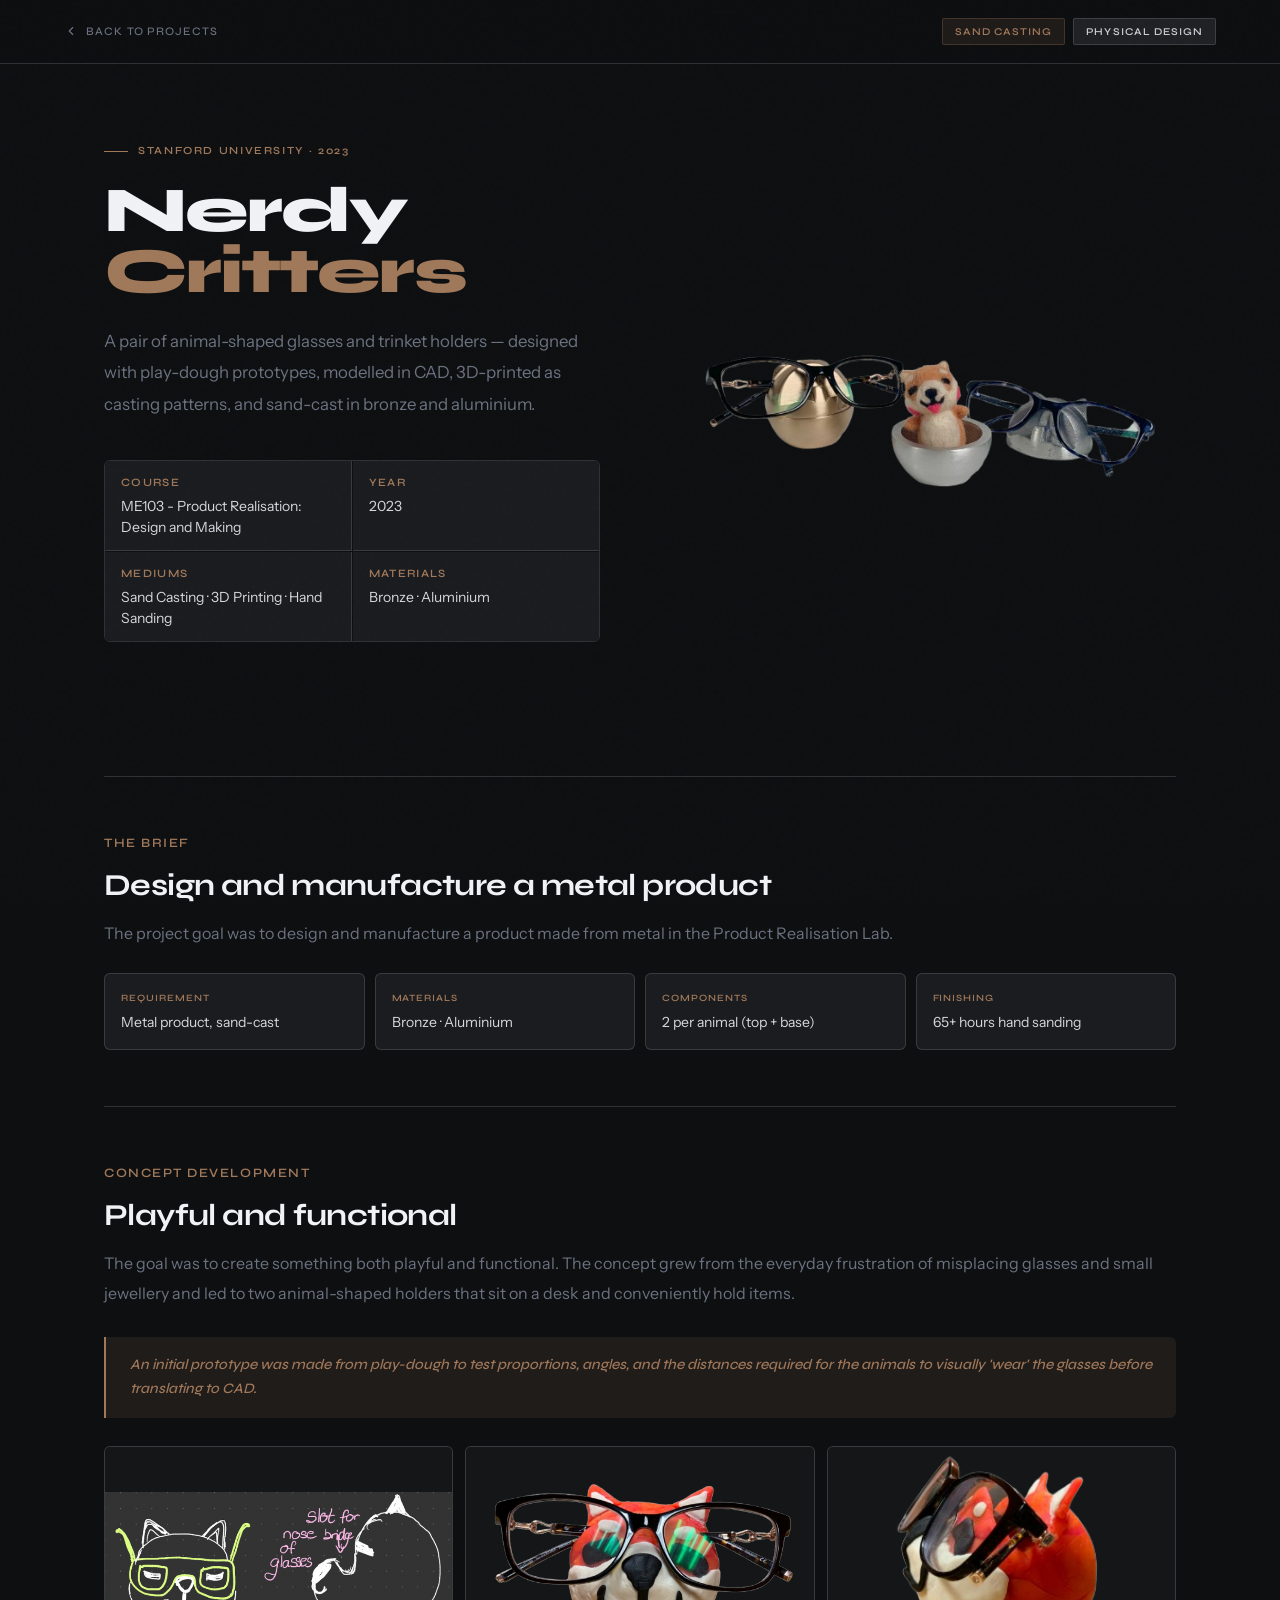
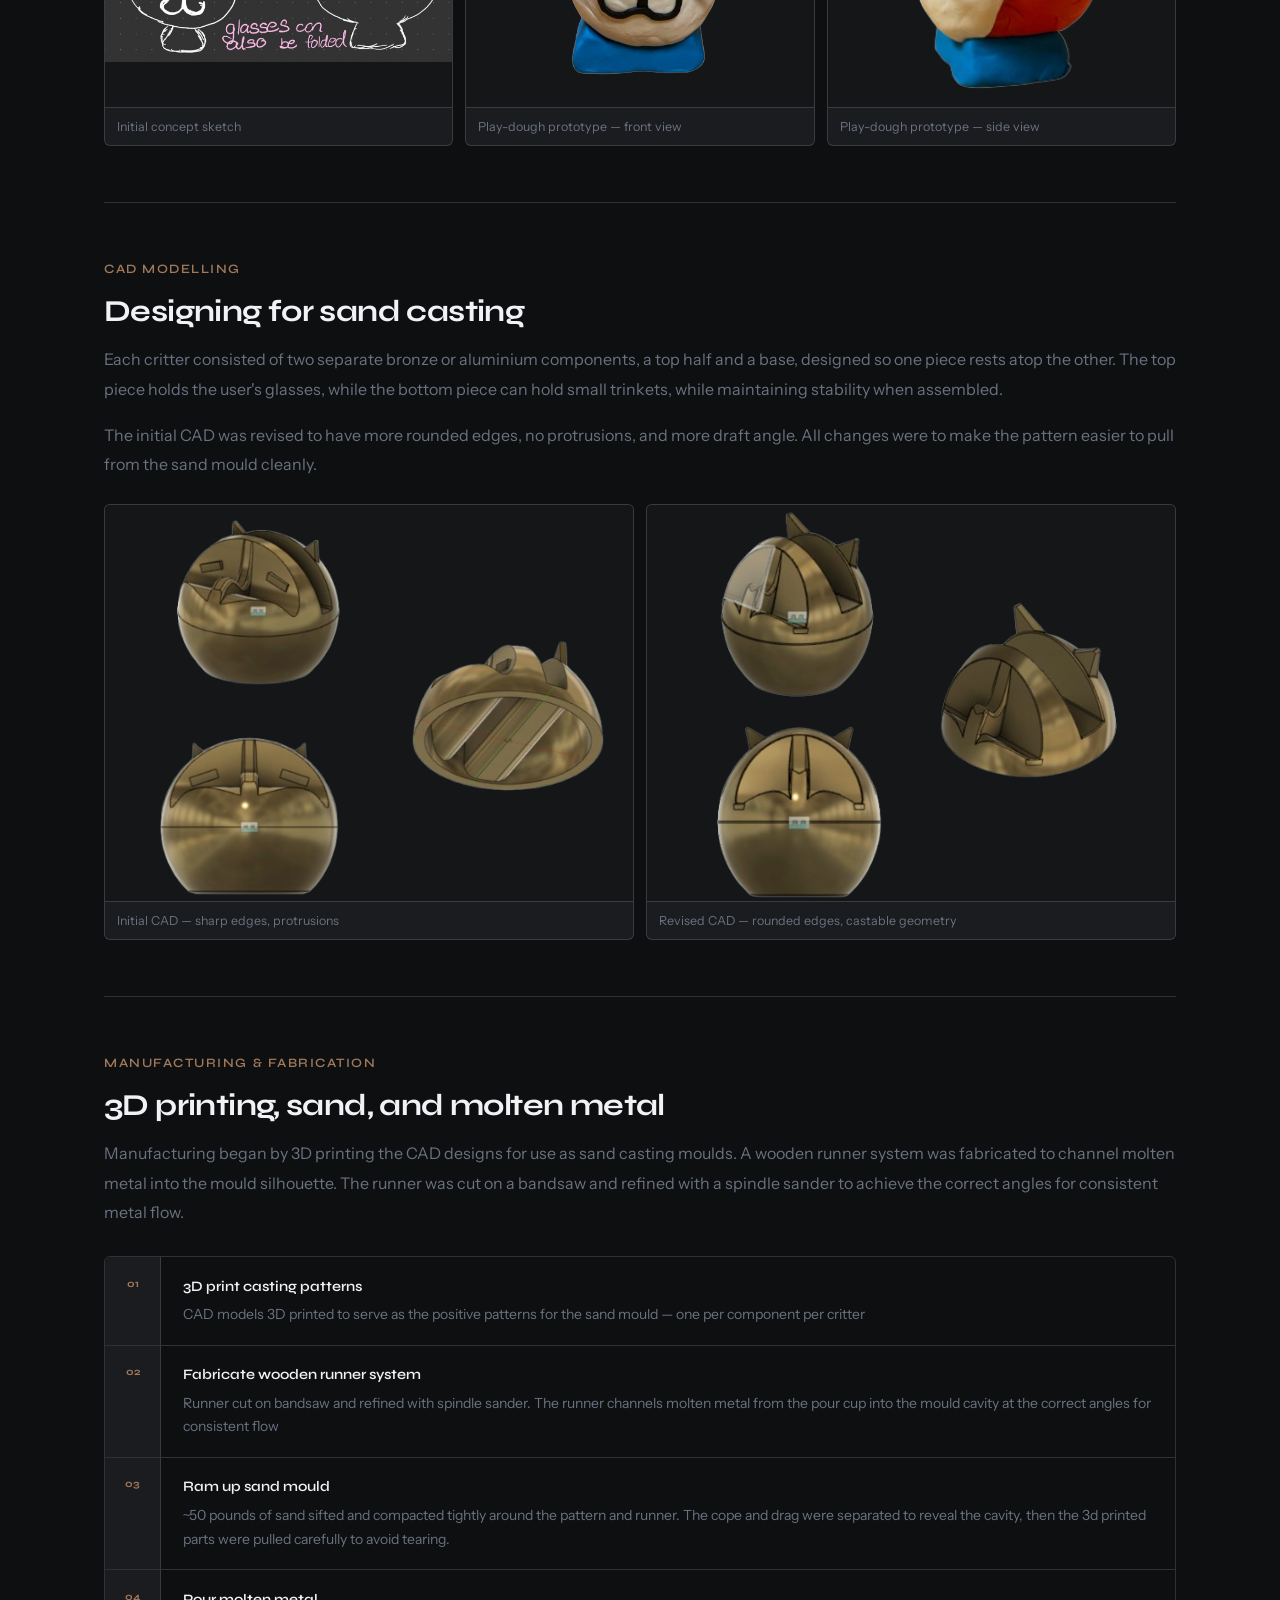
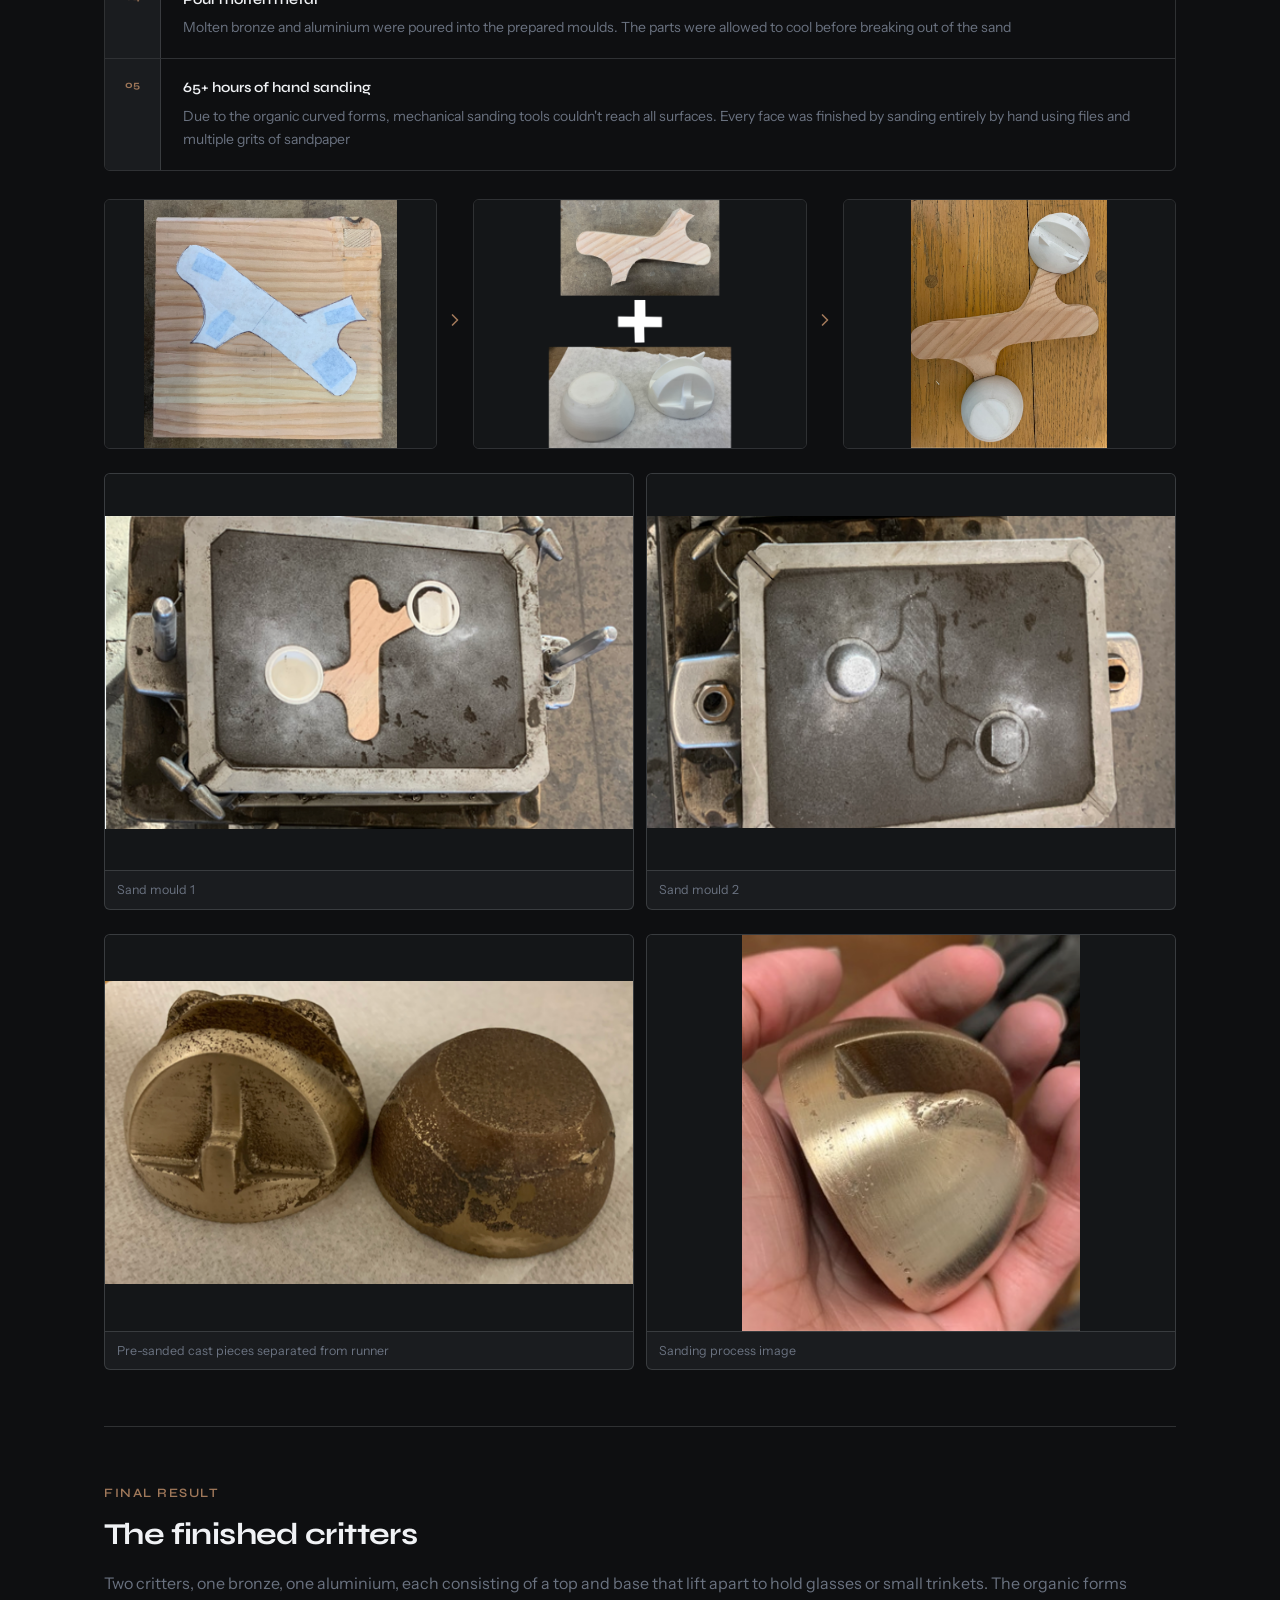
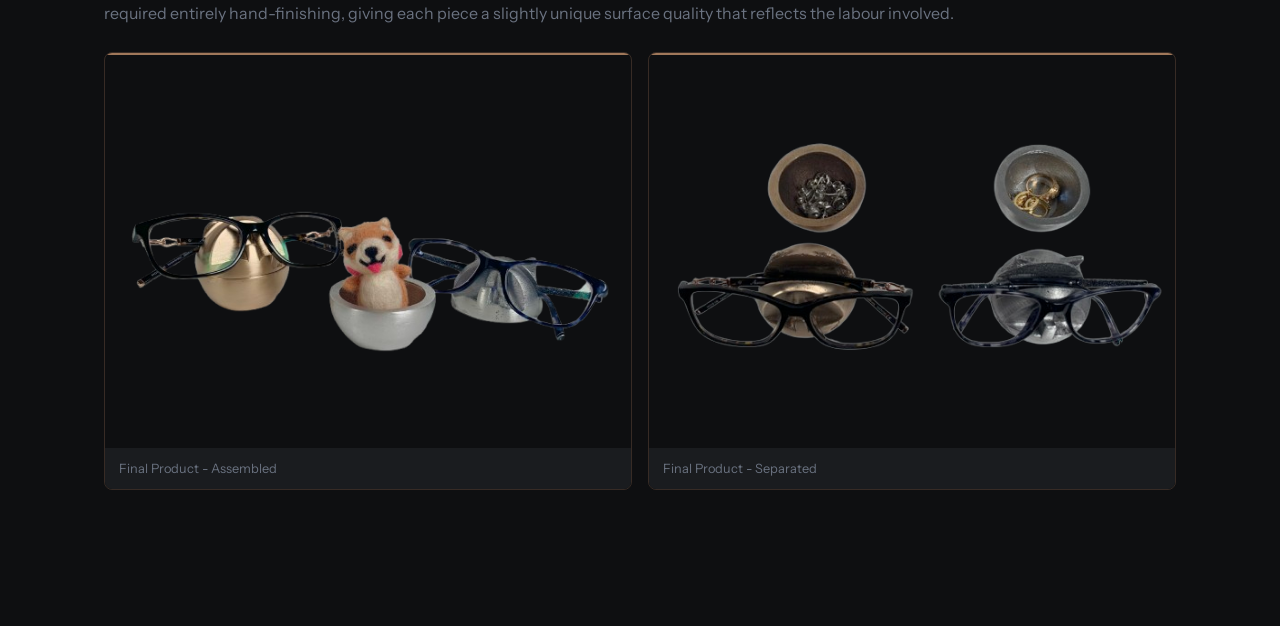
<file: nerdycritters.html>
<!DOCTYPE html>
<html lang="en">
<head>
  <meta charset="UTF-8">
  <meta name="viewport" content="width=device-width, initial-scale=1.0">
  <title>Nerdy Critters — Case Study</title>
  <link href="https://fonts.googleapis.com/css2?family=Syne:wght@400;500;600;700;800&family=Instrument+Sans:ital,wght@0,300;0,400;0,500;1,300&display=swap" rel="stylesheet">
  <style>
    *, *::before, *::after { margin: 0; padding: 0; box-sizing: border-box; }

    :root {
      --bronze:        #A0785A;
      --bronze-dim:    rgba(160, 120, 90, 0.12);
      --bronze-border: rgba(160, 120, 90, 0.28);
      --silver:        #C8CDD4;
      --silver-dim:    rgba(200, 205, 212, 0.1);
      --silver-border: rgba(200, 205, 212, 0.18);
      --bg:            #0e0f11;
      --bg-2:          #141618;
      --bg-card:       #1a1c1f;
      --text:          #d4d8de;
      --muted:         #6a7280;
      --white:         #f0f2f5;
    }

    html { scroll-behavior: smooth; }

    body {
      font-family: 'Instrument Sans', sans-serif;
      background: var(--bg); color: var(--text); line-height: 1.7;
    }

    body::after {
      content: ''; position: fixed; inset: 0;
      background-image: url("data:image/svg+xml,%3Csvg viewBox='0 0 256 256' xmlns='http://www.w3.org/2000/svg'%3E%3Cfilter id='noise'%3E%3CfeTurbulence type='fractalNoise' baseFrequency='0.9' numOctaves='4' stitchTiles='stitch'/%3E%3C/filter%3E%3Crect width='100%25' height='100%25' filter='url(%23noise)' opacity='0.03'/%3E%3C/svg%3E");
      pointer-events: none; z-index: 998; opacity: 0.4;
    }

    nav {
      position: fixed; top: 0; left: 0; right: 0; z-index: 100;
      padding: 1.1rem 5%;
      display: flex; align-items: center; justify-content: space-between;
      background: rgba(14,15,17,0.92); backdrop-filter: blur(16px);
      border-bottom: 1px solid var(--silver-border);
    }
    .back {
      display: flex; align-items: center; gap: 8px;
      font-family: 'Syne', sans-serif; font-size: 0.72rem; font-weight: 500;
      color: var(--muted); text-decoration: none;
      letter-spacing: 0.08em; text-transform: uppercase; transition: color 0.2s;
    }
    .back:hover { color: var(--bronze); }
    .back svg { width: 14px; height: 14px; stroke: currentColor; fill: none; stroke-width: 2; stroke-linecap: round; stroke-linejoin: round; }

    .nav-tags { display: flex; gap: 8px; }
    .nav-tag { font-family: 'Syne', sans-serif; font-size: 0.65rem; font-weight: 600; letter-spacing: 0.1em; text-transform: uppercase; padding: 4px 12px; border-radius: 2px; }
    .tag-bronze { background: var(--bronze-dim); color: var(--bronze); border: 1px solid var(--bronze-border); }
    .tag-silver { background: var(--silver-dim); color: var(--silver); border: 1px solid var(--silver-border); }

    .hero {
      padding: 8rem 5% 0; max-width: 1200px; margin: 0 auto;
      min-height: 80vh; display: flex; flex-direction: column; justify-content: center;
    }
    .hero-top { display: grid; grid-template-columns: 1fr 1fr; gap: 5rem; align-items: center; padding-bottom: 4rem; }

    .hero-eyebrow {
      font-family: 'Syne', sans-serif; font-size: 0.68rem; font-weight: 600;
      letter-spacing: 0.15em; text-transform: uppercase; color: var(--bronze);
      margin-bottom: 1.25rem; display: flex; align-items: center; gap: 10px;
    }
    .hero-eyebrow::before { content: ''; display: block; width: 24px; height: 1px; background: var(--bronze); }

    h1 { font-family: 'Syne', sans-serif; font-size: clamp(2.8rem, 5vw, 5rem); font-weight: 800; line-height: 0.95; color: var(--white); margin-bottom: 1.5rem; letter-spacing: -0.03em; }
    h1 em { font-style: normal; color: var(--bronze); }

    .hero-desc { font-size: 1.05rem; color: var(--muted); line-height: 1.85; margin-bottom: 2.5rem; font-weight: 300; }

    .meta-grid { display: grid; grid-template-columns: 1fr 1fr; gap: 1px; border: 1px solid var(--silver-border); border-radius: 6px; overflow: hidden; }
    .meta-item { padding: 12px 16px; background: var(--bg-card); border-right: 1px solid var(--silver-border); border-bottom: 1px solid var(--silver-border); }
    .meta-item:nth-child(even) { border-right: none; }
    .meta-item:nth-last-child(-n+2) { border-bottom: none; }
    .meta-label { font-family: 'Syne', sans-serif; font-size: 0.7rem; font-weight: 600; letter-spacing: 0.12em; text-transform: uppercase; color: var(--bronze); margin-bottom: 4px; }
    .meta-val { font-size: 0.875rem; color: var(--text); line-height: 1.5; }

    .hero-img { width: 100%; aspect-ratio: 4/3; overflow: hidden; }
    .hero-img img { width: 100%; height: 100%; object-fit: cover; display: block; }
    .hero-img-ph { width: 100%; height: 100%; background: var(--bg-2); display: flex; align-items: center; justify-content: center; flex-direction: column; gap: 8px; }
    .hero-img-ph svg { width: 32px; height: 32px; stroke: var(--muted); fill: none; stroke-width: 1.5; stroke-linecap: round; }
    .hero-img-ph span { font-family: 'Syne', sans-serif; font-size: 0.7rem; color: var(--muted); letter-spacing: 0.06em; }

    main { max-width: 1200px; margin: 0 auto; padding: 0 5% 7rem; }

    .divider { border: none; border-top: 1px solid var(--silver-border); margin: 3.5rem 0; position: relative; }
    .divider::after { content: attr(data-label); position: absolute; top: -9px; left: 0; font-family: 'Syne', sans-serif; font-size: 0.6rem; font-weight: 600; letter-spacing: 0.12em; text-transform: uppercase; color: var(--bronze); background: var(--bg); padding-right: 12px; }

    .section-label { font-family: 'Syne', sans-serif; font-size: 0.8rem; font-weight: 600; text-transform: uppercase; letter-spacing: 0.12em; color: var(--bronze); margin-bottom: 0.75rem; }
    .section-title { font-family: 'Syne', sans-serif; font-size: clamp(1.4rem, 2.5vw, 1.9rem); font-weight: 700; color: var(--white); margin-bottom: 1rem; letter-spacing: -0.02em; line-height: 1.2; }
    .body-text { font-size: 1rem; color: var(--muted); line-height: 1.85; margin-bottom: 1rem; font-weight: 300; max-width: 1200px; }

    .highlight { border-left: 2px solid var(--bronze); padding: 1rem 1.5rem; margin: 1.75rem 0; background: var(--bronze-dim); border-radius: 0 6px 6px 0; }
    .highlight p { font-family: 'Syne', sans-serif; font-size: 0.9rem; color: var(--bronze); line-height: 1.7; font-style: italic; font-weight: 500; }

    .spec-grid { display: grid; grid-template-columns: repeat(4, 1fr); gap: 10px; margin: 1.5rem 0; }
    .spec-card { background: var(--bg-card); border: 1px solid var(--silver-border); border-radius: 6px; padding: 1rem; }
    .spec-label { font-family: 'Syne', sans-serif; font-size: 0.6rem; font-weight: 600; letter-spacing: 0.1em; text-transform: uppercase; color: var(--bronze); margin-bottom: 6px; }
    .spec-val { font-size: 0.875rem; color: var(--text); line-height: 1.5; }

    .process-list { display: flex; flex-direction: column; margin: 1.75rem 0; border: 1px solid var(--silver-border); border-radius: 6px; overflow: hidden; }
    .process-item { display: grid; grid-template-columns: 56px 1fr; border-bottom: 1px solid var(--silver-border); }
    .process-item:last-child { border-bottom: none; }
    .process-num { font-family: 'Syne', sans-serif; font-size: 0.65rem; font-weight: 700; color: var(--bronze); padding: 1.1rem; border-right: 1px solid var(--silver-border); display: flex; align-items: flex-start; justify-content: center; background: var(--bg-card); }
    .process-content { padding: 1.1rem 1.4rem; }
    .process-content h4 { font-family: 'Syne', sans-serif; font-size: 0.9rem; font-weight: 600; color: var(--white); margin-bottom: 4px; }
    .process-content p { font-size: 0.875rem; color: var(--muted); line-height: 1.7; }

    .img-grid-2 { display: grid; grid-template-columns: 1fr 1fr; gap: 12px; margin: 1.5rem 0; }
    .img-grid-3 { display: grid; grid-template-columns: repeat(3, 1fr); gap: 12px; margin: 1.5rem 0; }
    .img-grid-4 { display: grid; grid-template-columns: repeat(4, 1fr); gap: 12px; margin: 1.5rem 0; }

    .img-card { border-radius: 6px; overflow: hidden; border: 1px solid var(--silver-border); background: var(--bg-card); }
    .img-card-ph { width: 100%; aspect-ratio: 4/3; background: var(--bg-2); display: flex; align-items: center; justify-content: center; flex-direction: column; gap: 6px; }
    .img-card-ph img { width: 100%; height: 100%; object-fit: contain; display: block; }
    .img-card-ph svg { width: 22px; height: 22px; stroke: var(--muted); fill: none; stroke-width: 1.5; stroke-linecap: round; }
    .img-card-ph span { font-family: 'Syne', sans-serif; font-size: 0.62rem; color: var(--muted); letter-spacing: 0.05em; text-align: center; padding: 0 8px; }
    .img-caption { padding: 8px 12px; font-size: 0.78rem; color: var(--muted); border-top: 1px solid var(--silver-border); }

    .arrow-row { display: flex; align-items: center; gap: 8px; margin: 1.25rem 0; }
    .arrow-img { flex: 1; border-radius: 6px; overflow: hidden; border: 1px solid var(--silver-border); }
    .arrow-img-ph { width: 100%; aspect-ratio: 4/3; background: var(--bg-2); display: flex; align-items: center; justify-content: center; }
    .arrow-img-ph img { width: 100%; height: 100%; object-fit: contain; display: block; }
    .arrow-img-ph svg { width: 20px; height: 20px; stroke: var(--muted); fill: none; stroke-width: 1.5; stroke-linecap: round; }
    .arrow-sep { flex-shrink: 0; color: var(--bronze); }
    .arrow-sep svg { width: 20px; height: 20px; stroke: currentColor; fill: none; stroke-width: 2; stroke-linecap: round; stroke-linejoin: round; }

    .result-grid { display: grid; grid-template-columns: 1fr 1fr; gap: 16px; margin: 1.5rem 0; }
    .result-card { border-radius: 8px; overflow: hidden; border: 1px solid var(--bronze-border); position: relative; }
    .result-card::before { content: ''; position: absolute; top: 0; left: 0; right: 0; height: 2px; background: var(--bronze); }
    .result-img { width: 100%; aspect-ratio: 4/3; overflow: hidden; }
    .result-img img { width: 100%; height: 100%; object-fit: contain; display: block; }
    .result-img-ph { width: 100%; height: 100%; background: var(--bg-2); display: flex; align-items: center; justify-content: center; flex-direction: column; gap: 8px; }
    .result-img-ph svg { width: 28px; height: 28px; stroke: var(--bronze); fill: none; stroke-width: 1.5; opacity: 0.5; }
    .result-img-ph span { font-family: 'Syne', sans-serif; font-size: 0.68rem; color: var(--bronze); letter-spacing: 0.06em; }
    .result-caption { padding: 10px 14px; background: var(--bg-card); font-size: 0.8rem; color: var(--muted); }

    @keyframes fadeUp { from { opacity:0; transform:translateY(16px); } to { opacity:1; transform:translateY(0); } }
    .hero-top > * { animation: fadeUp 0.6s ease both; }
    .hero-top > *:nth-child(2) { animation-delay: 0.12s; }

    @media (max-width: 900px) { .hero-top { grid-template-columns: 1fr; gap: 3rem; } .spec-grid { grid-template-columns: 1fr 1fr; } }
    @media (max-width: 768px) { .img-grid-3, .img-grid-4 { grid-template-columns: 1fr 1fr; } nav .nav-tags .nav-tag:last-child { display: none; } }
    @media (max-width: 480px) { .img-grid-2, .result-grid { grid-template-columns: 1fr; } .meta-grid { grid-template-columns: 1fr; } }
  </style>
</head>
<body>

  <nav>
    <a href="index.html" class="back">
      <svg viewBox="0 0 24 24"><polyline points="15 18 9 12 15 6"/></svg>
      Back to projects
    </a>
    <div class="nav-tags">
      <span class="nav-tag tag-bronze">Sand Casting</span>
      <span class="nav-tag tag-silver">Physical Design</span>
    </div>
  </nav>

  <section class="hero">
    <div class="hero-top">
      <div class="hero-text">
        <div class="hero-eyebrow">Stanford University · 2023</div>
        <h1>Nerdy<br><em>Critters</em></h1>
        <p class="hero-desc">A pair of animal-shaped glasses and trinket holders — designed with play-dough prototypes, modelled in CAD, 3D-printed as casting patterns, and sand-cast in bronze and aluminium.</p>
        <div class="meta-grid">
          <div class="meta-item">
            <div class="meta-label">Course</div>
            <div class="meta-val">ME103 - Product Realisation: Design and Making</div>
          </div>
          <div class="meta-item">
            <div class="meta-label">Year</div>
            <div class="meta-val">2023</div>
          </div>
          <div class="meta-item">
            <div class="meta-label">Mediums</div>
            <div class="meta-val">Sand Casting · 3D Printing · Hand Sanding</div>
          </div>
          <div class="meta-item">
            <div class="meta-label">Materials</div>
            <div class="meta-val">Bronze · Aluminium</div>
          </div>
        </div>
      </div>
      <div class="hero-img">
        <!-- Replace with: <img src="critters-hero.png" alt="Nerdy Critters finished pieces"> -->
        <img src="nerdycritters-hero.png">
      </div>
    </div>
  </section>

  <main>

    <hr class="divider" data-label="Brief">
    <p class="section-label">The brief</p>
    <p class="section-title">Design and manufacture a metal product</p>
    <p class="body-text">The project goal was to design and manufacture a product made from metal in the Product Realisation Lab.</p>

    <div class="spec-grid">
      <div class="spec-card">
        <div class="spec-label">Requirement</div>
        <div class="spec-val">Metal product, sand-cast</div>
      </div>
      <div class="spec-card">
        <div class="spec-label">Materials</div>
        <div class="spec-val">Bronze · Aluminium</div>
      </div>
      <div class="spec-card">
        <div class="spec-label">Components</div>
        <div class="spec-val">2 per animal (top + base)</div>
      </div>
      <div class="spec-card">
        <div class="spec-label">Finishing</div>
        <div class="spec-val">65+ hours hand sanding</div>
      </div>
    </div>

    <hr class="divider" data-label="Concept">
    <p class="section-label">Concept development</p>
    <p class="section-title">Playful and functional</p>
    <p class="body-text">The goal was to create something both playful and functional. The concept grew from the everyday frustration of misplacing glasses and small jewellery and led to two animal-shaped holders that sit on a desk and conveniently hold items.</p>

    <div class="highlight">
      <p>An initial prototype was made from play-dough to test proportions, angles, and the distances required for the animals to visually 'wear' the glasses before translating to CAD.</p>
    </div>

    <div class="img-grid-3">
      <div class="img-card">
        <div class="img-card-ph">
          <!-- Replace with: <img src="critters-sketch.png" alt="Concept sketch"> -->
          <img src="critters-sketch.png">
        </div>
        <div class="img-caption">Initial concept sketch</div>
      </div>
      <div class="img-card">
        <div class="img-card-ph">
          <!-- Replace with: <img src="critters-playdough-1.png" alt="Play-dough prototype 1"> -->
          <img src="playdough-front.png">
        </div>
        <div class="img-caption">Play-dough prototype — front view</div>
      </div>
      <div class="img-card">
        <div class="img-card-ph">
          <!-- Replace with: <img src="critters-playdough-2.png" alt="Play-dough prototype 2"> -->
          <img src="playdough-side.png">
        </div>
        <div class="img-caption">Play-dough prototype — side view</div>
      </div>
    </div>

    <hr class="divider" data-label="CAD">
    <p class="section-label">CAD modelling</p>
    <p class="section-title">Designing for sand casting</p>
    <p class="body-text">Each critter consisted of two separate bronze or aluminium components, a top half and a base, designed so one piece rests atop the other. The top piece holds the user's glasses, while the bottom piece can hold small trinkets, while maintaining stability when assembled.</p>
    <p class="body-text">The initial CAD was revised to have more rounded edges, no protrusions, and more draft angle. All changes were to make the pattern easier to pull from the sand mould cleanly.</p>

    <div class="img-grid-2">
      <div class="img-card">
        <div class="img-card-ph">
          <!-- Replace with: <img src="critters-cad-v1.png" alt="Initial CAD version"> -->
          <img src="critters-originalCAD.png">
        </div>
        <div class="img-caption">Initial CAD — sharp edges, protrusions</div>
      </div>
      <div class="img-card">
        <div class="img-card-ph">
          <!-- Replace with: <img src="critters-cad-v2.png" alt="Revised CAD version"> -->
          <img src="critters-finalCAD.png">
        </div>
        <div class="img-caption">Revised CAD — rounded edges, castable geometry</div>
      </div>
    </div>

    <hr class="divider" data-label="Manufacturing">
    <p class="section-label">Manufacturing &amp; fabrication</p>
    <p class="section-title">3D printing, sand, and molten metal</p>
    <p class="body-text">Manufacturing began by 3D printing the CAD designs for use as sand casting moulds. A wooden runner system was fabricated to channel molten metal into the mould silhouette. The runner was cut on a bandsaw and refined with a spindle sander to achieve the correct angles for consistent metal flow.</p>

    <div class="process-list">
      <div class="process-item">
        <span class="process-num">01</span>
        <div class="process-content">
          <h4>3D print casting patterns</h4>
          <p>CAD models 3D printed to serve as the positive patterns for the sand mould — one per component per critter</p>
        </div>
      </div>
      <div class="process-item">
        <span class="process-num">02</span>
        <div class="process-content">
          <h4>Fabricate wooden runner system</h4>
          <p>Runner cut on bandsaw and refined with spindle sander. The runner channels molten metal from the pour cup into the mould cavity at the correct angles for consistent flow</p>
        </div>
      </div>
      <div class="process-item">
        <span class="process-num">03</span>
        <div class="process-content">
          <h4>Ram up sand mould</h4>
          <p>~50 pounds of sand sifted and compacted tightly around the pattern and runner. The cope and drag were separated to reveal the cavity, then the 3d printed parts were pulled carefully to avoid tearing.</p>
        </div>
      </div>
      <div class="process-item">
        <span class="process-num">04</span>
        <div class="process-content">
          <h4>Pour molten metal</h4>
          <p>Molten bronze and aluminium were poured into the prepared moulds. The parts were allowed to cool before breaking out of the sand</p>
        </div>
      </div>
      <div class="process-item">
        <span class="process-num">05</span>
        <div class="process-content">
          <h4>65+ hours of hand sanding</h4>
          <p>Due to the organic curved forms, mechanical sanding tools couldn't reach all surfaces. Every face was finished by sanding entirely by hand using files and multiple grits of sandpaper</p>
        </div>
      </div>
    </div>

    <!-- runner process -->
    <div class="arrow-row">
      <div class="arrow-img">
        <div class="arrow-img-ph">
          <!-- Replace with: <img src="critters-runner-raw.png" alt="Raw runner pieces"> -->
          <img src="runner.png">
        </div>
      </div>
      <div class="arrow-sep"><svg viewBox="0 0 24 24"><polyline points="9 18 15 12 9 6"/></svg></div>
      <div class="arrow-img">
        <div class="arrow-img-ph">
          <!-- Replace with: <img src="critters-runner-mid.png" alt="Runner + 3D print pattern"> -->
          <img src="runner+pieces.png">
        </div>
      </div>
      <div class="arrow-sep"><svg viewBox="0 0 24 24"><polyline points="9 18 15 12 9 6"/></svg></div>
      <div class="arrow-img">
        <div class="arrow-img-ph">
          <!-- Replace with: <img src="critters-runner-done.png" alt="Assembled runner system"> -->
          <img src="runner and pieces.png">
        </div>
      </div>
    </div>

    <!-- mould photos -->
    <div class="img-grid-2">
      <div class="img-card">
        <div class="img-card-ph">
          <!-- Replace with: <img src="critters-mould-closed.png" alt="Sand mould closed"> -->
          <img src="copedrag1.png">
        </div>
        <div class="img-caption">Sand mould 1</div>
      </div>
      <div class="img-card">
        <div class="img-card-ph">
          <!-- Replace with: <img src="critters-mould-open.png" alt="Sand mould opened"> -->
          <img src="copedrag2.png">
        </div>
        <div class="img-caption">Sand mould 2</div>
      </div>
    </div>

    <!-- post-cast sanding -->
    <div class="img-grid-2">
      <div class="img-card">
        <div class="img-card-ph">
          <!-- Replace with: <img src="critters-cast-raw.png" alt="Cast pieces before sanding"> -->
          <img src="critters-not-sanded.png">
        </div>
        <div class="img-caption">Pre-sanded cast pieces separated from runner</div>
      </div>
      <div class="img-card">
        <div class="img-card-ph">
          <!-- Replace with: <img src="critters-sanding.png" alt="Sanding in progress"> -->
          <img src="critter-sanded1.png">
        </div>
        <div class="img-caption">Sanding process image</div>
      </div>
    </div>

    <hr class="divider" data-label="Result">
    <p class="section-label">Final result</p>
    <p class="section-title">The finished critters</p>
    <p class="body-text">Two critters, one bronze, one aluminium, each consisting of a top and base that lift apart to hold glasses or small trinkets. The organic forms required entirely hand-finishing, giving each piece a slightly unique surface quality that reflects the labour involved.</p>

    <div class="result-grid">
      <div class="result-card">
        <div class="result-img">
          <!-- Replace with: <img src="critters-final-1.png" alt="Both critters finished"> -->
          <img src="nerdycritters-hero.png">
        </div>
        <div class="result-caption">Final Product - Assembled</div>
      </div>
      <div class="result-card">
        <div class="result-img">
          <!-- Replace with: <img src="critters-final-2.png" alt="Critters holding glasses"> -->
          <img src="nerdycritters-final2.png">
        </div>
        <div class="result-caption">Final Product - Separated</div>
      </div>
    </div>

  </main>
</body>
</html>
</file>
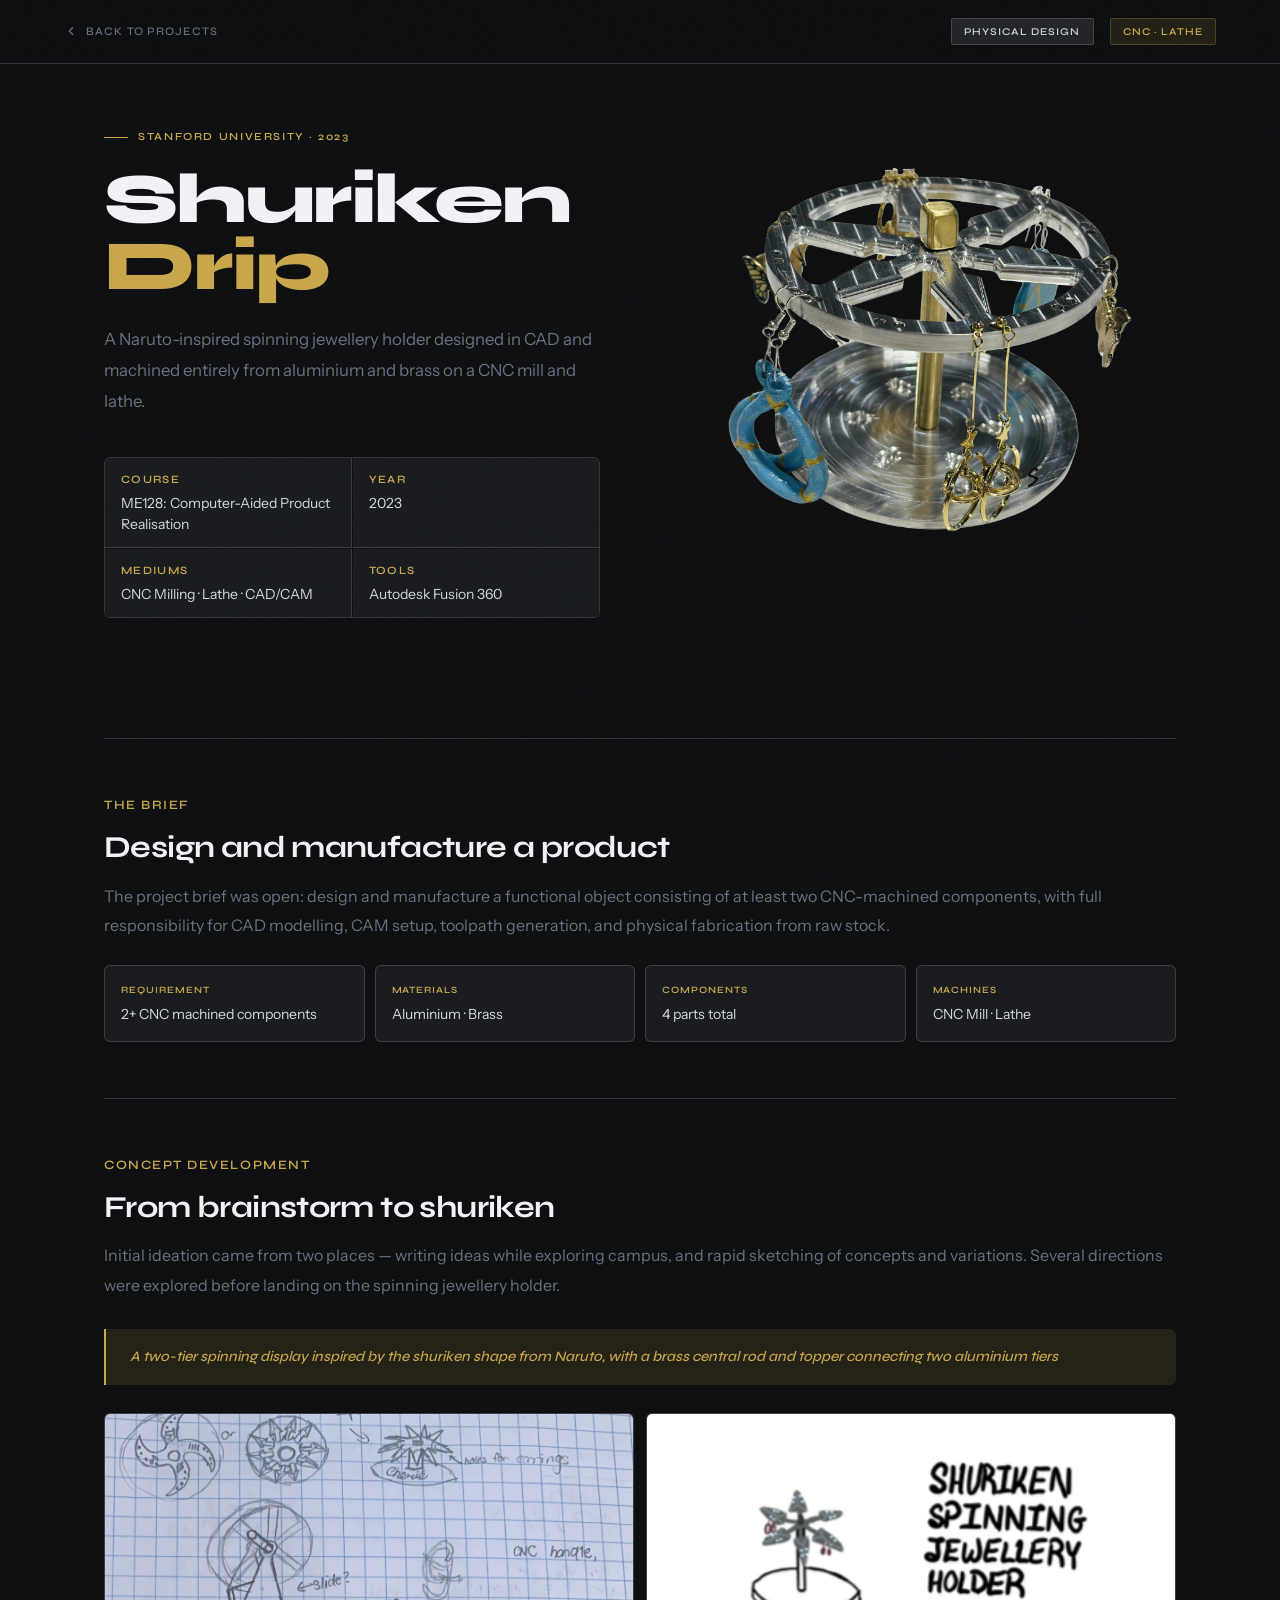
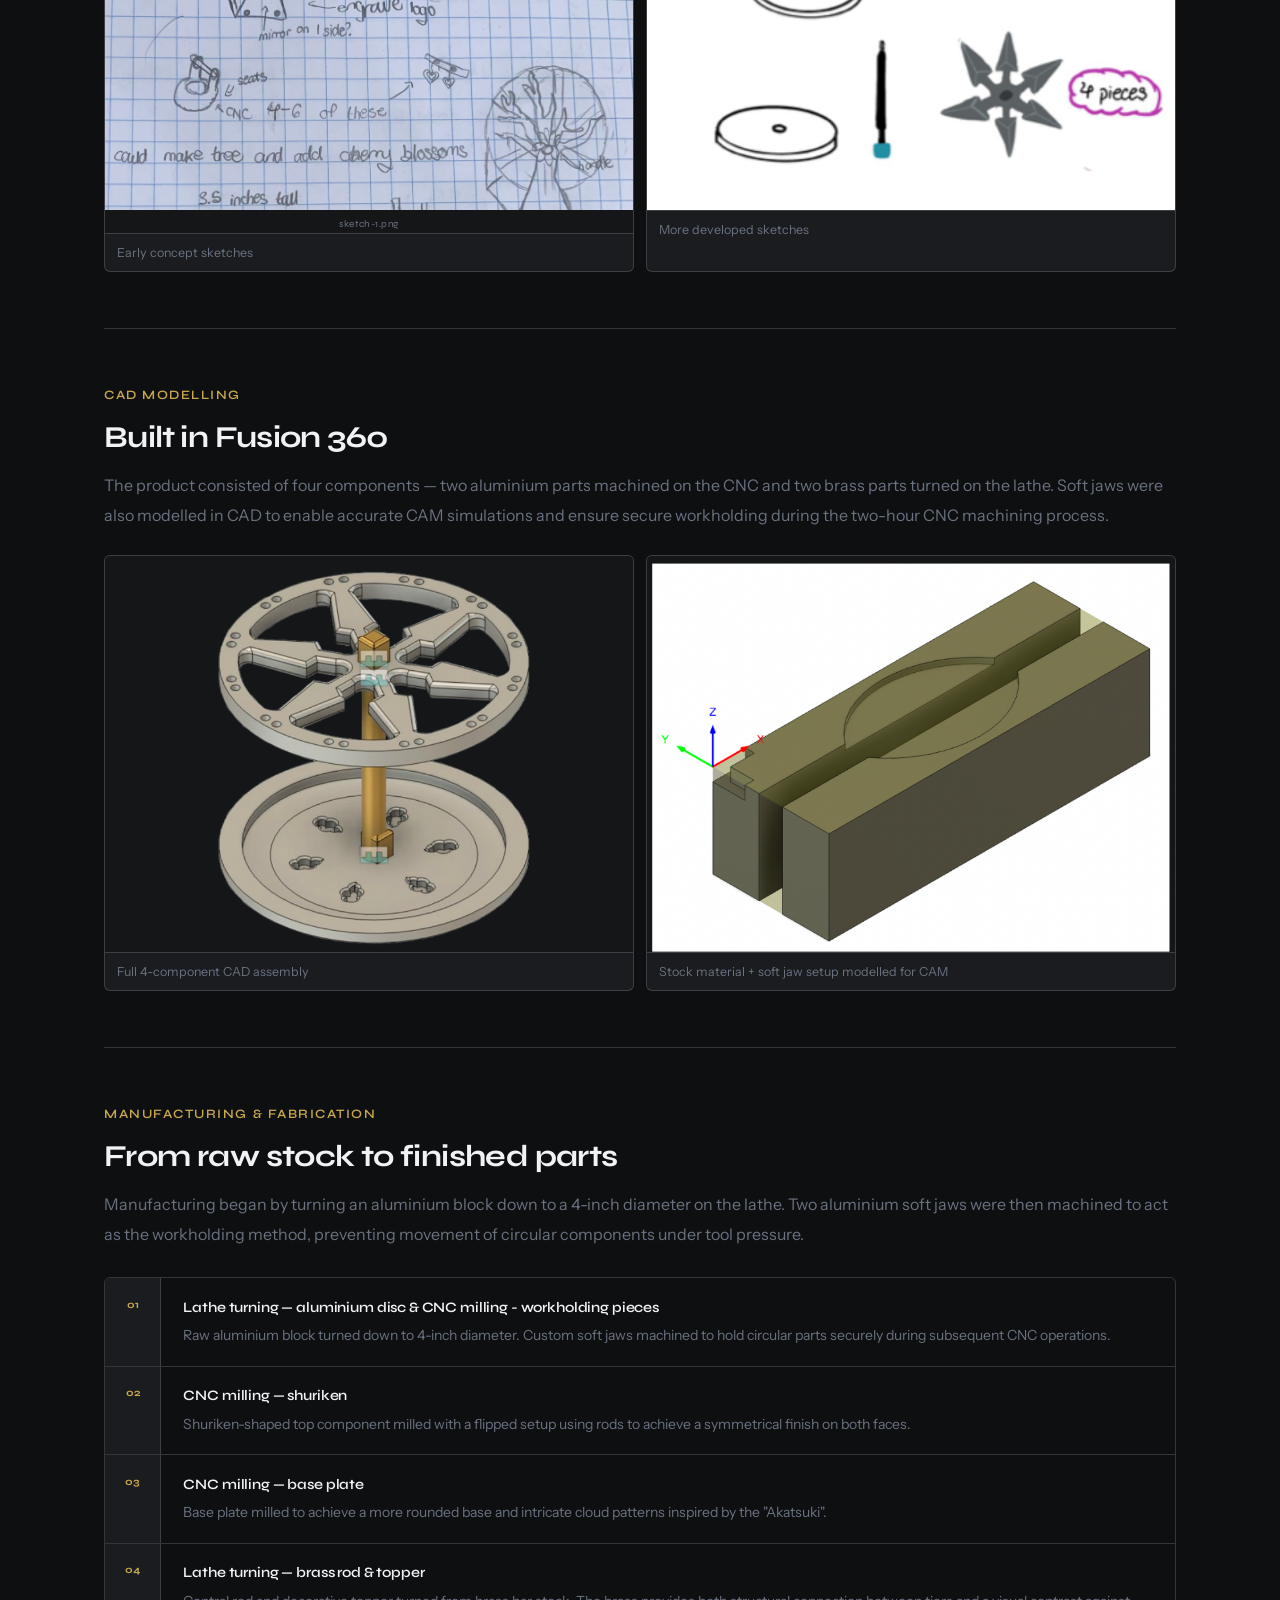
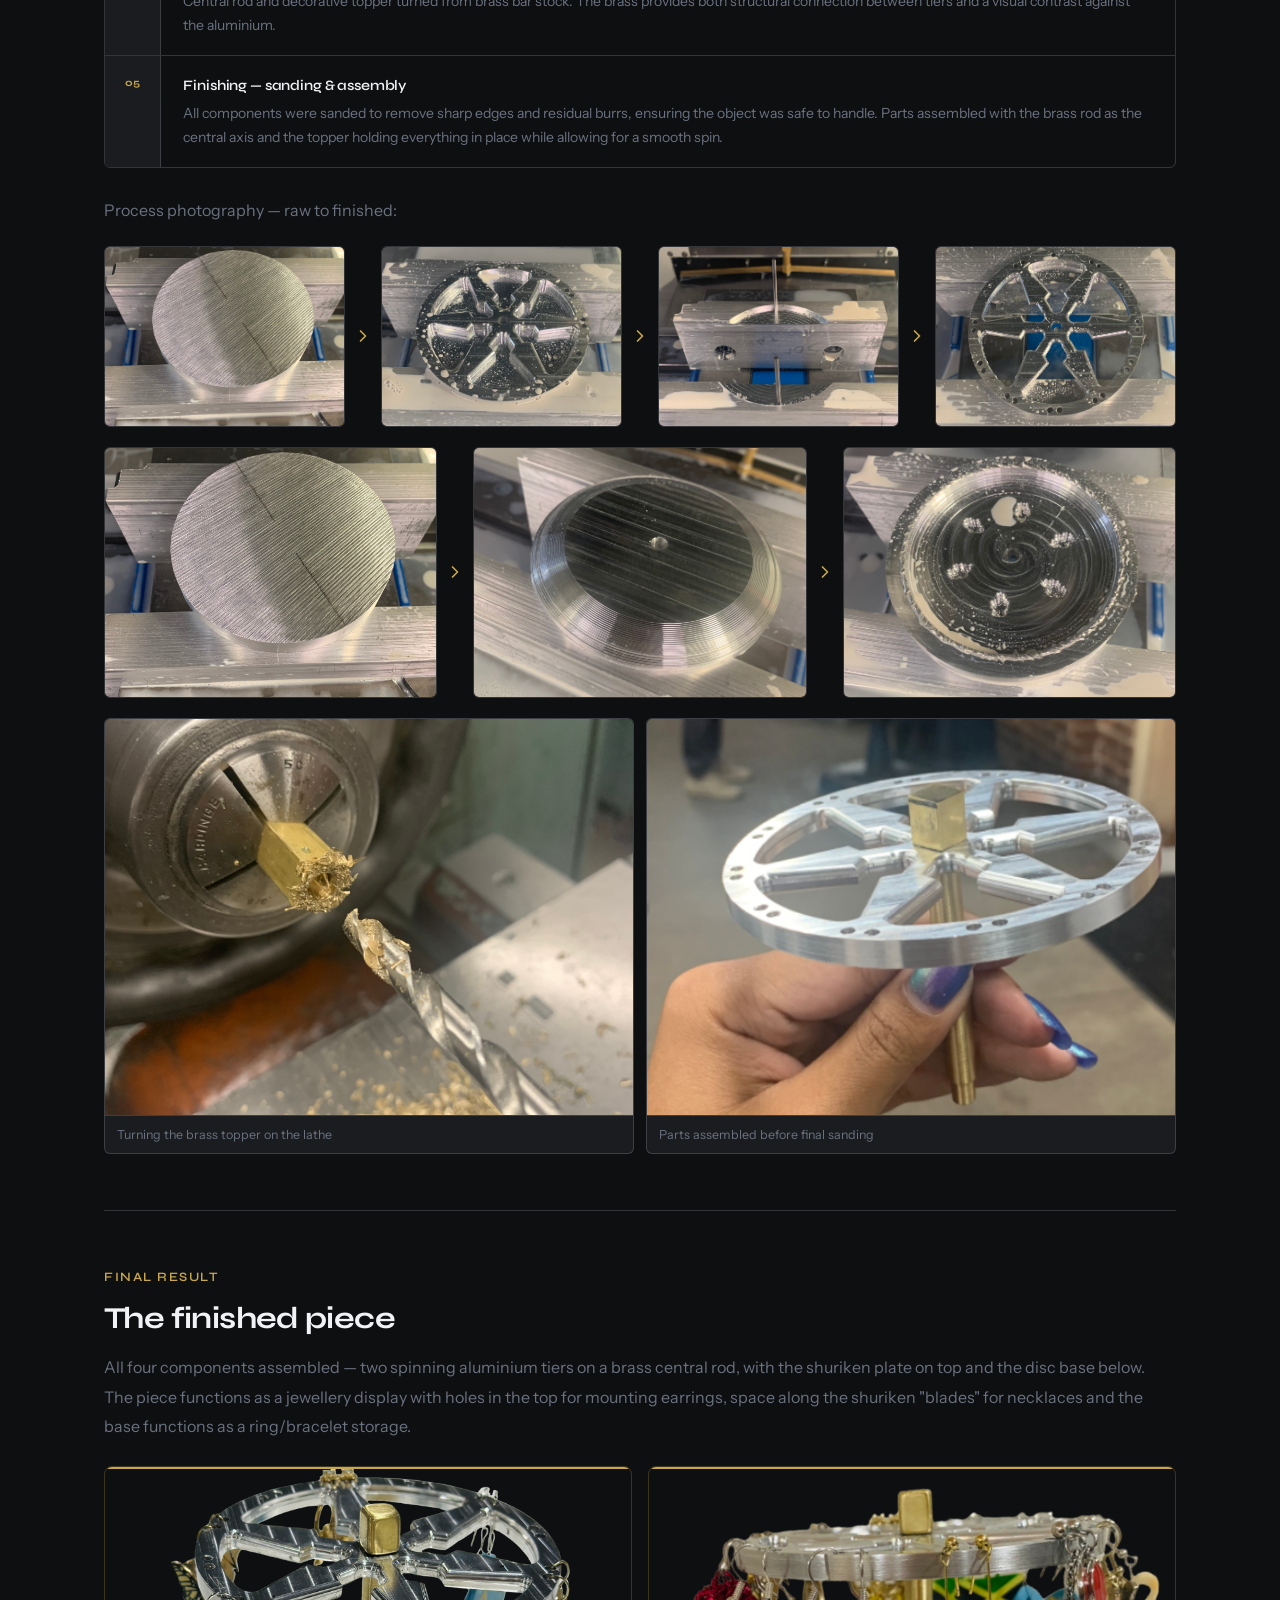
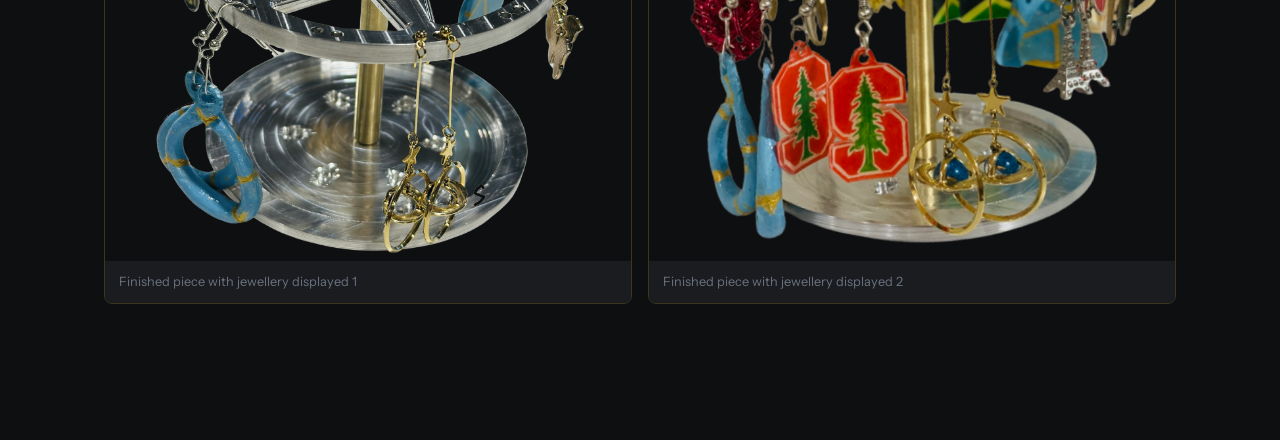
<file: shurikendrip.html>
<!DOCTYPE html>
<html lang="en">
<head>
  <meta charset="UTF-8">
  <meta name="viewport" content="width=device-width, initial-scale=1.0">
  <title>Shuriken Drip — Case Study</title>
  <link href="https://fonts.googleapis.com/css2?family=Syne:wght@400;500;600;700;800&family=Instrument+Sans:ital,wght@0,300;0,400;0,500;1,300&display=swap" rel="stylesheet">
  <style>
    *, *::before, *::after { margin: 0; padding: 0; box-sizing: border-box; }

    :root {
      --silver:     #C8CDD4;
      --silver-mid: #8A9099;
      --silver-dim: rgba(200, 205, 212, 0.12);
      --silver-border: rgba(200, 205, 212, 0.2);
      --brass:      #C9A84C;
      --brass-dim:  rgba(201, 168, 76, 0.12);
      --brass-border: rgba(201, 168, 76, 0.25);
      --bg:         #0e0f11;
      --bg-2:       #141618;
      --bg-card:    #1a1c1f;
      --text:       #d4d8de;
      --muted:      #6a7280;
      --white:      #f0f2f5;
    }

    html { scroll-behavior: smooth; }

    body {
      font-family: 'Instrument Sans', sans-serif;
      background: var(--bg);
      color: var(--text);
      line-height: 1.7;
      min-height: 100vh;
    }

    /* subtle noise texture */
    body::after {
      content: '';
      position: fixed;
      inset: 0;
      background-image: url("data:image/svg+xml,%3Csvg viewBox='0 0 256 256' xmlns='http://www.w3.org/2000/svg'%3E%3Cfilter id='noise'%3E%3CfeTurbulence type='fractalNoise' baseFrequency='0.9' numOctaves='4' stitchTiles='stitch'/%3E%3C/filter%3E%3Crect width='100%25' height='100%25' filter='url(%23noise)' opacity='0.03'/%3E%3C/svg%3E");
      pointer-events: none;
      z-index: 998;
      opacity: 0.4;
    }

    /* ── NAV ── */
    nav {
      position: fixed;
      top: 0; left: 0; right: 0;
      z-index: 100;
      padding: 1.1rem 5%;
      display: flex;
      align-items: center;
      justify-content: space-between;
      background: rgba(14, 15, 17, 0.92);
      backdrop-filter: blur(16px);
      border-bottom: 1px solid var(--silver-border);
    }

    .back {
      display: flex;
      align-items: center;
      gap: 8px;
      font-family: 'Syne', sans-serif;
      font-size: 0.72rem;
      font-weight: 500;
      color: var(--muted);
      text-decoration: none;
      letter-spacing: 0.08em;
      text-transform: uppercase;
      transition: color 0.2s;
    }
    .back:hover { color: var(--silver); }
    .back svg {
      width: 14px; height: 14px;
      stroke: currentColor; fill: none;
      stroke-width: 2; stroke-linecap: round; stroke-linejoin: round;
    }

    .nav-right {
      display: flex;
      align-items: center;
      gap: 16px;
    }

    .nav-tag {
      font-family: 'Syne', sans-serif;
      font-size: 0.65rem;
      font-weight: 600;
      letter-spacing: 0.1em;
      text-transform: uppercase;
      padding: 4px 12px;
      border-radius: 2px;
    }

    .tag-silver {
      background: var(--silver-dim);
      color: var(--silver);
      border: 1px solid var(--silver-border);
    }

    .tag-brass {
      background: var(--brass-dim);
      color: var(--brass);
      border: 1px solid var(--brass-border);
    }

    /* ── HERO ── */
    .hero {
      padding: 8rem 5% 0;
      max-width: 1200px;
      margin: 0 auto;
      
    }

    .hero-top {
      display: grid;
      grid-template-columns: 1fr 1fr;
      gap: 5rem;
      align-items: start;
      padding-bottom: 4rem;
    }

    .hero-eyebrow {
      font-family: 'Syne', sans-serif;
      font-size: 0.68rem;
      font-weight: 600;
      letter-spacing: 0.15em;
      text-transform: uppercase;
      color: var(--brass);
      margin-bottom: 1.25rem;
      display: flex;
      align-items: center;
      gap: 10px;
    }
    .hero-eyebrow::before {
      content: '';
      display: block;
      width: 24px; height: 1px;
      background: var(--brass);
    }

    h1 {
      font-family: 'Syne', sans-serif;
      font-size: clamp(3rem, 5.5vw, 5.5rem);
      font-weight: 800;
      line-height: 0.95;
      color: var(--white);
      margin-bottom: 1.5rem;
      letter-spacing: -0.03em;
    }

    h1 em {
      font-style: normal;
      color: var(--brass);
    }

    .hero-desc {
      font-size: 1.05rem;
      color: var(--muted);
      line-height: 1.85;
      margin-bottom: 2.5rem;
      font-weight: 300;
    }

    /* meta grid */
    .meta-grid {
      display: grid;
      grid-template-columns: 1fr 1fr;
      gap: 1px;
      border: 1px solid var(--silver-border);
      border-radius: 6px;
      overflow: hidden;
    }
    .meta-item {
      padding: 12px 16px;
      background: var(--bg-card);
      border-right: 1px solid var(--silver-border);
      border-bottom: 1px solid var(--silver-border);
    }
    .meta-item:nth-child(even)      { border-right: none; }
    .meta-item:nth-last-child(-n+2) { border-bottom: none; }
    .meta-label {
      font-family: 'Syne', sans-serif;
      font-size: 0.7rem;
      font-weight: 600;
      letter-spacing: 0.12em;
      text-transform: uppercase;
      color: var(--brass);
      margin-bottom: 4px;
    }
    .meta-val {
      font-size: 0.875rem;
      color: var(--text);
      font-weight: 400;
      line-height: 1.5;
    }

    /* hero image */
    .hero-img {
      width: 100%;
      aspect-ratio: 4/3;
      /*border-radius: 8px;*/
      overflow: hidden;
      /*border: 1px solid var(--silver-border);*/
      position: relative;
      min-height: 50vh;
    }
    .hero-img img {
      width: 100%; height: 100%;
      object-fit: contain;
      display: block;
    }
    .hero-img-ph {
      width: 100%; height: 100%;
      background: var(--bg-2);
      display: flex;
      align-items: center;
      justify-content: center;
      flex-direction: column;
      gap: 8px;
    }
    .hero-img-ph svg {
      width: 32px; height: 32px;
      stroke: var(--muted); fill: none;
      stroke-width: 1.5; stroke-linecap: round; stroke-linejoin: round;
    }
    .hero-img-ph span {
      font-family: 'Syne', sans-serif;
      font-size: 0.7rem;
      color: var(--muted);
      letter-spacing: 0.06em;
    }

    /* ── MAIN ── */
    main {
      max-width: 1200px;
      margin: 0 auto;
      padding: 0 5% 7rem;
    }

    .divider {
      border: none;
      border-top: 1px solid var(--silver-border);
      margin: 3.5rem 0;
      position: relative;
    }
    .divider::after {
      content: attr(data-label);
      position: absolute;
      top: -9px; left: 0;
      font-family: 'Syne', sans-serif;
      font-size: 0.6rem;
      font-weight: 600;
      letter-spacing: 0.12em;
      text-transform: uppercase;
      color: var(--brass);
      background: var(--bg);
      padding-right: 12px;
    }

    .section-label {
      font-family: 'Syne', sans-serif;
      font-size: 0.8rem;
      font-weight: 600;
      text-transform: uppercase;
      letter-spacing: 0.12em;
      color: var(--brass);
      margin-bottom: 0.75rem;
    }

    .section-title {
      font-family: 'Syne', sans-serif;
      font-size: clamp(1.4rem, 2.5vw, 1.9rem);
      font-weight: 700;
      color: var(--white);
      margin-bottom: 1rem;
      letter-spacing: -0.02em;
      line-height: 1.2;
    }

    .body-text {
      font-size: 1rem;
      color: var(--muted);
      line-height: 1.85;
      margin-bottom: 1rem;
      font-weight: 300;
      max-width: 1200px;
    }

    /* ── PROCESS STEPS ── */
    .process-list {
      display: flex;
      flex-direction: column;
      margin: 1.75rem 0;
      border: 1px solid var(--silver-border);
      border-radius: 6px;
      overflow: hidden;
    }
    .process-item {
      display: grid;
      grid-template-columns: 56px 1fr;
      border-bottom: 1px solid var(--silver-border);
    }
    .process-item:last-child { border-bottom: none; }
    .process-num {
      font-family: 'Syne', sans-serif;
      font-size: 0.65rem;
      font-weight: 700;
      color: var(--brass);
      padding: 1.1rem;
      border-right: 1px solid var(--silver-border);
      display: flex;
      align-items: flex-start;
      justify-content: center;
      background: var(--bg-card);
    }
    .process-content { padding: 1.1rem 1.4rem; }
    .process-content h4 {
      font-family: 'Syne', sans-serif;
      font-size: 0.9rem;
      font-weight: 600;
      color: var(--white);
      margin-bottom: 4px;
      letter-spacing: -0.01em;
    }
    .process-content p { font-size: 0.875rem; color: var(--muted); line-height: 1.7; }

    /* ── IMAGE GRIDS ── */
    .img-grid-2 {
      display: grid;
      grid-template-columns: 1fr 1fr;
      gap: 12px;
      margin: 1.5rem 0;
    }

    .img-grid-3 {
      display: grid;
      grid-template-columns: repeat(3, 1fr);
      gap: 12px;
      margin: 1.5rem 0;
    }

    .img-card {
      border-radius: 6px;
      overflow: hidden;
      border: 1px solid var(--silver-border);
      background: var(--bg-card);
    }

    .img-card-ph {
      width: 100%;
      aspect-ratio: 4/3;
      background: var(--bg-2);
      display: flex;
      align-items: center;
      justify-content: center;
      flex-direction: column;
      gap: 6px;
    }
    .img-card-ph.tall { aspect-ratio: 3/4; }
    .img-card-ph.wide { aspect-ratio: 16/9; }

    .img-card-ph img {
      width: 100%; height: 100%;
      object-fit: cover;
      display: block;
    }
    .img-card-ph svg {
      width: 22px; height: 22px;
      stroke: var(--muted); fill: none;
      stroke-width: 1.5; stroke-linecap: round; stroke-linejoin: round;
    }
    .img-card-ph span {
      font-family: 'Syne', sans-serif;
      font-size: 0.62rem;
      color: var(--muted);
      letter-spacing: 0.05em;
      text-align: center;
      padding: 0 8px;
    }

    .img-caption {
      padding: 8px 12px;
      font-size: 0.78rem;
      color: var(--muted);
      border-top: 1px solid var(--silver-border);
      font-weight: 300;
    }

    /* ── PROCESS ARROW ROW ── */
    .arrow-row {
      display: flex;
      align-items: center;
      gap: 8px;
      margin: 1.25rem 0;
    }
    .arrow-img {
      flex: 1;
      border-radius: 6px;
      overflow: hidden;
      border: 1px solid var(--silver-border);
    }
    .arrow-img-ph {
      width: 100%;
      aspect-ratio: 4/3;
      background: var(--bg-2);
      display: flex;
      align-items: center;
      justify-content: center;
    }
    .arrow-img-ph img {
      width: 100%; height: 100%;
      object-fit: cover;
      display: block;
    }
    .arrow-img-ph svg {
      width: 20px; height: 20px;
      stroke: var(--muted); fill: none;
      stroke-width: 1.5; stroke-linecap: round;
    }
    .arrow-sep {
      flex-shrink: 0;
      display: flex;
      flex-direction: column;
      align-items: center;
      gap: 4px;
      color: var(--brass);
    }
    .arrow-sep svg {
      width: 20px; height: 20px;
      stroke: currentColor; fill: none;
      stroke-width: 2; stroke-linecap: round; stroke-linejoin: round;
    }

    /* ── HIGHLIGHT ── */
    .highlight {
      border-left: 2px solid var(--brass);
      padding: 1rem 1.5rem;
      margin: 1.75rem 0;
      background: var(--brass-dim);
      border-radius: 0 6px 6px 0;
    }
    .highlight p {
      font-family: 'Syne', sans-serif;
      font-size: 0.9rem;
      color: var(--brass);
      line-height: 1.7;
      font-style: italic;
      font-weight: 500;
    }

    /* ── SPEC CARDS ── */
    .spec-grid {
      display: grid;
      grid-template-columns: repeat(4, 1fr);
      gap: 10px;
      margin: 1.5rem 0;
    }
    .spec-card {
      background: var(--bg-card);
      border: 1px solid var(--silver-border);
      border-radius: 6px;
      padding: 1rem;
    }
    .spec-card-label {
      font-family: 'Syne', sans-serif;
      font-size: 0.6rem;
      font-weight: 600;
      letter-spacing: 0.1em;
      text-transform: uppercase;
      color: var(--brass);
      margin-bottom: 6px;
    }
    .spec-card-val {
      font-size: 0.875rem;
      color: var(--text);
      line-height: 1.5;
    }

    /* ── FINAL RESULT ── */
    .result-grid {
      display: grid;
      grid-template-columns: 1fr 1fr;
      gap: 16px;
      margin: 1.5rem 0;
    }
    .result-card {
      border-radius: 8px;
      overflow: hidden;
      border: 1px solid var(--brass-border);
      position: relative;
    }
    .result-card::before {
      content: '';
      position: absolute;
      top: 0; left: 0; right: 0;
      height: 2px;
      background: var(--brass);
    }
    .result-img {
      width: 100%;
      aspect-ratio: 4/3;
      overflow: hidden;
    }
    .result-img img {
      width: 100%; height: 100%;
      object-fit: cover;
      display: block;
    }
    .result-img-ph {
      width: 100%; height: 100%;
      background: var(--bg-2);
      display: flex;
      align-items: center;
      justify-content: center;
      flex-direction: column;
      gap: 8px;
    }
    .result-img-ph svg {
      width: 28px; height: 28px;
      stroke: var(--brass); fill: none;
      stroke-width: 1.5; stroke-linecap: round; stroke-linejoin: round;
      opacity: 0.5;
    }
    .result-img-ph span {
      font-family: 'Syne', sans-serif;
      font-size: 0.68rem;
      color: var(--brass);
      letter-spacing: 0.06em;
    }
    .result-caption {
      padding: 10px 14px;
      background: var(--bg-card);
      font-size: 0.8rem;
      color: var(--muted);
    }

    /* ── ANIMATIONS ── */
    @keyframes fadeUp {
      from { opacity: 0; transform: translateY(16px); }
      to   { opacity: 1; transform: translateY(0); }
    }
    .hero-top > * { animation: fadeUp 0.6s ease both; }
    .hero-top > *:nth-child(2) { animation-delay: 0.12s; }

    /* ── RESPONSIVE ── */
    @media (max-width: 900px) {
      .hero-top { grid-template-columns: 1fr; gap: 3rem; }
      .spec-grid { grid-template-columns: 1fr 1fr; }
    }
    @media (max-width: 768px) {
      .img-grid-3 { grid-template-columns: 1fr 1fr; }
      .result-grid { grid-template-columns: 1fr; }
      nav .nav-right .nav-tag { display: none; }
    }
    @media (max-width: 480px) {
      .img-grid-2, .img-grid-3 { grid-template-columns: 1fr; }
      .meta-grid { grid-template-columns: 1fr; }
      .spec-grid { grid-template-columns: 1fr 1fr; }
    }
  </style>
</head>
<body>

  <!-- NAV -->
  <nav>
    <a href="index.html" class="back">
      <svg viewBox="0 0 24 24"><polyline points="15 18 9 12 15 6"/></svg>
      Back to projects
    </a>
    <div class="nav-right">
      <span class="nav-tag tag-silver">Physical Design</span>
      <span class="nav-tag tag-brass">CNC · Lathe</span>
    </div>
  </nav>

  <!-- HERO -->
  <section class="hero">
    <div class="hero-top">
      <div class="hero-text">
        <div class="hero-eyebrow">Stanford University · 2023</div>
        <h1>Shuriken<br><em>Drip</em></h1>
        <p class="hero-desc">A Naruto-inspired spinning jewellery holder designed in CAD and machined entirely from aluminium and brass on a CNC mill and lathe.</p>

        <div class="meta-grid">
          <div class="meta-item">
            <div class="meta-label">Course</div>
            <div class="meta-val">ME128: Computer-Aided Product Realisation</div>
          </div>
          <div class="meta-item">
            <div class="meta-label">Year</div>
            <div class="meta-val">2023</div>
          </div>
          <div class="meta-item">
            <div class="meta-label">Mediums</div>
            <div class="meta-val">CNC Milling · Lathe · CAD/CAM</div>
          </div>
          <div class="meta-item">
            <div class="meta-label">Tools</div>
            <div class="meta-val">Autodesk Fusion 360</div>
          </div>
        </div>
      </div>

      <div class="hero-img">
        <!-- Replace with: <img src="shuriken-hero.png" alt="Shuriken Drip finished piece"> -->
        <img src="shuriken-drip-hero.png" alt="Shuriken Drip finished product">
      </div>
    </div>
  </section>

  <!-- MAIN -->
  <main>

    <!-- BRIEF -->
    <hr class="divider" data-label="Brief">
    <p class="section-label">The brief</p>
    <p class="section-title">Design and manufacture a product</p>
    <p class="body-text">The project brief was open: design and manufacture a functional object consisting of at least two CNC-machined components, with full responsibility for CAD modelling, CAM setup, toolpath generation, and physical fabrication from raw stock.</p>

    <div class="spec-grid">
      <div class="spec-card">
        <div class="spec-card-label">Requirement</div>
        <div class="spec-card-val">2+ CNC machined components</div>
      </div>
      <div class="spec-card">
        <div class="spec-card-label">Materials</div>
        <div class="spec-card-val">Aluminium · Brass</div>
      </div>
      <div class="spec-card">
        <div class="spec-card-label">Components</div>
        <div class="spec-card-val">4 parts total</div>
      </div>
      <div class="spec-card">
        <div class="spec-card-label">Machines</div>
        <div class="spec-card-val">CNC Mill · Lathe</div>
      </div>
    </div>

    <!-- CONCEPT -->
    <hr class="divider" data-label="Concept">
    <p class="section-label">Concept development</p>
    <p class="section-title">From brainstorm to shuriken</p>
    <p class="body-text">Initial ideation came from two places — writing ideas while exploring campus, and rapid sketching of concepts and variations. Several directions were explored before landing on the spinning jewellery holder.</p>

    <div class="highlight">
      <p>A two-tier spinning display inspired by the shuriken shape from Naruto, with a brass central rod and topper connecting two aluminium tiers</p>
    </div>

    <!-- sketches placeholder — remove section if not including -->
    <div class="img-grid-2">
      <div class="img-card">
        <div class="img-card-ph">
          <!-- Replace with: <img src="sketch-1.png" alt="Concept sketches"> -->
          <img src="shuriken-brainstrom1.jpg">
          <span>sketch-1.png</span>
        </div>
        <div class="img-caption">Early concept sketches</div>
      </div>
      <div class="img-card">
        <div class="img-card-ph">
          <!-- Replace with: <img src="sketch-2.png" alt="Refined concept sketches"> -->
          <img src="shuriken-brainstorm2.png">
        </div>
        <div class="img-caption">More developed sketches</div>
      </div>
    </div>

    <!-- CAD -->
    <hr class="divider" data-label="CAD Modelling">
    <p class="section-label">CAD modelling</p>
    <p class="section-title">Built in Fusion 360</p>
    <p class="body-text">The product consisted of four components — two aluminium parts machined on the CNC and two brass parts turned on the lathe. Soft jaws were also modelled in CAD to enable accurate CAM simulations and ensure secure workholding during the two-hour CNC machining process.</p>

    <div class="img-grid-2">
      <div class="img-card">
        <div class="img-card-ph">
          <!-- Replace with: <img src="cad-assembly.png" alt="Full CAD assembly"> -->
          <img src="shuriken-cad-assembly.png">
        </div>
        <div class="img-caption">Full 4-component CAD assembly</div>
      </div>
      <div class="img-card">
        <div class="img-card-ph">
          <!-- Replace with: <img src="cad-stock.png" alt="Stock and soft jaw CAD"> -->
          <img src="workholding CAD.png">
        </div>
        <div class="img-caption">Stock material + soft jaw setup modelled for CAM</div>
      </div>
    </div>

    <!-- MANUFACTURING -->
    <hr class="divider" data-label="Manufacturing">
    <p class="section-label">Manufacturing &amp; fabrication</p>
    <p class="section-title">From raw stock to finished parts</p>
    <p class="body-text">Manufacturing began by turning an aluminium block down to a 4-inch diameter on the lathe. Two aluminium soft jaws were then machined to act as the workholding method, preventing movement of circular components under tool pressure.</p>

    <div class="process-list">
      <div class="process-item">
        <span class="process-num">01</span>
        <div class="process-content">
          <h4>Lathe turning — aluminium disc & CNC milling - workholding pieces</h4>
          <p>Raw aluminium block turned down to 4-inch diameter. Custom soft jaws machined to hold circular parts securely during subsequent CNC operations.</p>
        </div>
      </div>
      <div class="process-item">
        <span class="process-num">02</span>
        <div class="process-content">
          <h4>CNC milling — shuriken</h4>
          <p>Shuriken-shaped top component milled with a flipped setup using rods to achieve a symmetrical finish on both faces.</p>
        </div>
      </div>
      <div class="process-item">
        <span class="process-num">03</span>
        <div class="process-content">
          <h4>CNC milling — base plate</h4>
          <p>Base plate milled to achieve a more rounded base and intricate cloud patterns inspired by the "Akatsuki".</p>
        </div>
      </div>
      <div class="process-item">
        <span class="process-num">04</span>
        <div class="process-content">
          <h4>Lathe turning — brass rod &amp; topper</h4>
          <p>Central rod and decorative topper turned from brass bar stock. The brass provides both structural connection between tiers and a visual contrast against the aluminium.</p>
        </div>
      </div>
      <div class="process-item">
        <span class="process-num">05</span>
        <div class="process-content">
          <h4>Finishing — sanding &amp; assembly</h4>
          <p>All components were sanded to remove sharp edges and residual burrs, ensuring the object was safe to handle. Parts assembled with the brass rod as the central axis and the topper holding everything in place while allowing for a smooth spin.</p>
        </div>
      </div>
    </div>

    <p class="body-text">Process photography — raw to finished:</p>


        <!-- row 2: shuriken process -->
    <div class="arrow-row">
      <div class="arrow-img">
        <div class="arrow-img-ph">
          <!-- Replace with: <img src="mfg-shuriken-raw.png" alt="Raw shuriken stock"> -->
          <img src="shuriken-process1.jpg">
        </div>
      </div>
      <div class="arrow-sep">
        <svg viewBox="0 0 24 24"><polyline points="9 18 15 12 9 6"/></svg>
      </div>
      <div class="arrow-img">
        <div class="arrow-img-ph">
          <!-- Replace with: <img src="mfg-shuriken-mid1.png" alt="Shuriken being milled"> -->
          <img src="shuriken-process2-top.jpg">
        </div>
      </div>
      <div class="arrow-sep">
        <svg viewBox="0 0 24 24"><polyline points="9 18 15 12 9 6"/></svg>
      </div>
      <div class="arrow-img">
        <div class="arrow-img-ph">
          <!-- Replace with: <img src="mfg-shuriken-mid2.png" alt="Shuriken in soft jaws"> -->
          <img src="shuriken-process3-top.jpg">
        </div>
      </div>
      <div class="arrow-sep">
        <svg viewBox="0 0 24 24"><polyline points="9 18 15 12 9 6"/></svg>
      </div>
      <div class="arrow-img">
        <div class="arrow-img-ph">
          <!-- Replace with: <img src="mfg-shuriken-done.png" alt="Finished shuriken plate"> -->
          <img src="shuriken-process4-top.jpg">
        </div>
      </div>
    </div>


    <!-- row 1: base disc process -->
    <div class="arrow-row">
      <div class="arrow-img">
        <div class="arrow-img-ph">
          <!-- Replace with: <img src="mfg-disc-raw.png" alt="Raw aluminium disc"> -->
          <img src="shuriken-process1.jpg">
        </div>
      </div>
      <div class="arrow-sep">
        <svg viewBox="0 0 24 24"><polyline points="9 18 15 12 9 6"/></svg>
      </div>
      <div class="arrow-img">
        <div class="arrow-img-ph">
          <!-- Replace with: <img src="mfg-disc-mid.png" alt="Disc being machined"> -->
          <img src="shuriken-process2-base.jpg">
        </div>
      </div>
      <div class="arrow-sep">
        <svg viewBox="0 0 24 24"><polyline points="9 18 15 12 9 6"/></svg>
      </div>
      <div class="arrow-img">
        <div class="arrow-img-ph">
          <!-- Replace with: <img src="mfg-disc-done.png" alt="Finished base disc"> -->
          <img src="shuriken-process3-base.jpg">
        </div>
      </div>
    </div>


    <!-- lathe photos -->
    <div class="img-grid-2" style="margin-top: 1.25rem;">
      <div class="img-card">
        <div class="img-card-ph">
          <!-- Replace with: <img src="mfg-lathe-brass.png" alt="Turning brass topper on lathe"> -->
          <img src="topper.jpg" alt="Turning brass topper on lathe">
        </div>
        <div class="img-caption">Turning the brass topper on the lathe</div>
      </div>
      <div class="img-card">
        <div class="img-card-ph">
          <!-- Replace with: <img src="mfg-assembled-bare.png" alt="Assembled before sanding"> -->
          <img src="shuriken-no-base.png">
        </div>
        <div class="img-caption">Parts assembled before final sanding</div>
      </div>
    </div>

    <!-- FINAL RESULT -->
    <hr class="divider" data-label="Result">
    <p class="section-label">Final result</p>
    <p class="section-title">The finished piece</p>
    <p class="body-text">All four components assembled — two spinning aluminium tiers on a brass central rod, with the shuriken plate on top and the disc base below. The piece functions as a jewellery display with holes in the top for mounting earrings, space along the shuriken "blades" for necklaces and the base functions as a ring/bracelet storage.</p>

    <div class="result-grid">
      <div class="result-card">
        <div class="result-img">
          <!-- Replace with: <img src="final-1.png" alt="Finished Shuriken Drip"> -->
          <img src="shuriken-drip-hero.png">
        </div>
        <div class="result-caption">Finished piece with jewellery displayed 1</div>
      </div>
      <div class="result-card">
        <div class="result-img">
          <!-- Replace with: <img src="final-2.png" alt="Shuriken Drip with jewellery"> -->
          <img src="shuriken-final2.png">
        </div>
        <div class="result-caption">Finished piece with jewellery displayed 2</div>
      </div>
    </div>

  </main>

</body>
</html>
</file>
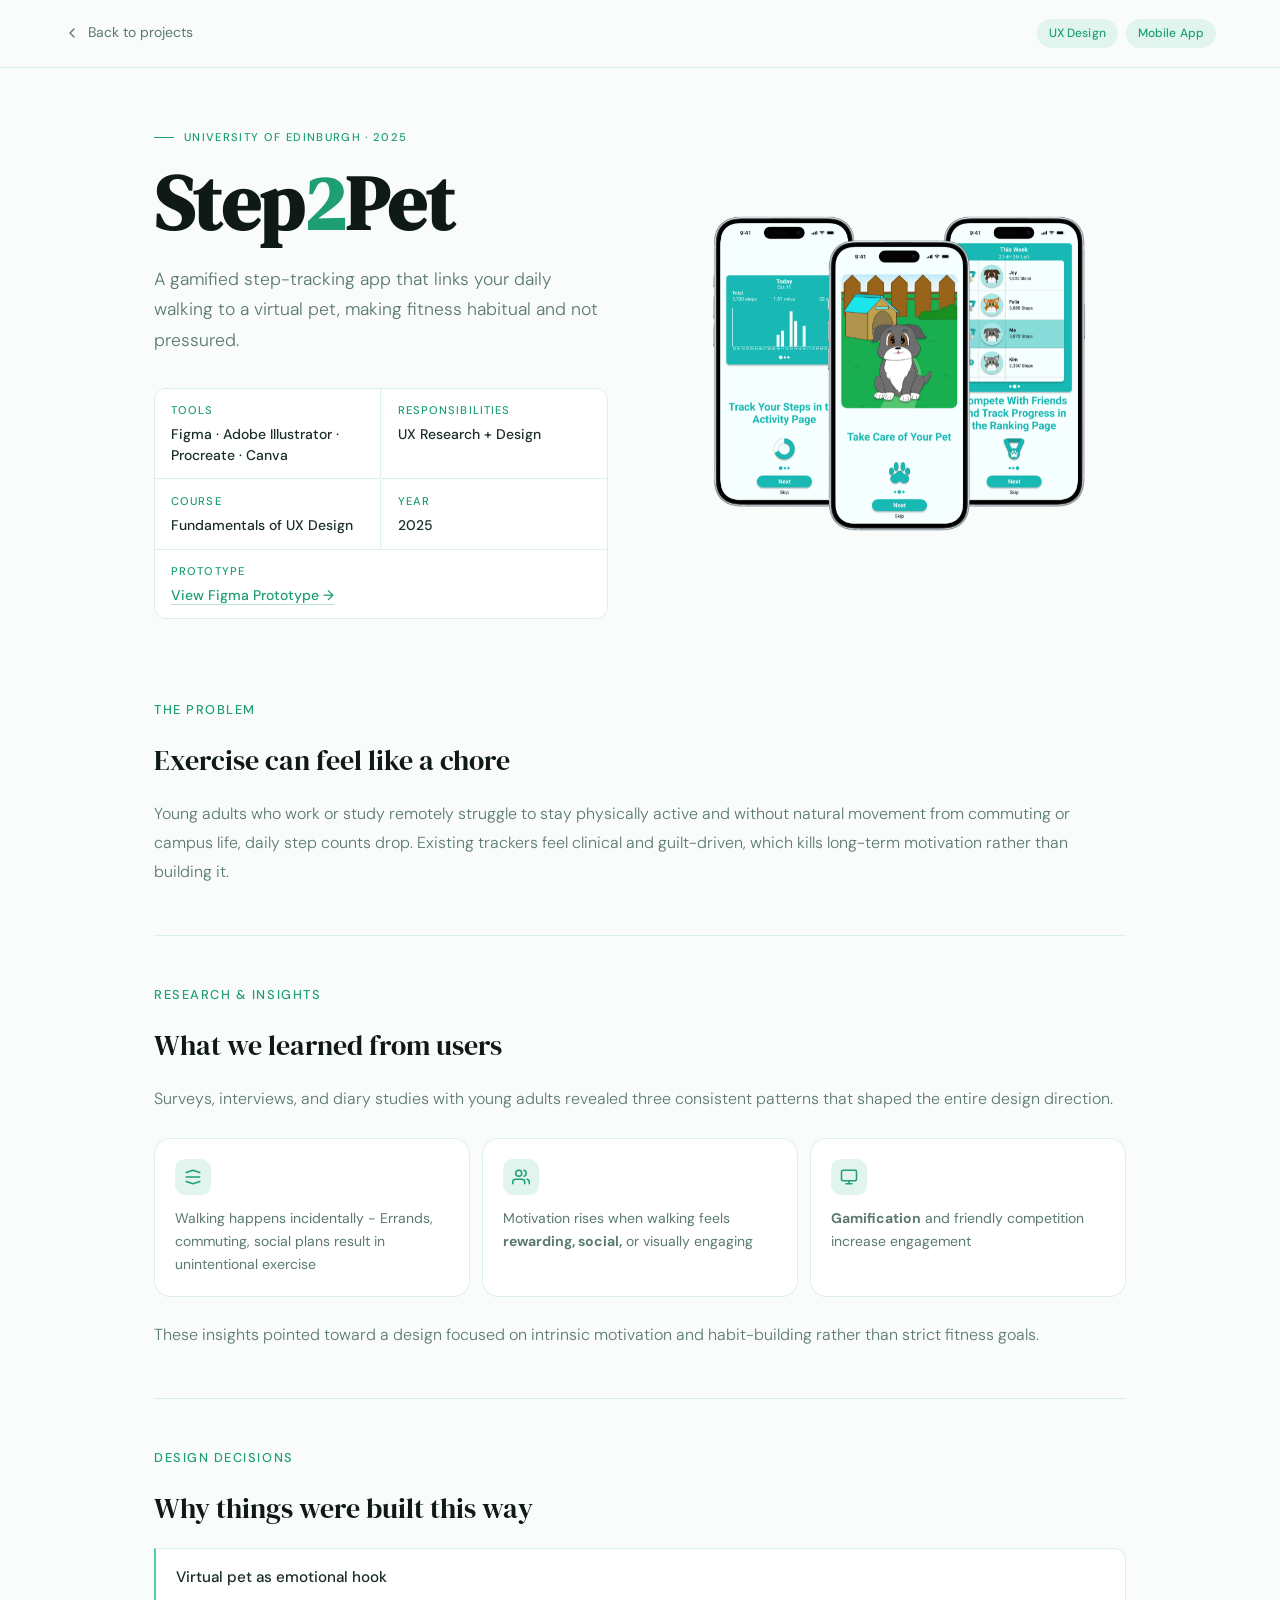
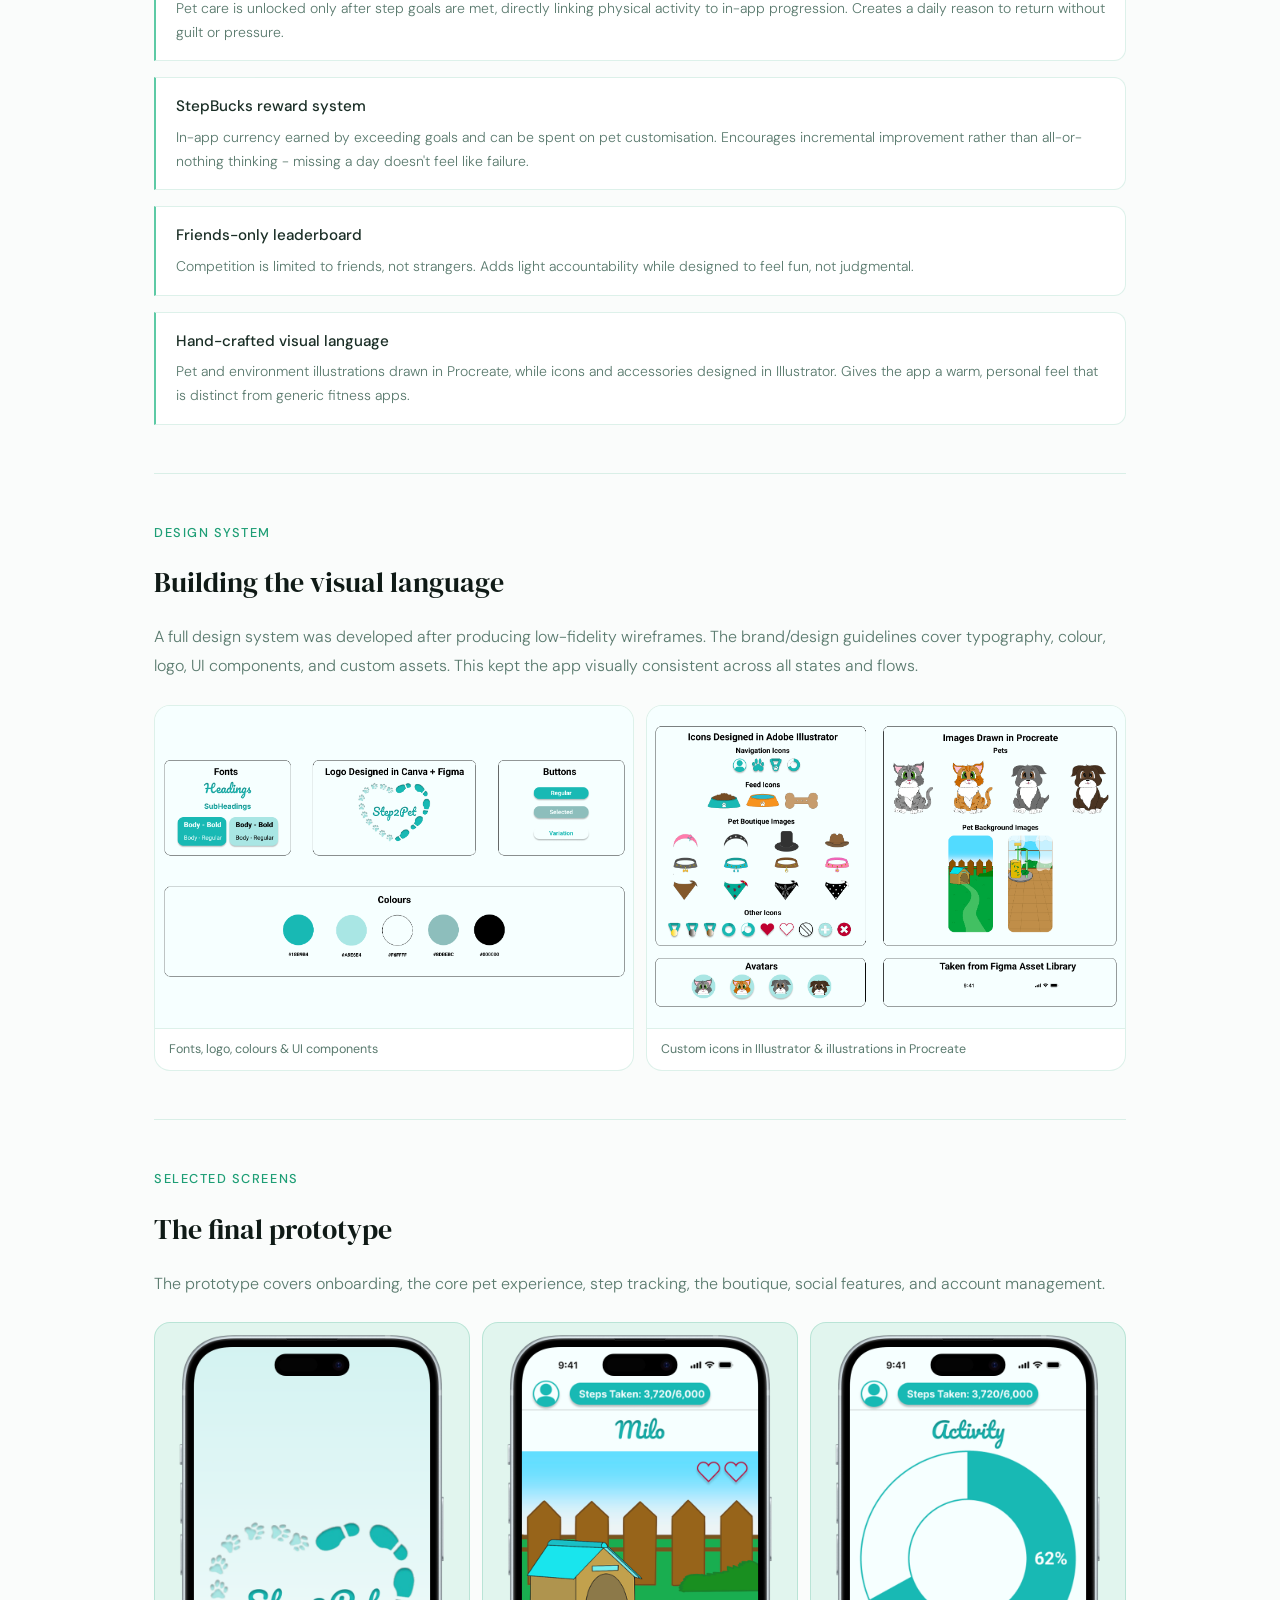
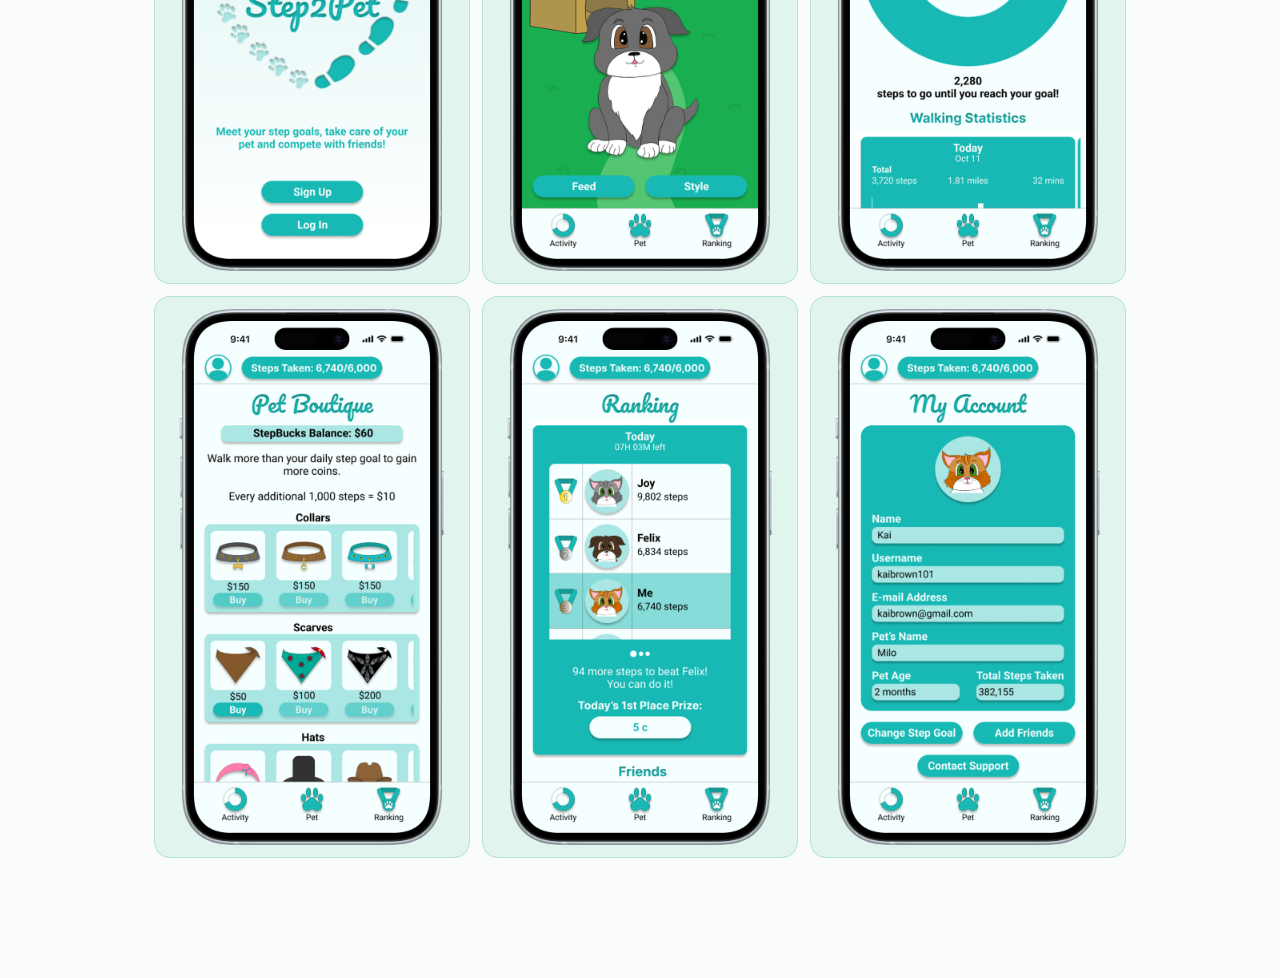
<file: step2pet.html>
<!DOCTYPE html>
<html lang="en">
<head>
  <meta charset="UTF-8">
  <meta name="viewport" content="width=device-width, initial-scale=1.0">
  <title>Step2Pet — Case Study</title>
  <link href="https://fonts.googleapis.com/css2?family=DM+Sans:ital,wght@0,300;0,400;0,500;1,300&family=DM+Serif+Display&display=swap" rel="stylesheet">
  <style>
    *, *::before, *::after { margin: 0; padding: 0; box-sizing: border-box; }

    :root {
      --teal: #1D9E75;
      --teal-light: #E1F5EE;
      --teal-mid: #5DCAA5;
      --dark: #0f1a16;
      --text: #1a2e26;
      --muted: #5a7a6e;
      --border: rgba(29, 158, 117, 0.15);
      --bg: #fafcfb;
      --card-bg: #ffffff;
    }

    html { scroll-behavior: smooth; }

    body {
      font-family: 'DM Sans', sans-serif;
      background: var(--bg);
      color: var(--text);
      line-height: 1.7;
    }

    /* ── NAV ── */
    nav {
      position: fixed;
      top: 0; left: 0; right: 0;
      z-index: 100;
      padding: 1.2rem 5%;
      display: flex;
      align-items: center;
      justify-content: space-between;
      background: rgba(250, 252, 251, 0.88);
      backdrop-filter: blur(12px);
      border-bottom: 1px solid var(--border);
    }

    nav .back {
      display: flex;
      align-items: center;
      gap: 8px;
      font-size: 0.875rem;
      color: var(--muted);
      text-decoration: none;
      transition: color 0.2s;
    }
    nav .back:hover { color: var(--teal); }
    nav .back svg {
      width: 16px; height: 16px;
      stroke: currentColor; fill: none;
      stroke-width: 2; stroke-linecap: round; stroke-linejoin: round;
    }

    nav .tags { display: flex; gap: 8px; }

    .tag {
      font-size: 0.75rem;
      padding: 4px 12px;
      border-radius: 999px;
      background: var(--teal-light);
      color: var(--teal);
      font-weight: 500;
      letter-spacing: 0.01em;
    }

    /* ── HERO ── */
    .hero {
      padding: 8rem 5% 5rem;
      max-width: 1100px;
      margin: 0 auto;
      display: grid;
      grid-template-columns: 1fr 1fr;
      gap: 4rem;
      align-items: center;
    }

    .hero-text h1 {
      font-family: 'DM Serif Display', serif;
      font-size: clamp(3rem, 6vw, 5rem);
      line-height: 1.05;
      color: var(--dark);
      margin-bottom: 1.25rem;
    }
    .hero-text h1 span { color: var(--teal); }

    .hero-text p {
      font-size: 1.1rem;
      color: var(--muted);
      line-height: 1.75;
      margin-bottom: 2rem;
      font-weight: 300;
    }

    /* meta grid — same bordered style as ULF for consistency */
    .meta-grid {
      display: grid;
      grid-template-columns: 1fr 1fr;
      gap: 1px;
      border: 1px solid var(--border);
      border-radius: 12px;
      overflow: hidden;
    }

    .meta-item {
      padding: 12px 16px;
      background: var(--card-bg);
      border-right: 1px solid var(--border);
      border-bottom: 1px solid var(--border);
    }
    .meta-item:nth-child(even)       { border-right: none; }
    .meta-item:nth-last-child(-n+3)  { border-bottom: none; }

    .meta-label {
      font-size: 0.7rem;
      text-transform: uppercase;
      letter-spacing: 0.1em;
      color: var(--teal);
      font-weight: 500;
      margin-bottom: 4px;
    }
    .meta-val {
      font-size: 0.875rem;
      font-weight: 500;
      color: var(--text);
      line-height: 1.5;
    }

    /* hero visual — overlapping phones */
    /*.hero-visual {
      position: relative;
      height: 80vh;
    }*/

    .hero-visual {
        height: auto;        /* remove fixed height */
        width: 100%;
        display: flex;
        align-items: center;
    }

    .hero-visual img {
        width: 100%;
        height: auto;        /* let the image define its own height */
        object-fit: contain;
    }

    .phone {
      position: absolute;
      border-radius: 28px;
      background: var(--card-bg);
      border: 1.5px solid rgba(29, 158, 117, 0.25);
      box-shadow: 0 24px 60px rgba(29, 158, 117, 0.12), 0 4px 16px rgba(0,0,0,0.06);
      overflow: hidden;
      display: flex;
      flex-direction: column;
      align-items: center;
      justify-content: center;
      gap: 8px;
    }
    .phone-notch {
      position: absolute;
      top: 10px;
      width: 60px; height: 14px;
      background: var(--dark);
      border-radius: 999px;
    }
    .phone svg   { opacity: 0.35; }
    .phone span  { font-size: 0.7rem; color: var(--muted); text-align: center; padding: 0 12px; }
    .phone img   { width: 100%; height: 100%; object-fit: cover; position: absolute; inset: 0; }

    .phone-1 { width: 155px; height: 310px; left: 10%; top: 5%;  transform: rotate(-6deg); z-index: 1; background: var(--teal-light); }
    .phone-2 { width: 165px; height: 330px; left: 30%; top: 8%;  z-index: 3; }
    .phone-3 { width: 155px; height: 310px; right: 5%; top: 10%; transform: rotate(5deg);  z-index: 2; background: #f0faf6; }

    /* ── MAIN ── */
    main {
      max-width: 1100px;
      margin: 0 auto;
      padding: 0 5% 6rem;
    }

    .divider {
      border: none;
      border-top: 1px solid var(--border);
      margin: 3rem 0;
    }

    .section-label {
      font-size: 0.8rem;
      text-transform: uppercase;
      letter-spacing: 0.12em;
      color: var(--teal);
      font-weight: 500;
      margin-bottom: 1rem;
    }

    .section-title {
      font-family: 'DM Serif Display', serif;
      font-size: 1.75rem;
      color: var(--dark);
      margin-bottom: 1rem;
      font-weight: 400;
    }

    .body-text {
      font-size: 1rem;
      color: var(--muted);
      line-height: 1.8;
      margin-bottom: 1rem;
      font-weight: 300;
    }

    /* ── INSIGHT CARDS ── */
    .insight-grid {
      display: grid;
      grid-template-columns: repeat(3, 1fr);
      gap: 12px;
      margin: 1.5rem 0;
    }

    .insight-card {
      background: var(--card-bg);
      border: 1px solid var(--border);
      border-radius: 16px;
      padding: 1.25rem;
    }

    .insight-icon {
      width: 36px; height: 36px;
      background: var(--teal-light);
      border-radius: 10px;
      display: flex;
      align-items: center;
      justify-content: center;
      margin-bottom: 0.75rem;
    }
    .insight-icon svg {
      width: 18px; height: 18px;
      stroke: var(--teal); fill: none;
      stroke-width: 2; stroke-linecap: round; stroke-linejoin: round;
    }
    .insight-card p { font-size: 0.875rem; color: var(--muted); line-height: 1.65; }

    /* ── DECISION CARDS ── */
    .decision-card {
      border-left: 2px solid var(--teal-mid);
      padding: 1rem 1.25rem;
      margin-bottom: 1rem;
      background: var(--card-bg);
      border-radius: 0 12px 12px 0;
      border-top: 1px solid var(--border);
      border-right: 1px solid var(--border);
      border-bottom: 1px solid var(--border);
    }
    .decision-title {
      font-size: 0.95rem;
      font-weight: 500;
      color: var(--text);
      margin-bottom: 0.35rem;
    }
    .decision-text {
      font-size: 0.875rem;
      color: var(--muted);
      line-height: 1.7;
      font-weight: 300;
    }

    /* ── DESIGN SYSTEM ── */
    .design-system-img {
      width: 100%;
      border-radius: 16px;
      overflow: hidden;
      border: 1px solid var(--border);
      margin: 1.5rem 0;
    }
    .design-system-img img {
      width: 100%;
      display: block;
    }

    /* two-up design system images */
    .ds-grid {
      display: grid;
      grid-template-columns: 1fr 1fr;
      gap: 12px;
      margin: 1.5rem 0;
    }
    .ds-card {
      border-radius: 16px;
      overflow: hidden;
      border: 1px solid var(--border);
      background: var(--card-bg);
    }
    .ds-card img {
      width: 100%;
      display: block;
    }
    .ds-card-label {
      padding: 10px 14px;
      font-size: 0.78rem;
      color: var(--muted);
      font-weight: 400;
      border-top: 1px solid var(--border);
    }

    /* placeholder for design system if no image yet */
    .ds-ph {
      width: 100%;
      min-height: 200px;
      background: var(--teal-light);
      border-radius: 16px;
      border: 1px solid var(--border);
      display: flex;
      align-items: center;
      justify-content: center;
      flex-direction: column;
      gap: 8px;
      margin: 1.5rem 0;
    }
    .ds-ph svg {
      width: 32px; height: 32px;
      stroke: var(--teal); fill: none;
      stroke-width: 1.5; stroke-linecap: round; stroke-linejoin: round;
      opacity: 0.5;
    }
    .ds-ph span { font-size: 0.78rem; color: var(--teal); }

    /* ── SCREEN GRID ── */
    .screen-grid {
      display: grid;
      grid-template-columns: repeat(3, 1fr);
      gap: 12px;
      margin: 1.5rem 0;
    }

    .screen-ph {
      aspect-ratio: 9/16;
      background: var(--teal-light);
      border-radius: 16px;
      display: flex;
      flex-direction: column;
      align-items: center;
      justify-content: center;
      gap: 5px;
      border: 1px solid rgba(29,158,117,0.2);
      overflow: hidden;
      position: relative;
    }
    .screen-ph img {
      width: 100%; height: 100%;
      object-fit: contain;
      position: absolute; inset: 0;
    }
    .screen-ph svg {
      width: 24px; height: 24px;
      stroke: var(--teal); fill: none;
      stroke-width: 1.5; stroke-linecap: round; stroke-linejoin: round;
      opacity: 0.5;
    }
    .screen-caption {
      font-size: 0.7rem;
      color: var(--teal);
      text-align: center;
      padding: 0 8px;
    }

    /* ── CRAFT ── */
    .craft-grid {
      display: grid;
      grid-template-columns: 1fr 1fr;
      gap: 16px;
      margin: 1.5rem 0;
    }
    .craft-card {
      background: var(--card-bg);
      border: 1px solid var(--border);
      border-radius: 16px;
      overflow: hidden;
    }
    .craft-img {
      width: 100%;
      aspect-ratio: 4/3;
      background: var(--teal-light);
      display: flex;
      align-items: center;
      justify-content: center;
      flex-direction: column;
      gap: 6px;
      overflow: hidden;
    }
    .craft-img img {
      width: 100%; height: 100%;
      object-fit: contain;
      display: block;
    }
    .craft-img svg {
      width: 28px; height: 28px;
      stroke: var(--teal); fill: none;
      stroke-width: 1.5; stroke-linecap: round; stroke-linejoin: round;
      opacity: 0.5;
    }
    .craft-img span { font-size: 0.7rem; color: var(--teal); text-align: center; padding: 0 12px; }
    .craft-info { padding: 1rem; }
    .craft-info h4 { font-size: 0.875rem; font-weight: 500; color: var(--text); margin-bottom: 4px; }
    .craft-info p  { font-size: 0.8rem; color: var(--muted); line-height: 1.6; }

    .hero-eyebrow {
      font-size: 0.7rem;
      font-weight: 500;
      letter-spacing: 0.12em;
      text-transform: uppercase;
      color: var(--teal);
      margin-bottom: 1rem;
      display: flex;
      align-items: center;
      gap: 10px;
  }

  .hero-eyebrow::before {
      content: '';
      display: block;
      width: 20px;
      height: 1px;
      background: var(--teal);
  }

    /* ── RESPONSIVE ── */
    @media (max-width: 768px) {
      .hero { grid-template-columns: 1fr; padding-top: 6rem; }
      .hero-visual { height: 320px; }
      .phone-1 { width: 110px; height: 220px; }
      .phone-2 { width: 120px; height: 240px; }
      .phone-3 { width: 110px; height: 220px; }
      .insight-grid, .screen-grid { grid-template-columns: 1fr 1fr; }
      .ds-grid { grid-template-columns: 1fr; }
      nav .tags { display: none; }
    }
    @media (max-width: 480px) {
      .insight-grid  { grid-template-columns: 1fr; }
      .craft-grid    { grid-template-columns: 1fr; }
      .screen-grid   { grid-template-columns: 1fr 1fr; }
      .meta-grid     { grid-template-columns: 1fr; }
    }

    /* ── ANIMATIONS ── */
    @keyframes fadeUp {
      from { opacity: 0; transform: translateY(20px); }
      to   { opacity: 1; transform: translateY(0); }
    }
    .hero-text  { animation: fadeUp 0.6s ease both; }
    .hero-visual{ animation: fadeUp 0.6s ease 0.15s both; }
  </style>
</head>
<body>

  <!-- NAV -->
  <nav>
    <a href="index.html" class="back">
      <svg viewBox="0 0 24 24"><polyline points="15 18 9 12 15 6"/></svg>
      Back to projects
    </a>
    <div class="tags">
      <span class="tag">UX Design</span>
      <span class="tag">Mobile App</span>
    </div>
  </nav>

  <!-- HERO -->
  <section class="hero">
    <div class="hero-text">
      <div class="hero-eyebrow">University of Edinburgh · 2025</div>
      <h1>Step<span>2</span>Pet</h1>
      <p>A gamified step-tracking app that links your daily walking to a virtual pet, making fitness habitual and not pressured.</p>

      <div class="meta-grid">
        <div class="meta-item">
          <div class="meta-label">Tools</div>
          <div class="meta-val">Figma · Adobe Illustrator · Procreate · Canva</div>
        </div>
        <div class="meta-item">
          <div class="meta-label">Responsibilities</div>
          <div class="meta-val">UX Research + Design</div>
        </div>
        <div class="meta-item">
          <div class="meta-label">Course</div>
          <div class="meta-val">Fundamentals of UX Design</div>
        </div>
        <div class="meta-item">
          <div class="meta-label">Year</div>
          <div class="meta-val">2025</div>
        </div>
        <div class="meta-item" style="grid-column: 1 / -1; border-top: 1px solid var(--border); border-right: none; border-bottom: none;">
          <div class="meta-label">Prototype</div>
          <div class="meta-val">
            <a href="https://www.figma.com/proto/LJlCmqQ6VHAgBJpPoD21LV/Step2pet?node-id=353-4798&starting-point-node-id=353%3A4798&t=PHPzx3JufjV9bXVz-1" target="_blank" style="color: var(--teal); text-decoration: none; border-bottom: 1px solid rgba(29,158,117,0.3);">View Figma Prototype →</a>
          </div>
        </div>
      </div>
    </div>

    <div class="hero-visual">
        <img src="onboarding-pet.png" alt="Step2Pet app screens" style="width: 100%; height: 100%; object-fit: contain;">
    </div>
  </section>

  <!-- MAIN -->
  <main>

    <!-- PROBLEM -->
    <p class="section-label">The problem</p>
    <h2 class="section-title">Exercise can feel like a chore</h2>
    <p class="body-text">Young adults who work or study remotely struggle to stay physically active and without natural movement from commuting or campus life, daily step counts drop. Existing trackers feel clinical and guilt-driven, which kills long-term motivation rather than building it.</p>

    <hr class="divider">

    <!-- RESEARCH -->
    <p class="section-label">Research &amp; insights</p>
    <h2 class="section-title">What we learned from users</h2>
    <p class="body-text">Surveys, interviews, and diary studies with young adults revealed three consistent patterns that shaped the entire design direction.</p>

    <div class="insight-grid">
      <div class="insight-card">
        <div class="insight-icon">
          <svg viewBox="0 0 24 24"><path d="M3 12h18M3 6l9-3 9 3M3 18l9 3 9-3"/></svg>
        </div>
        <p>Walking happens incidentally - Errands, commuting, social plans result in unintentional exercise</p>
      </div>
      <div class="insight-card">
        <div class="insight-icon">
          <svg viewBox="0 0 24 24"><path d="M17 21v-2a4 4 0 0 0-4-4H5a4 4 0 0 0-4 4v2"/><circle cx="9" cy="7" r="4"/><path d="M23 21v-2a4 4 0 0 0-3-3.87"/><path d="M16 3.13a4 4 0 0 1 0 7.75"/></svg>
        </div>
        <p>Motivation rises when walking feels <strong>rewarding, social,</strong> or visually engaging</p>
      </div>
      <div class="insight-card">
        <div class="insight-icon">
          <svg viewBox="0 0 24 24"><rect x="2" y="3" width="20" height="14" rx="2"/><path d="M8 21h8M12 17v4"/></svg>
        </div>
        <p><strong>Gamification</strong> and friendly competition increase engagement</p>
      </div>
    </div>

    <p class="body-text">These insights pointed toward a design focused on intrinsic motivation and habit-building rather than strict fitness goals.</p>

    <hr class="divider">

    <!-- DECISIONS -->
    <p class="section-label">Design decisions</p>
    <h2 class="section-title">Why things were built this way</h2>

    <div class="decision-card">
      <div class="decision-title">Virtual pet as emotional hook</div>
      <p class="decision-text">Pet care is unlocked only after step goals are met, directly linking physical activity to in-app progression. Creates a daily reason to return without guilt or pressure.</p>
    </div>
    <div class="decision-card">
      <div class="decision-title">StepBucks reward system</div>
      <p class="decision-text">In-app currency earned by exceeding goals and can be spent on pet customisation. Encourages incremental improvement rather than all-or-nothing thinking - missing a day doesn't feel like failure.</p>
    </div>
    <div class="decision-card">
      <div class="decision-title">Friends-only leaderboard</div>
      <p class="decision-text">Competition is limited to friends, not strangers. Adds light accountability while designed to feel fun, not judgmental.</p>
    </div>
    <div class="decision-card">
      <div class="decision-title">Hand-crafted visual language</div>
      <p class="decision-text">Pet and environment illustrations drawn in Procreate, while icons and accessories designed in Illustrator. Gives the app a warm, personal feel that is distinct from generic fitness apps.</p>
    </div>

    <hr class="divider">

    <!-- DESIGN SYSTEM -->
    <p class="section-label">Design system</p>
    <h2 class="section-title">Building the visual language</h2>
    <p class="body-text">A full design system was developed after producing low-fidelity wireframes. The brand/design guidelines cover typography, colour, logo, UI components, and custom assets. This kept the app visually consistent across all states and flows.</p>

    <div class="ds-grid">
      <div class="ds-card">
        <!-- Replace with: <img src="step2pet-guidelines.png" alt="Step2Pet brand guidelines"> -->
         <img src="Step2Pet Guidelines2.png" alt="Step2Pet brand guidelines">
        
        <div class="ds-card-label">Fonts, logo, colours &amp; UI components</div>
      </div>
      <div class="ds-card">
        <!-- Replace with: <img src="step2pet-assets.png" alt="Step2Pet icons and illustrations"> -->
        <img src="Step2Pet Icons and Images.png" alt="Step2Pet icons and illustrations">
        <div class="ds-card-label">Custom icons in Illustrator &amp; illustrations in Procreate</div>
      </div>
    </div>

    <hr class="divider">

    <!-- SCREENS -->
    <p class="section-label">Selected screens</p>
    <h2 class="section-title">The final prototype</h2>
    <p class="body-text">The prototype covers onboarding, the core pet experience, step tracking, the boutique, social features, and account management.</p>

    <div class="screen-grid">
      <!-- Replace SVG + span with <img src="your-screen.png" alt="..."> -->
      <div class="screen-ph">
        <img src="Welcome-portrait.png">
      </div>
      <div class="screen-ph">
        <img src="Pet - Grey Dog-portrait.png">
      </div>
      <div class="screen-ph">
        <img src="Activity-portrait.png">
      </div>
      <div class="screen-ph">
        <img src="Pet Boutique-portrait.png">
      </div>
      <div class="screen-ph">
        <img src="Leaderboard-portrait.png">
      </div>
      <div class="screen-ph">
        <img src="Account-portrait.png">
      </div>
    </div>

  </main>

</body>
</html>
</file>
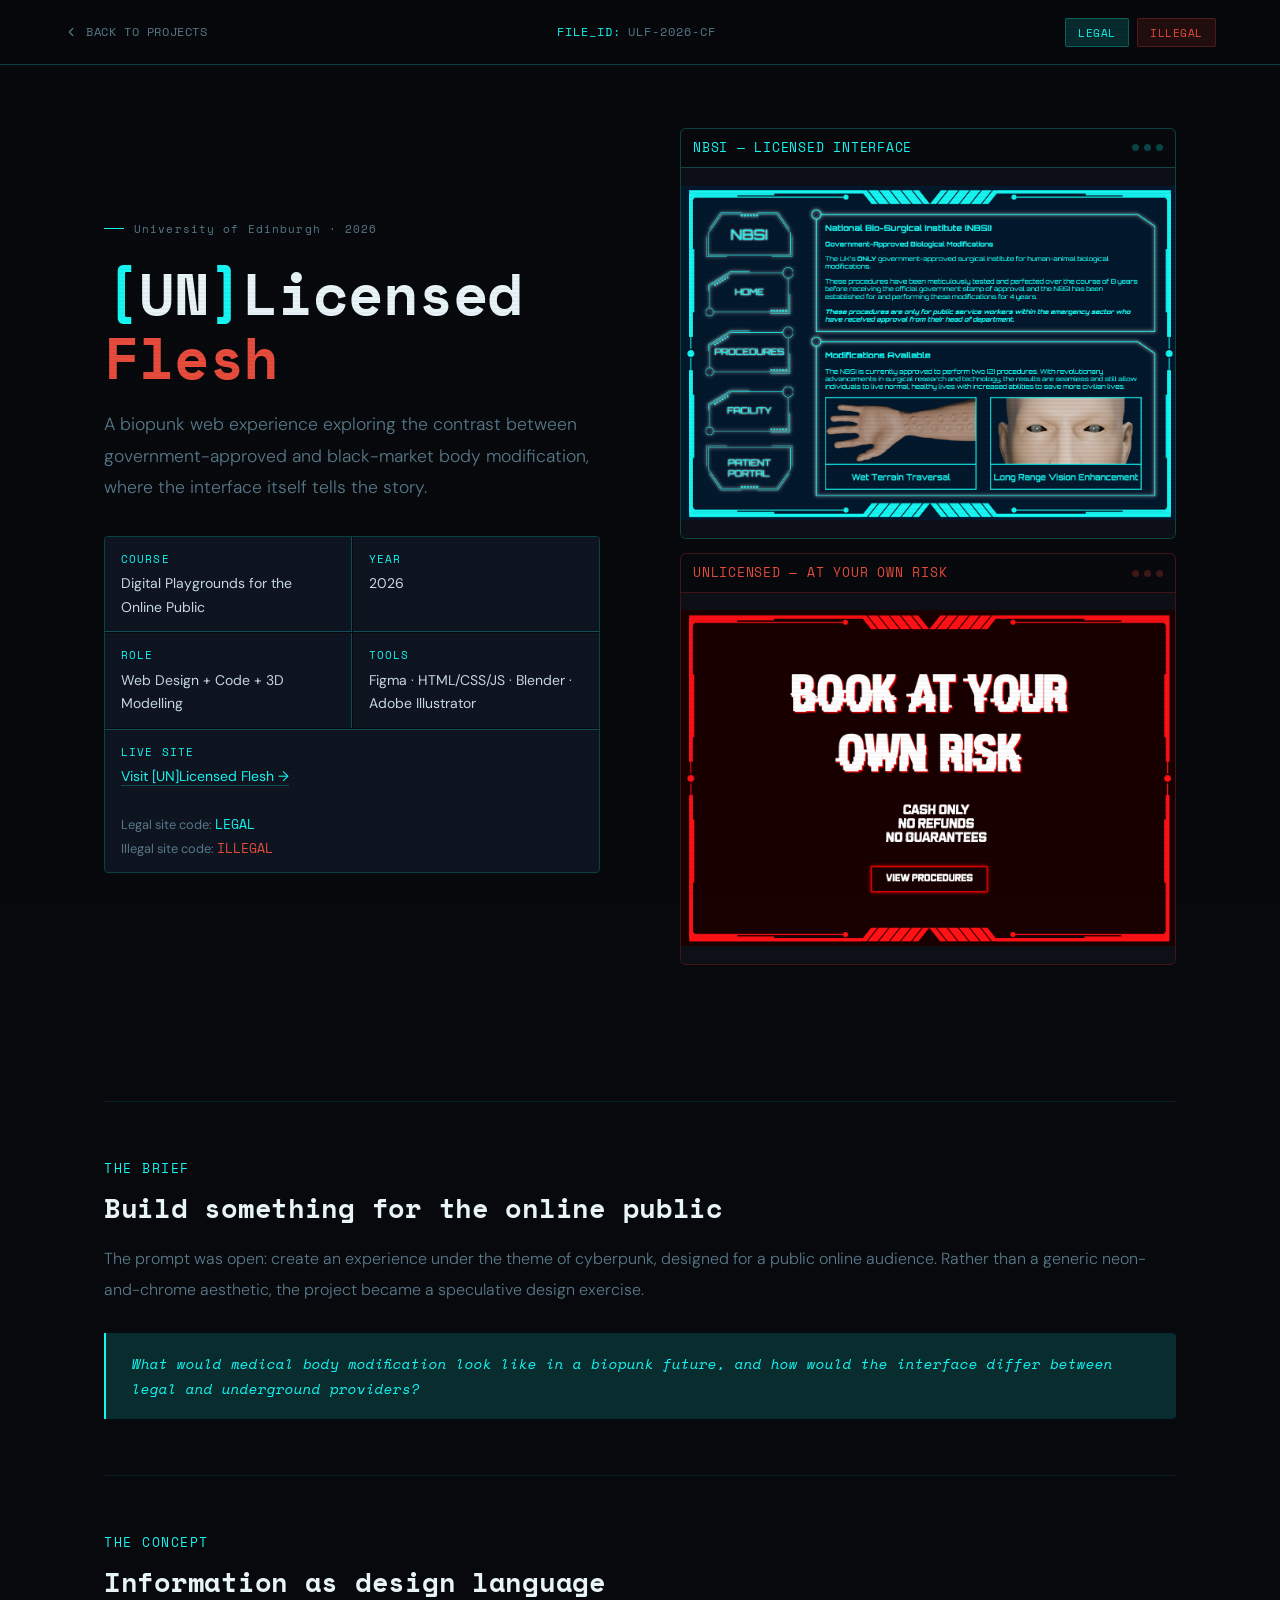
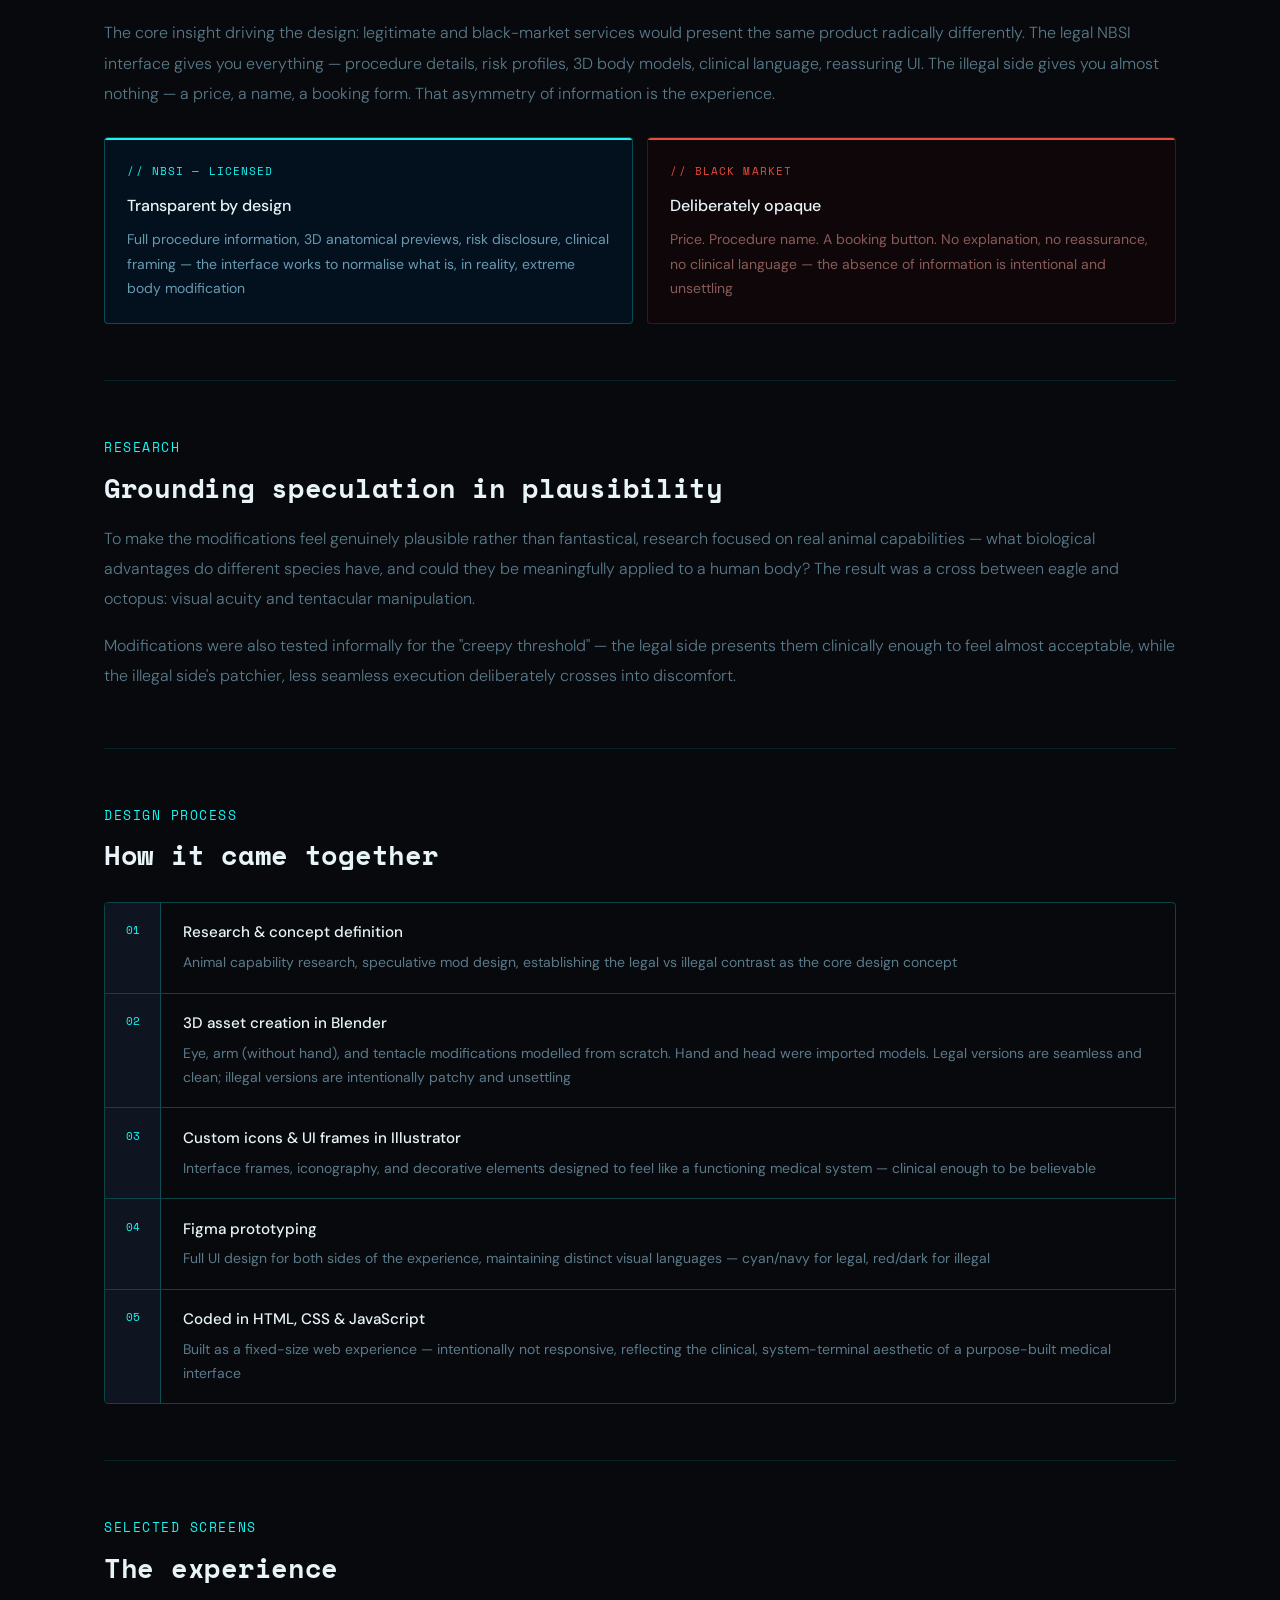
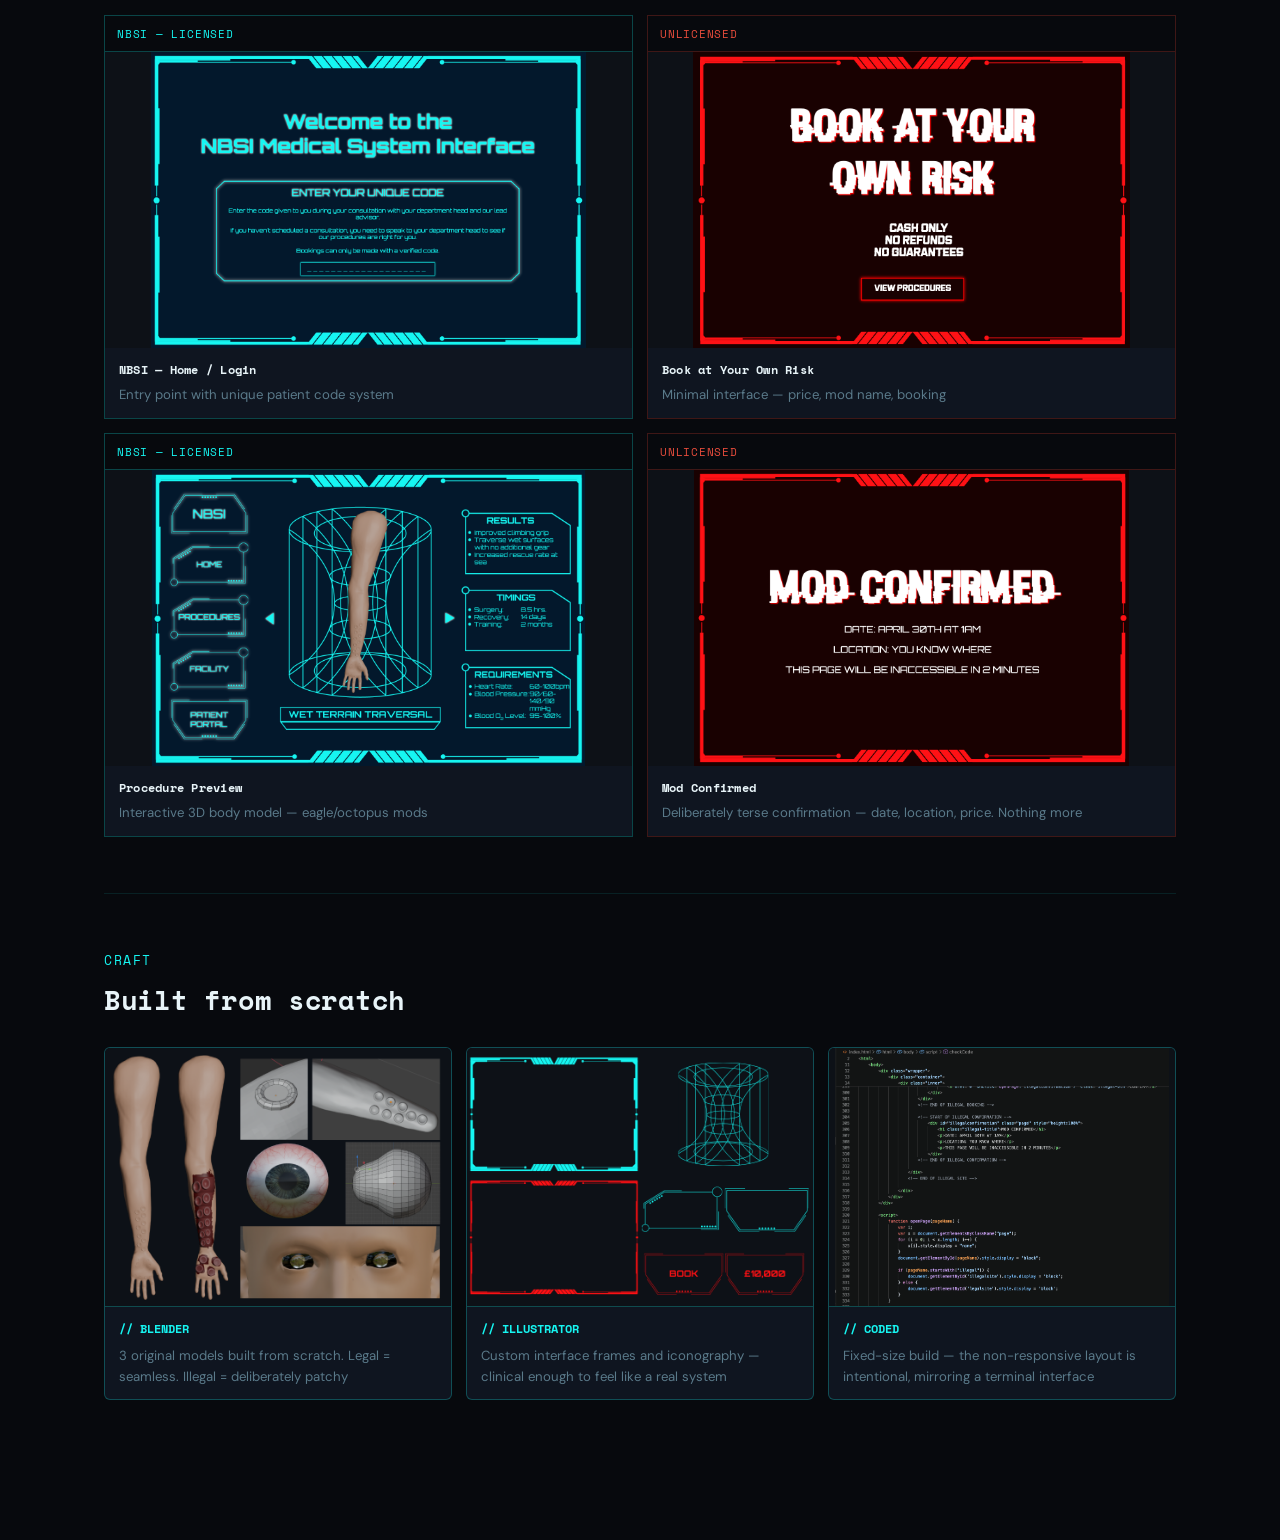
<file: unlicensed.html>
<!DOCTYPE html>
<html lang="en">
<head>
  <meta charset="UTF-8">
  <meta name="viewport" content="width=device-width, initial-scale=1.0">
  <title>[UN]Licensed Flesh — Case Study</title>
  <link href="https://fonts.googleapis.com/css2?family=Space+Mono:ital,wght@0,400;0,700;1,400&family=DM+Sans:wght@300;400;500&display=swap" rel="stylesheet">
  <style>
    *, *::before, *::after { margin: 0; padding: 0; box-sizing: border-box; }

    :root {
      --cyan: #16F6F2;
      --cyan-dim: rgba(22, 246, 242, 0.15);
      --cyan-border: rgba(22, 246, 242, 0.25);
      --red: #c0392b;
      --red-dim: rgba(192, 57, 43, 0.15);
      --red-border: rgba(192, 57, 43, 0.3);
      --bg: #07090d;
      --bg-2: #0d1117;
      --bg-card: #0f1520;
      --text: #c8d8e8;
      --muted: #5a7a8a;
      --white: #e8f4f8;
    }

    html { scroll-behavior: smooth; }

    body {
      font-family: 'DM Sans', sans-serif;
      background: var(--bg);
      color: var(--text);
      line-height: 1.7;
      min-height: 100vh;
    }

    /* scanline overlay */
    body::before {
      content: '';
      position: fixed;
      inset: 0;
      background: repeating-linear-gradient(
        0deg,
        transparent,
        transparent 2px,
        rgba(0,0,0,0.03) 2px,
        rgba(0,0,0,0.03) 4px
      );
      pointer-events: none;
      z-index: 999;
    }

    /* ── NAV ── */
    nav {
      position: fixed;
      top: 0; left: 0; right: 0;
      z-index: 100;
      padding: 1.1rem 5%;
      display: flex;
      align-items: center;
      justify-content: space-between;
      background: rgba(7, 9, 13, 0.92);
      backdrop-filter: blur(12px);
      border-bottom: 1px solid var(--cyan-border);
    }

    .nav-id {
      font-family: 'Space Mono', monospace;
      font-size: 0.75rem;
      color: var(--cyan);
      letter-spacing: 0.08em;
    }
    .nav-id span { color: var(--muted); }

    .back {
      display: flex;
      align-items: center;
      gap: 8px;
      font-family: 'Space Mono', monospace;
      font-size: 0.75rem;
      color: var(--muted);
      text-decoration: none;
      letter-spacing: 0.05em;
      transition: color 0.2s;
    }
    .back:hover { color: var(--cyan); }
    .back svg {
      width: 14px; height: 14px;
      stroke: currentColor; fill: none;
      stroke-width: 2; stroke-linecap: round; stroke-linejoin: round;
    }

    .nav-tags { display: flex; gap: 8px; }

    .tag {
      font-family: 'Space Mono', monospace;
      font-size: 0.7rem;
      padding: 4px 12px;
      border-radius: 2px;
      letter-spacing: 0.05em;
    }
    .tag-cyan { background: var(--cyan-dim); color: var(--cyan); border: 1px solid var(--cyan-border); }
    .tag-red  { background: var(--red-dim);  color: #e74c3c;    border: 1px solid var(--red-border);  }

    /* ── HERO ── */
    .hero {
      padding: 8rem 5% 5rem;
      max-width: 1200px;
      margin: 0 auto;
      display: grid;
      grid-template-columns: 1fr 1fr;
      gap: 5rem;
      align-items: center;
    }

    .file-stamp {
      font-family: 'Space Mono', monospace;
      font-size: 0.7rem;
      color: var(--muted);
      letter-spacing: 0.1em;
      margin-bottom: 1.5rem;
      display: flex;
      align-items: center;
      gap: 10px;
    }
    .file-stamp::before {
      content: '';
      display: block;
      width: 20px; height: 1px;
      background: var(--cyan);
    }

    h1 {
      font-family: 'Space Mono', monospace;
      font-size: clamp(2.4rem, 4.5vw, 4rem);
      line-height: 1.1;
      color: var(--white);
      margin-bottom: 1.25rem;
      letter-spacing: -0.02em;
    }
    h1 .bracket { color: var(--cyan); }
    h1 .red     { color: #e74c3c; }

    .hero-desc {
      font-size: 1.1rem;
      color: var(--muted);
      line-height: 1.8;
      margin-bottom: 2rem;
      font-weight: 300;
    }

    .meta-grid {
      display: grid;
      grid-template-columns: 1fr 1fr;
      gap: 1px;
      border: 1px solid var(--cyan-border);
      border-radius: 4px;
      overflow: hidden;
    }
    .meta-item {
      padding: 12px 16px;
      background: var(--bg-card);
      border-right: 1px solid var(--cyan-border);
      border-bottom: 1px solid var(--cyan-border);
    }
    .meta-item:nth-child(even)      { border-right: none; }
    .meta-item:nth-last-child(-n+3) { border-bottom: none; }

    .meta-label {
      font-family: 'Space Mono', monospace;
      font-size: 0.7rem;
      color: var(--cyan);
      letter-spacing: 0.1em;
      text-transform: uppercase;
      margin-bottom: 4px;
    }
    .meta-val {
      font-size: 0.875rem;
      color: var(--text);
      font-weight: 400;
    }

    /* ── HERO VISUAL — tag sits above image, bg matches site ── */
    .hero-visual {
      display: flex;
      flex-direction: column;
      gap: 14px;
    }

    .screen-frame {
      border-radius: 6px;
      overflow: hidden;
      border: 1px solid var(--cyan-border);
      background: var(--bg); /* matches page bg — no weird box colour */
    }
    .screen-frame.illegal { border-color: var(--red-border); }

    /* tag row sits above the image */
    .screen-frame-header {
      padding: 8px 12px;
      display: flex;
      align-items: center;
      gap: 8px;
      border-bottom: 1px solid var(--cyan-border);
    }
    .screen-frame.illegal .screen-frame-header {
      border-bottom-color: var(--red-border);
    }

    .screen-frame-label {
      font-family: 'Space Mono', monospace;
      font-size: 0.8rem;
      letter-spacing: 0.06em;
    }
    .screen-frame.legal  .screen-frame-label { color: var(--cyan); }
    .screen-frame.illegal .screen-frame-label { color: #e74c3c; }

    /* dot indicators */
    .screen-frame-dots {
      display: flex; gap: 5px; margin-left: auto;
    }
    .screen-frame-dots span {
      width: 7px; height: 7px;
      border-radius: 50%;
    }
    .screen-frame.legal  .screen-frame-dots span { background: var(--cyan-border); }
    .screen-frame.illegal .screen-frame-dots span { background: var(--red-border); }

    .screen-frame-img {
      width: 100%;
      aspect-ratio: 4/3;
      overflow: hidden;
      display: flex;
      align-items: center;
      justify-content: center;
      background: var(--bg-2);
    }
    .screen-frame-img img {
      width: 100%;
      height: 100%;
      object-fit: contain;
      display: block;
    }

    /* ── MAIN ── */
    main {
      max-width: 1200px;
      margin: 0 auto;
      padding: 0 5% 7rem;
    }

    .divider {
      border: none;
      border-top: 1px solid rgba(22, 246, 242, 0.1);
      margin: 3.5rem 0;
      position: relative;
    }
    .divider::after {
      content: attr(data-label);
      position: absolute;
      top: -9px; left: 0;
      font-family: 'Space Mono', monospace;
      font-size: 0.62rem;
      color: var(--cyan);
      background: var(--bg);
      padding-right: 12px;
      letter-spacing: 0.1em;
    }

    .section-label {
      font-family: 'Space Mono', monospace;
      font-size: 0.8rem;
      text-transform: uppercase;
      letter-spacing: 0.12em;
      color: var(--cyan);
      margin-bottom: 0.75rem;
    }

    .section-title {
      font-family: 'Space Mono', monospace;
      font-size: clamp(1.3rem, 2.5vw, 1.7rem);
      color: var(--white);
      margin-bottom: 1.1rem;
      font-weight: 700;
      letter-spacing: -0.01em;
      line-height: 1.3;
    }

    .body-text {
      font-size: 1rem;
      color: var(--muted);
      line-height: 1.9;
      margin-bottom: 1rem;
      font-weight: 300;
    }

    /* ── CONTRAST SPLIT ── */
    .contrast-grid {
      display: grid;
      grid-template-columns: 1fr 1fr;
      gap: 14px;
      margin: 1.75rem 0;
    }
    .contrast-card {
      border-radius: 4px;
      padding: 1.4rem;
      position: relative;
      overflow: hidden;
    }
    .contrast-card.legal   { background: rgba(3,24,44,0.6);  border: 1px solid var(--cyan-border); }
    .contrast-card.illegal { background: rgba(20,5,5,0.6);   border: 1px solid var(--red-border);  }

    .contrast-card::before {
      content: ''; position: absolute;
      top: 0; left: 0; right: 0; height: 2px;
    }
    .contrast-card.legal::before   { background: var(--cyan); }
    .contrast-card.illegal::before { background: #e74c3c; }

    .contrast-tag {
      font-family: 'Space Mono', monospace;
      font-size: 0.7rem;
      letter-spacing: 0.1em;
      margin-bottom: 0.75rem;
      display: block;
    }
    .contrast-card.legal   .contrast-tag { color: var(--cyan); }
    .contrast-card.illegal .contrast-tag { color: #e74c3c; }

    .contrast-card h4 {
      font-size: 1rem;
      font-weight: 500;
      color: var(--white);
      margin-bottom: 0.5rem;
    }
    .contrast-card p        { font-size: 0.875rem; line-height: 1.75; }
    .contrast-card.legal p  { color: #6a9ab0; }
    .contrast-card.illegal p{ color: #8a5a5a; }

    /* ── PROCESS ── */
    .process-list {
      display: flex; flex-direction: column; gap: 0;
      margin: 1.75rem 0;
      border: 1px solid var(--cyan-border);
      border-radius: 4px; overflow: hidden;
    }
    .process-item {
      display: grid;
      grid-template-columns: 56px 1fr;
      border-bottom: 1px solid var(--cyan-border);
    }
    .process-item:last-child { border-bottom: none; }

    .process-num {
      font-family: 'Space Mono', monospace;
      font-size: 0.7rem;
      color: var(--cyan);
      padding: 1.1rem;
      border-right: 1px solid var(--cyan-border);
      display: flex; align-items: flex-start; justify-content: center;
      background: var(--bg-card);
    }
    .process-content { padding: 1.1rem 1.4rem; }
    .process-content h4 {
      font-size: 0.95rem; font-weight: 500;
      color: var(--white); margin-bottom: 5px;
    }
    .process-content p { font-size: 0.875rem; color: var(--muted); line-height: 1.7; }

    /* ── SCREEN GRID ── */
    .screen-grid {
        display: grid;
        grid-template-columns: 1fr 1fr;  /* stack them instead of 2 columns */
        gap: 14px;
        margin: 1.75rem 0;
    }

    .screen-card-img {
        aspect-ratio: 16/7;  /* wider/shorter so the image is bigger horizontally */
    }
    /*.screen-grid {
      display: grid;
      grid-template-columns: 1fr 1fr;
      gap: 14px;
      margin: 1.75rem 0;
    }

    .screen-card {
      border-radius: 6px;
      overflow: hidden;
      background: var(--bg);
    }
    */
    .screen-card.legal   { border: 1px solid var(--cyan-border); }
    .screen-card.illegal { border: 1px solid var(--red-border);  }

    /* tag header above image — same pattern as hero frames */
    .screen-card-header {
      padding: 8px 12px;
      border-bottom: 1px solid var(--cyan-border);
      display: flex;
      align-items: center;
    }
    .screen-card.illegal .screen-card-header { border-bottom-color: var(--red-border); }

    .screen-card-tag {
      font-family: 'Space Mono', monospace;
      font-size: 0.7rem;
      letter-spacing: 0.07em;
    }
    .screen-card.legal   .screen-card-tag { color: var(--cyan); }
    .screen-card.illegal .screen-card-tag { color: #e74c3c;    }

    /* image box — 16:9 so landscape screenshots fit perfectly */
    .screen-card-img {
      width: 100%;
      aspect-ratio: 16/9;
      overflow: hidden;
      background: var(--bg-2);
      display: flex;
      align-items: center;
      justify-content: center;
    }
    .screen-card-img img {
      width: 100%; height: 100%;
      object-fit: contain;
      display: block;
    }

    .screen-card-info {
      padding: 12px 14px;
      background: var(--bg-card);
    }
    .screen-card-info h4 {
      font-family: 'Space Mono', monospace;
      font-size: 0.75rem;
      color: var(--white);
      margin-bottom: 4px;
      letter-spacing: 0.02em;
    }
    .screen-card-info p { font-size: 0.825rem; color: var(--muted); line-height: 1.6; }

    /* ── CRAFT ── */
    .craft-grid {
      display: grid;
      grid-template-columns: repeat(3, 1fr);
      gap: 14px;
      margin: 1.75rem 0;
    }

    .craft-card {
      background: var(--bg-card);
      border: 1px solid var(--cyan-border);
      border-radius: 6px;
      overflow: hidden;
    }

    .craft-img {
      width: 100%;
      aspect-ratio: 4/3;   /* scales with container — no fixed px height */
      overflow: hidden;
      background: var(--bg-2);
      border-bottom: 1px solid var(--cyan-border);
    }
    .craft-img img {
      width: 100%; height: 100%;
      object-fit: contain;
      display: block;
    }

    .craft-info { padding: 12px 14px; }
    .craft-info h4 {
      font-family: 'Space Mono', monospace;
      font-size: 0.75rem;
      color: var(--cyan);
      margin-bottom: 5px;
    }
    .craft-info p { font-size: 0.825rem; color: var(--muted); line-height: 1.6; }

    /* ── HIGHLIGHT QUOTE ── */
    .highlight {
      border-left: 2px solid var(--cyan);
      padding: 1.1rem 1.6rem;
      margin: 1.75rem 0;
      background: var(--cyan-dim);
      border-radius: 0 4px 4px 0;
    }
    .highlight p {
      font-family: 'Space Mono', monospace;
      font-size: 0.9rem;
      color: var(--cyan);
      line-height: 1.75;
      font-style: italic;
    }

    /* ── GLITCH ── */
    @keyframes glitch {
      0%, 100% { text-shadow: none; transform: none; }
      92%       { text-shadow: none; transform: none; }
      93%       { text-shadow: -2px 0 #e74c3c; transform: translateX(2px); }
      94%       { text-shadow: 2px 0 var(--cyan); transform: translateX(-2px); }
      95%       { text-shadow: none; transform: none; }
    }
    h1 { animation: glitch 6s infinite; }

    @keyframes fadeUp {
      from { opacity: 0; transform: translateY(16px); }
      to   { opacity: 1; transform: translateY(0); }
    }
    .hero-text    { animation: fadeUp 0.5s ease both; }
    .hero-visual  { animation: fadeUp 0.5s ease 0.15s both; }

    /* ── RESPONSIVE ── */
    @media (max-width: 900px) {
      .hero { grid-template-columns: 1fr; gap: 3rem; padding-top: 7rem; }
    }
    @media (max-width: 768px) {
      .contrast-grid { grid-template-columns: 1fr; }
      .craft-grid    { grid-template-columns: 1fr 1fr; }
      nav .nav-tags  { display: none; }
    }
    @media (max-width: 480px) {
      .screen-grid { grid-template-columns: 1fr; }
      .craft-grid  { grid-template-columns: 1fr; }
      .meta-grid   { grid-template-columns: 1fr; }
    }
  </style>
</head>
<body>

  <!-- NAV -->
  <nav>
    <a href="index.html" class="back">
      <svg viewBox="0 0 24 24"><polyline points="15 18 9 12 15 6"/></svg>
      BACK TO PROJECTS
    </a>
    <div class="nav-id">FILE_ID: <span>ULF-2026-CF</span></div>
    <div class="nav-tags">
      <span class="tag tag-cyan">LEGAL</span>
      <span class="tag tag-red">ILLEGAL</span>
    </div>
  </nav>

  <!-- HERO -->
  <section class="hero">
    <div class="hero-text">
      <div class="file-stamp">University of Edinburgh · 2026</div>
      <h1>
        <span class="bracket">[</span>UN<span class="bracket">]</span>Licensed<br>
        <span class="red">Flesh</span>
      </h1>
      <p class="hero-desc">A biopunk web experience exploring the contrast between government-approved and black-market body modification, where the interface itself tells the story.</p>
      <div class="meta-grid">
        <div class="meta-item">
          <div class="meta-label">Course</div>
          <div class="meta-val">Digital Playgrounds for the Online Public</div>
        </div>
        <div class="meta-item">
          <div class="meta-label">Year</div>
          <div class="meta-val">2026</div>
        </div>
        <div class="meta-item">
          <div class="meta-label">Role</div>
          <div class="meta-val"> Web Design + Code + 3D Modelling</div>
        </div>
        <div class="meta-item">
          <div class="meta-label">Tools</div>
          <div class="meta-val">Figma · HTML/CSS/JS · Blender · Adobe Illustrator</div>
        </div>
        <div class="meta-item" style="grid-column: 1 / -1; border-top: 1px solid var(--cyan-border); border-right: none;">  <!-- ← spans full width -->
            <div class="meta-label">Live Site</div>
            <div class="meta-val">
                <a href="https://cheriefrancis.github.io/unlicensedflesh/#" target="_blank" style="color: var(--cyan); text-decoration: none; border-bottom: 1px solid var(--cyan-border);">Visit [UN]Licensed Flesh →</a>
                <br><br>
                <span style="color: var(--muted); font-size: 0.8rem;">Legal site code: <span style="color: var(--cyan); font-family: 'Space Mono', monospace;">LEGAL</span></span>
                <br>
                <span style="color: var(--muted); font-size: 0.8rem;">Illegal site code: <span style="color: #e74c3c; font-family: 'Space Mono', monospace;">ILLEGAL</span></span>
            </div>
        </div>
      </div>
    </div>

    <div class="hero-visual">
      <!-- LEGAL frame -->
      <div class="screen-frame legal">
        <div class="screen-frame-header">
          <span class="screen-frame-label">NBSI — LICENSED INTERFACE</span>
          <div class="screen-frame-dots"><span></span><span></span><span></span></div>
        </div>
        <div class="screen-frame-img">
          <img src="legal-hero.png" alt="Legal NBSI interface">
        </div>
      </div>
      <!-- ILLEGAL frame -->
      <div class="screen-frame illegal">
        <div class="screen-frame-header">
          <span class="screen-frame-label">UNLICENSED — AT YOUR OWN RISK</span>
          <div class="screen-frame-dots"><span></span><span></span><span></span></div>
        </div>
        <div class="screen-frame-img">
          <img src="illegal-hero.png" alt="Illegal black market interface">
        </div>
      </div>
    </div>
  </section>

  <!-- MAIN -->
  <main>

    <hr class="divider" data-label="// BRIEF">
    <p class="section-label">The brief</p>
    <p class="section-title">Build something for the online public</p>
    <p class="body-text">The prompt was open: create an experience under the theme of cyberpunk, designed for a public online audience. Rather than a generic neon-and-chrome aesthetic, the project became a speculative design exercise.</p>

    <div class="highlight">
      <p>What would medical body modification look like in a biopunk future, and how would the interface differ between legal and underground providers?</p>
    </div>

    <hr class="divider" data-label="// CONCEPT">
    <p class="section-label">The concept</p>
    <p class="section-title">Information as design language</p>
    <p class="body-text">The core insight driving the design: legitimate and black-market services would present the same product radically differently. The legal NBSI interface gives you everything — procedure details, risk profiles, 3D body models, clinical language, reassuring UI. The illegal side gives you almost nothing — a price, a name, a booking form. That asymmetry of information is the experience.</p>

    <div class="contrast-grid">
      <div class="contrast-card legal">
        <span class="contrast-tag">// NBSI — LICENSED</span>
        <h4>Transparent by design</h4>
        <p>Full procedure information, 3D anatomical previews, risk disclosure, clinical framing — the interface works to normalise what is, in reality, extreme body modification</p>
      </div>
      <div class="contrast-card illegal">
        <span class="contrast-tag">// BLACK MARKET</span>
        <h4>Deliberately opaque</h4>
        <p>Price. Procedure name. A booking button. No explanation, no reassurance, no clinical language — the absence of information is intentional and unsettling</p>
      </div>
    </div>

    <hr class="divider" data-label="// RESEARCH">
    <p class="section-label">Research</p>
    <p class="section-title">Grounding speculation in plausibility</p>
    <p class="body-text">To make the modifications feel genuinely plausible rather than fantastical, research focused on real animal capabilities — what biological advantages do different species have, and could they be meaningfully applied to a human body? The result was a cross between eagle and octopus: visual acuity and tentacular manipulation.</p>
    <p class="body-text">Modifications were also tested informally for the "creepy threshold" — the legal side presents them clinically enough to feel almost acceptable, while the illegal side's patchier, less seamless execution deliberately crosses into discomfort.</p>

    <hr class="divider" data-label="// PROCESS">
    <p class="section-label">Design process</p>
    <p class="section-title">How it came together</p>

    <div class="process-list">
      <div class="process-item">
        <span class="process-num">01</span>
        <div class="process-content">
          <h4>Research &amp; concept definition</h4>
          <p>Animal capability research, speculative mod design, establishing the legal vs illegal contrast as the core design concept</p>
        </div>
      </div>
      <div class="process-item">
        <span class="process-num">02</span>
        <div class="process-content">
          <h4>3D asset creation in Blender</h4>
          <p>Eye, arm (without hand), and tentacle modifications modelled from scratch. Hand and head were imported models. Legal versions are seamless and clean; illegal versions are intentionally patchy and unsettling</p>
        </div>
      </div>
      <div class="process-item">
        <span class="process-num">03</span>
        <div class="process-content">
          <h4>Custom icons &amp; UI frames in Illustrator</h4>
          <p>Interface frames, iconography, and decorative elements designed to feel like a functioning medical system — clinical enough to be believable</p>
        </div>
      </div>
      <div class="process-item">
        <span class="process-num">04</span>
        <div class="process-content">
          <h4>Figma prototyping</h4>
          <p>Full UI design for both sides of the experience, maintaining distinct visual languages — cyan/navy for legal, red/dark for illegal</p>
        </div>
      </div>
      <div class="process-item">
        <span class="process-num">05</span>
        <div class="process-content">
          <h4>Coded in HTML, CSS &amp; JavaScript</h4>
          <p>Built as a fixed-size web experience — intentionally not responsive, reflecting the clinical, system-terminal aesthetic of a purpose-built medical interface</p>
        </div>
      </div>
    </div>

    <hr class="divider" data-label="// SCREENS">
    <p class="section-label">Selected screens</p>
    <p class="section-title">The experience</p>

    <div class="screen-grid">
      <div class="screen-card legal">
        <div class="screen-card-header">
          <span class="screen-card-tag">NBSI — LICENSED</span>
        </div>
        <div class="screen-card-img">
          <img src="screen-legal-home.png" alt="NBSI home screen">
        </div>
        <div class="screen-card-info">
          <h4>NBSI — Home / Login</h4>
          <p>Entry point with unique patient code system</p>
        </div>
      </div>

      <div class="screen-card illegal">
        <div class="screen-card-header">
          <span class="screen-card-tag">UNLICENSED</span>
        </div>
        <div class="screen-card-img">
          <img src="illegal-hero.png" alt="Illegal home screen">
        </div>
        <div class="screen-card-info">
          <h4>Book at Your Own Risk</h4>
          <p>Minimal interface — price, mod name, booking</p>
        </div>
      </div>

      <div class="screen-card legal">
        <div class="screen-card-header">
          <span class="screen-card-tag">NBSI — LICENSED</span>
        </div>
        <div class="screen-card-img">
          <img src="screen-mod1.png" alt="3D procedure preview">
        </div>
        <div class="screen-card-info">
          <h4>Procedure Preview</h4>
          <p>Interactive 3D body model — eagle/octopus mods</p>
        </div>
      </div>

      <div class="screen-card illegal">
        <div class="screen-card-header">
          <span class="screen-card-tag">UNLICENSED</span>
        </div>
        <div class="screen-card-img">
          <img src="screen-mod-confirmed.png" alt="Mod confirmed screen">
        </div>
        <div class="screen-card-info">
          <h4>Mod Confirmed</h4>
          <p>Deliberately terse confirmation — date, location, price. Nothing more</p>
        </div>
      </div>
    </div>

    <hr class="divider" data-label="// CRAFT">
    <p class="section-label">Craft</p>
    <p class="section-title">Built from scratch</p>

    <div class="craft-grid">
      <div class="craft-card">
        <div class="craft-img">
          <img src="blender-models.png" alt="Blender 3D models">
        </div>
        <div class="craft-info">
          <h4>// BLENDER</h4>
          <p>3 original models built from scratch. Legal = seamless. Illegal = deliberately patchy</p>
        </div>
      </div>
      <div class="craft-card">
        <div class="craft-img">
          <img src="unlicensed-illustrator.png" alt="Illustrator UI frames">
        </div>
        <div class="craft-info">
          <h4>// ILLUSTRATOR</h4>
          <p>Custom interface frames and iconography — clinical enough to feel like a real system</p>
        </div>
      </div>
      <div class="craft-card">
        <div class="craft-img">
          <img src="unlicensed-code.png" alt="Code screenshot">
        </div>
        <div class="craft-info">
          <h4>// CODED</h4>
          <p>Fixed-size build — the non-responsive layout is intentional, mirroring a terminal interface</p>
        </div>
      </div>
    </div>

  </main>

</body>
</html>
</file>
